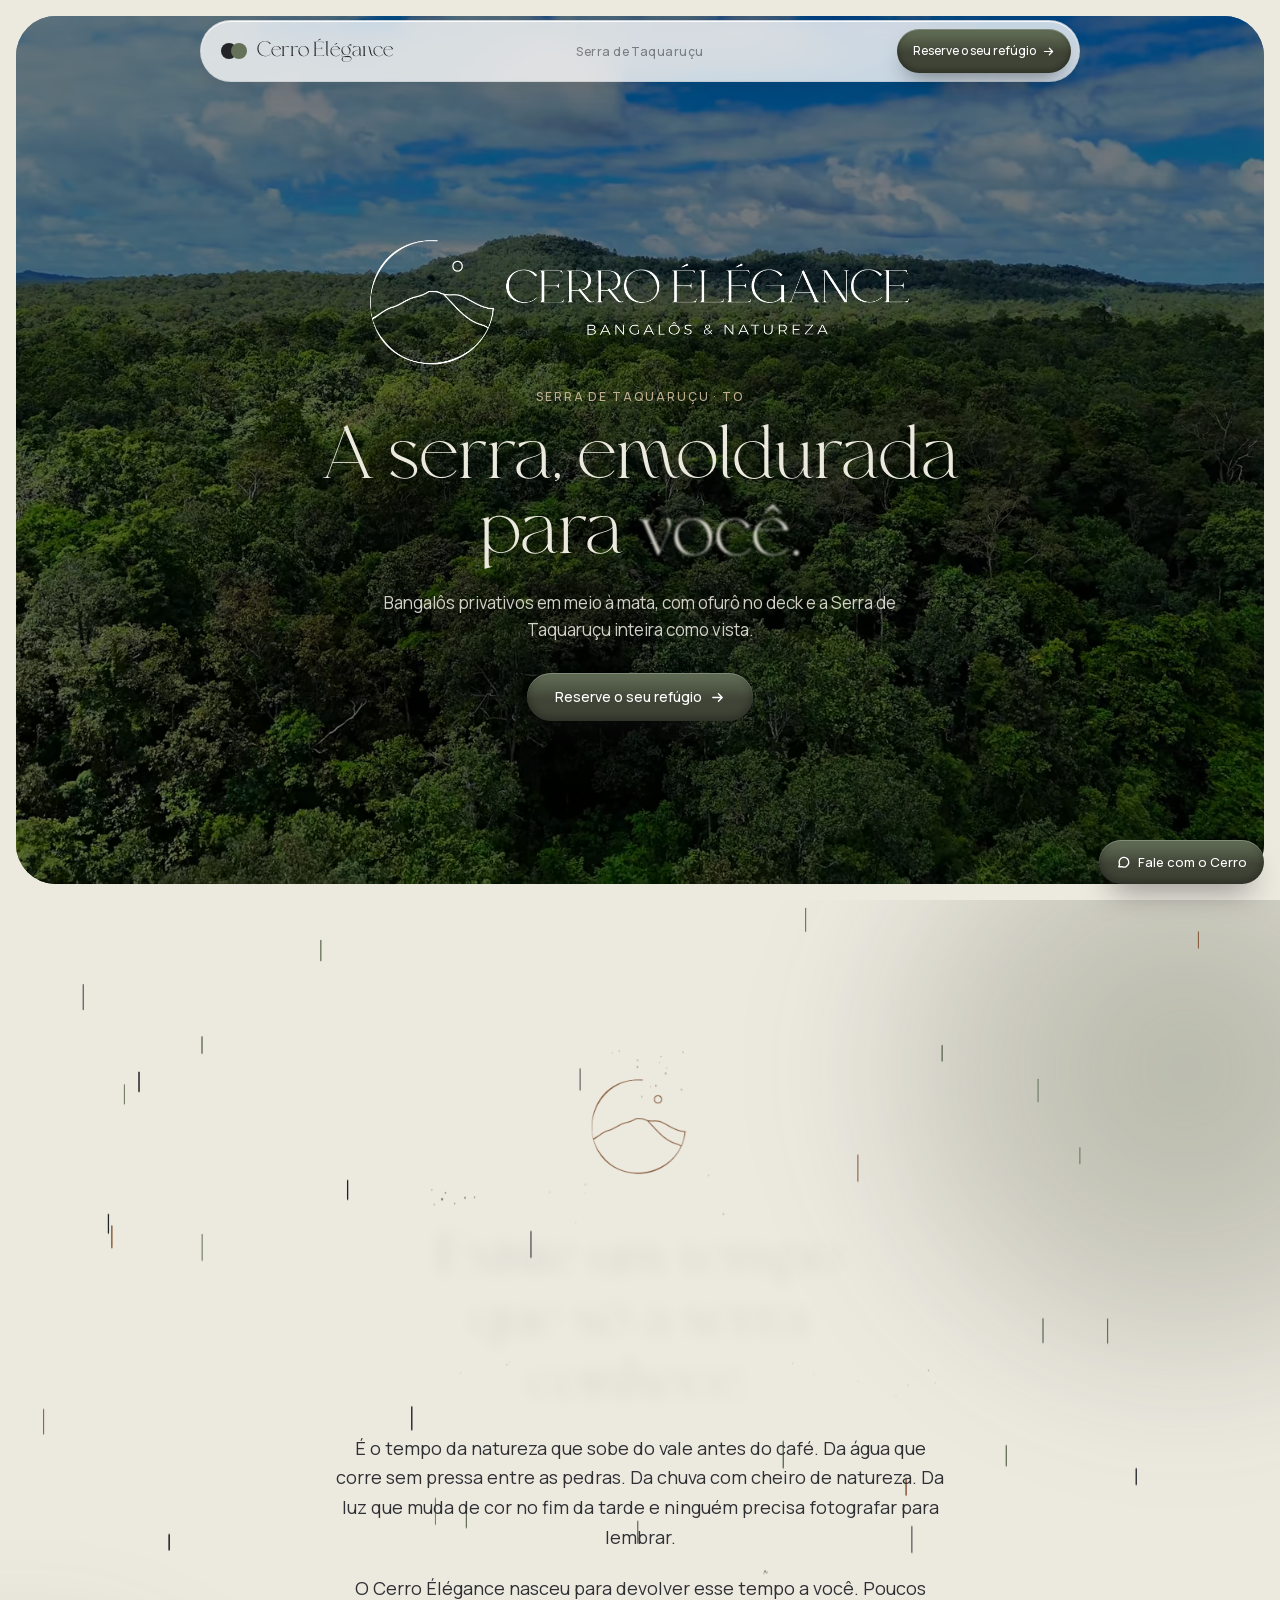
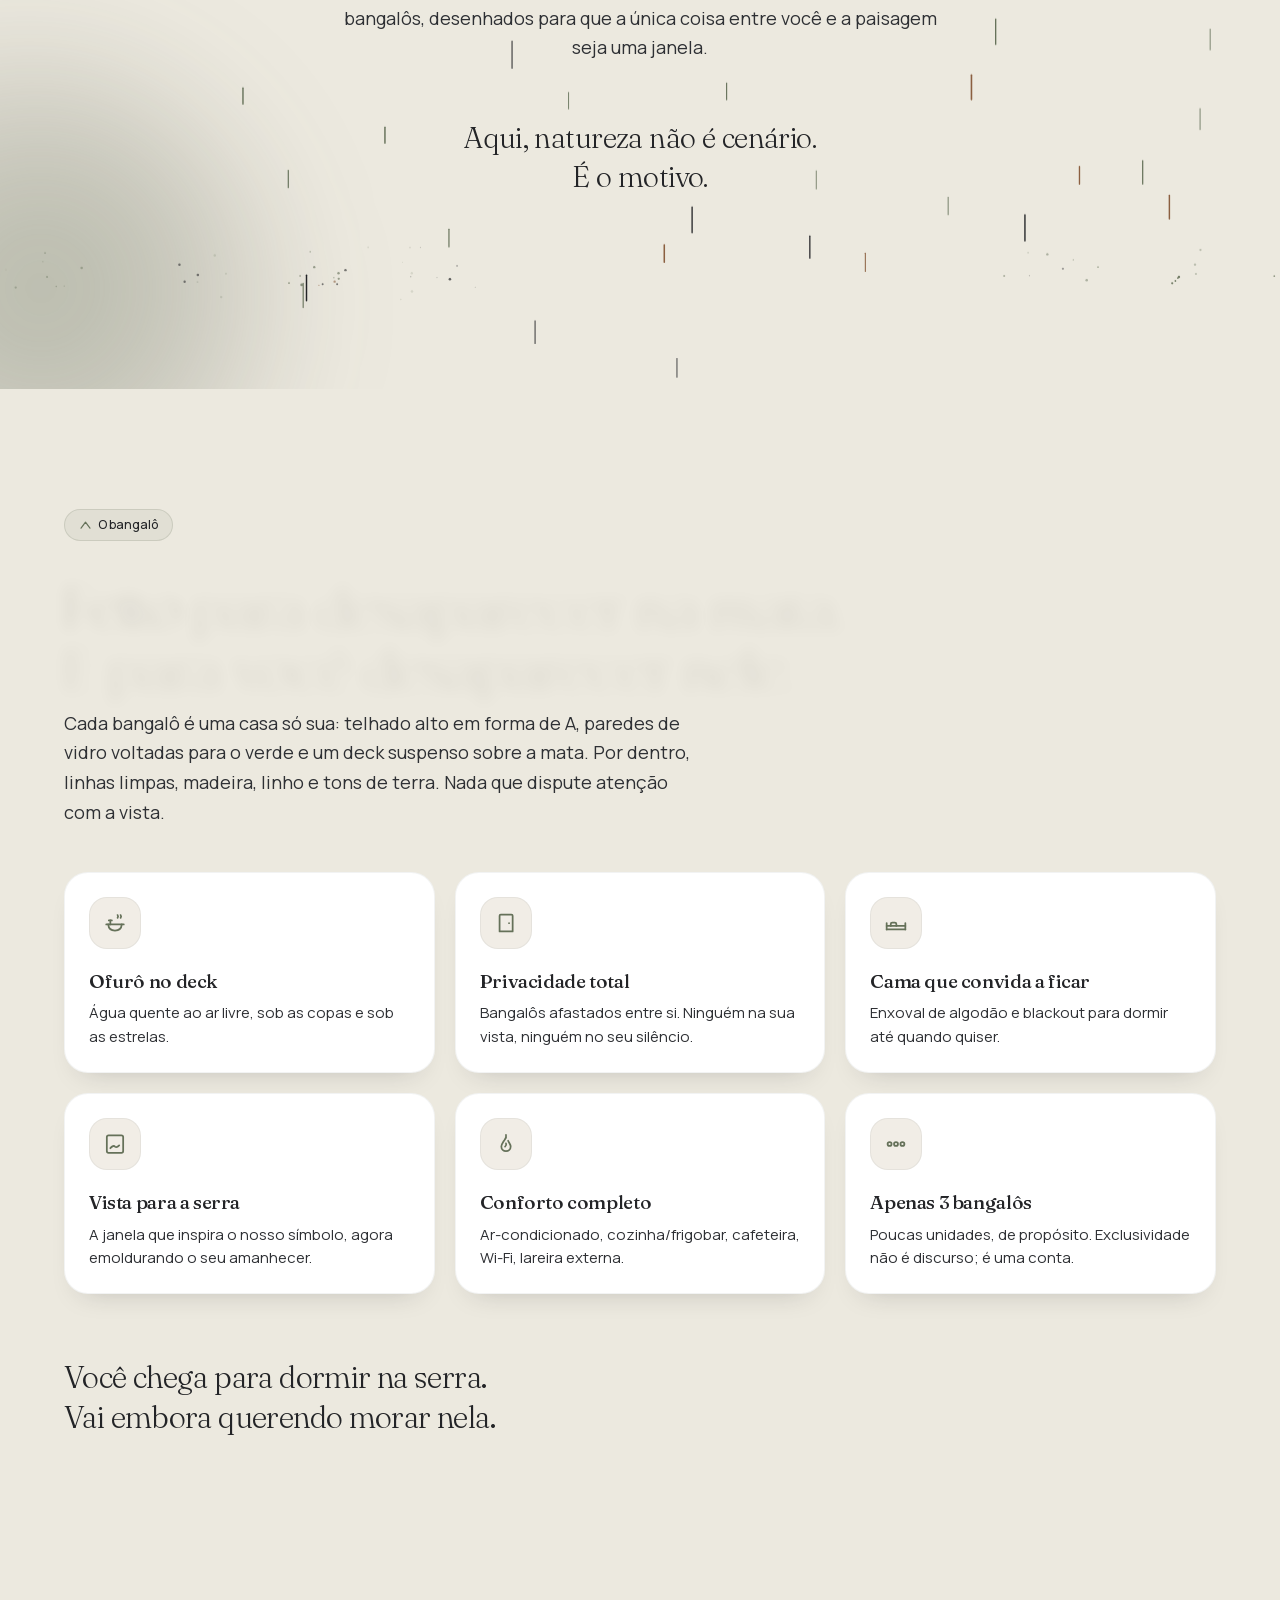
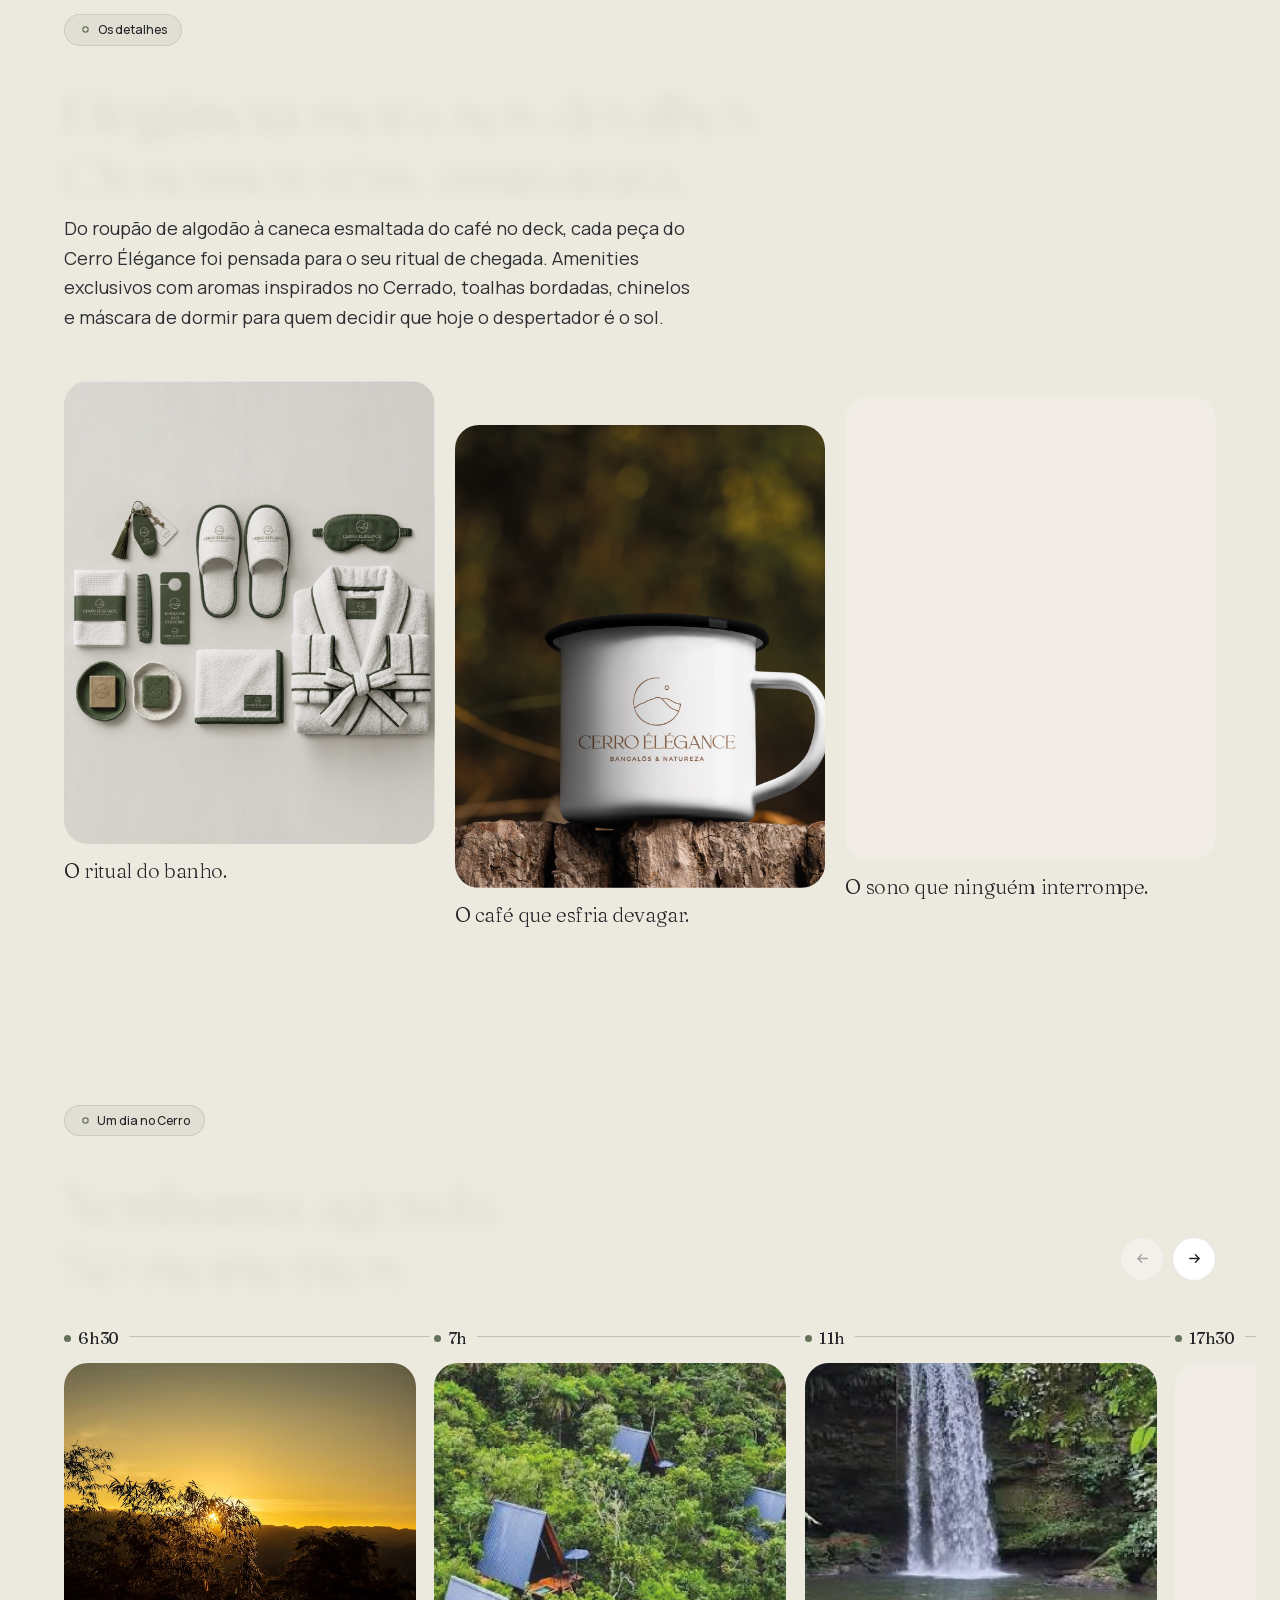
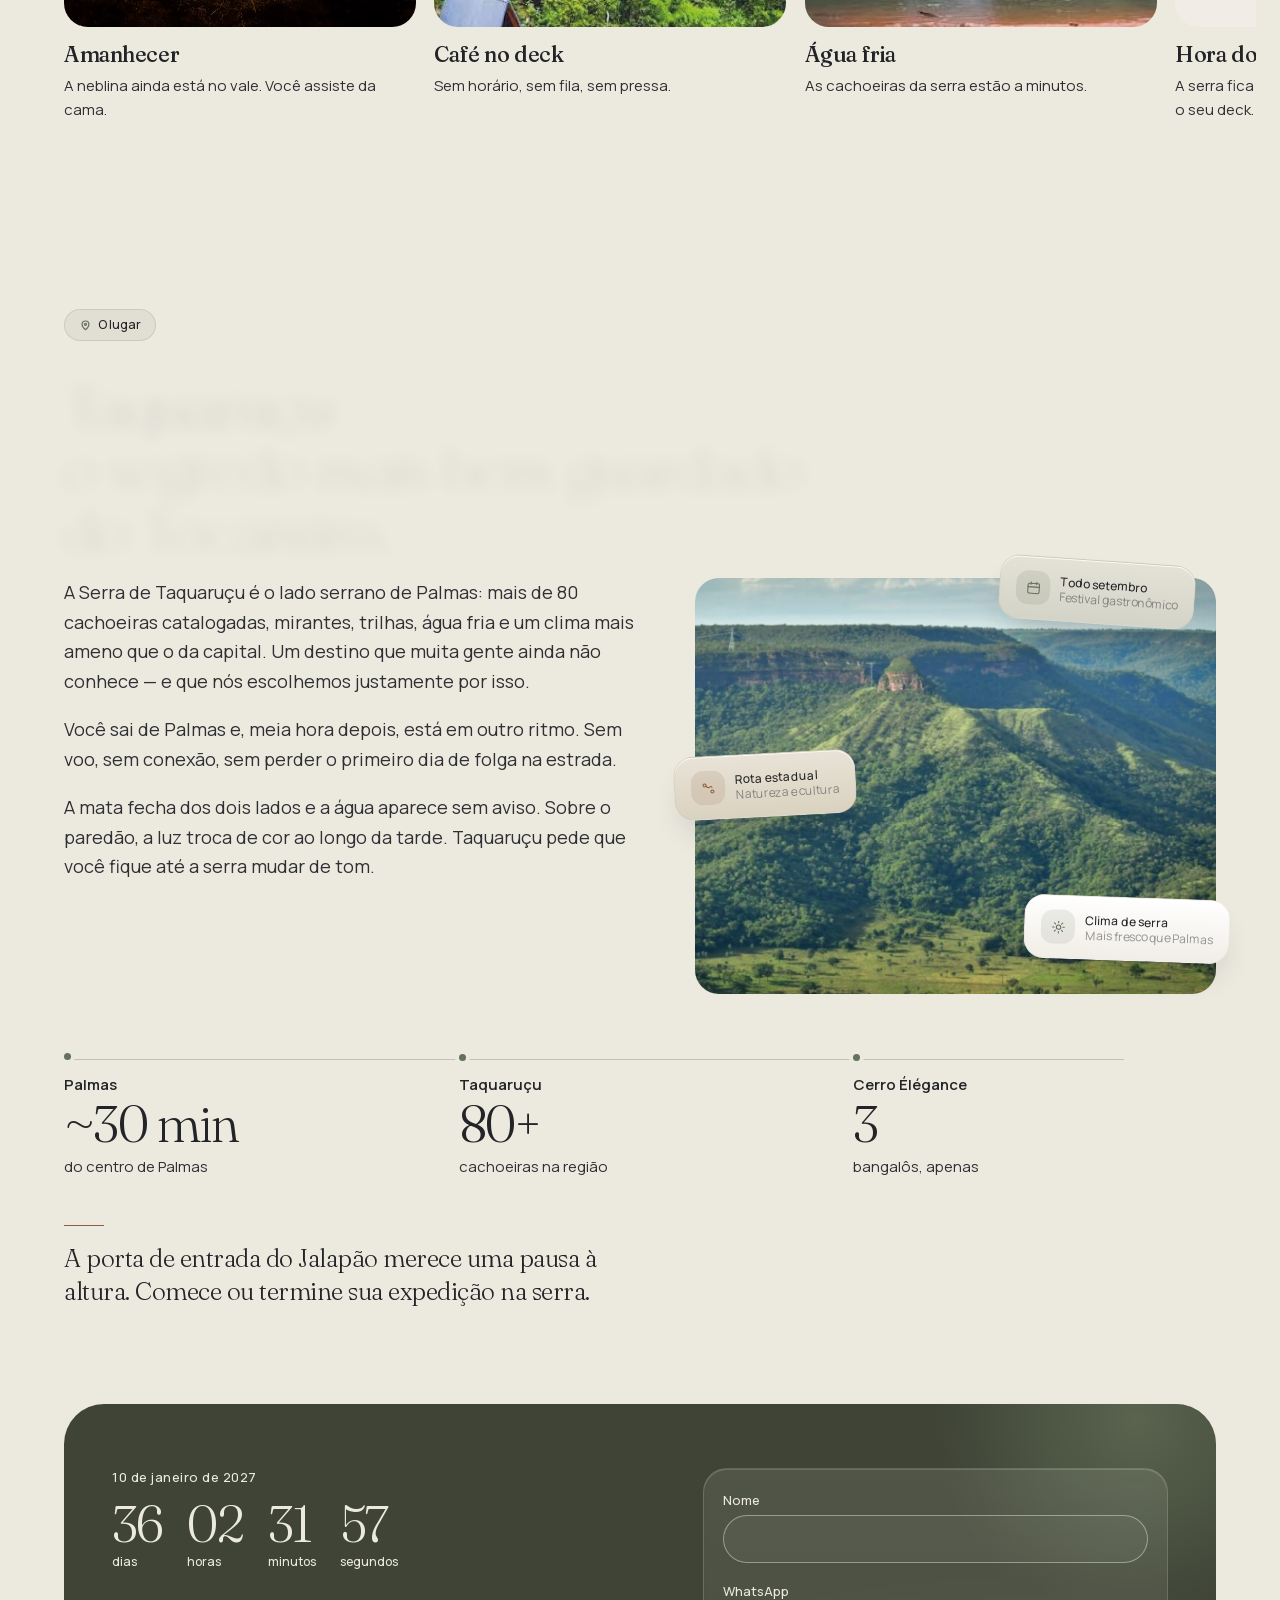
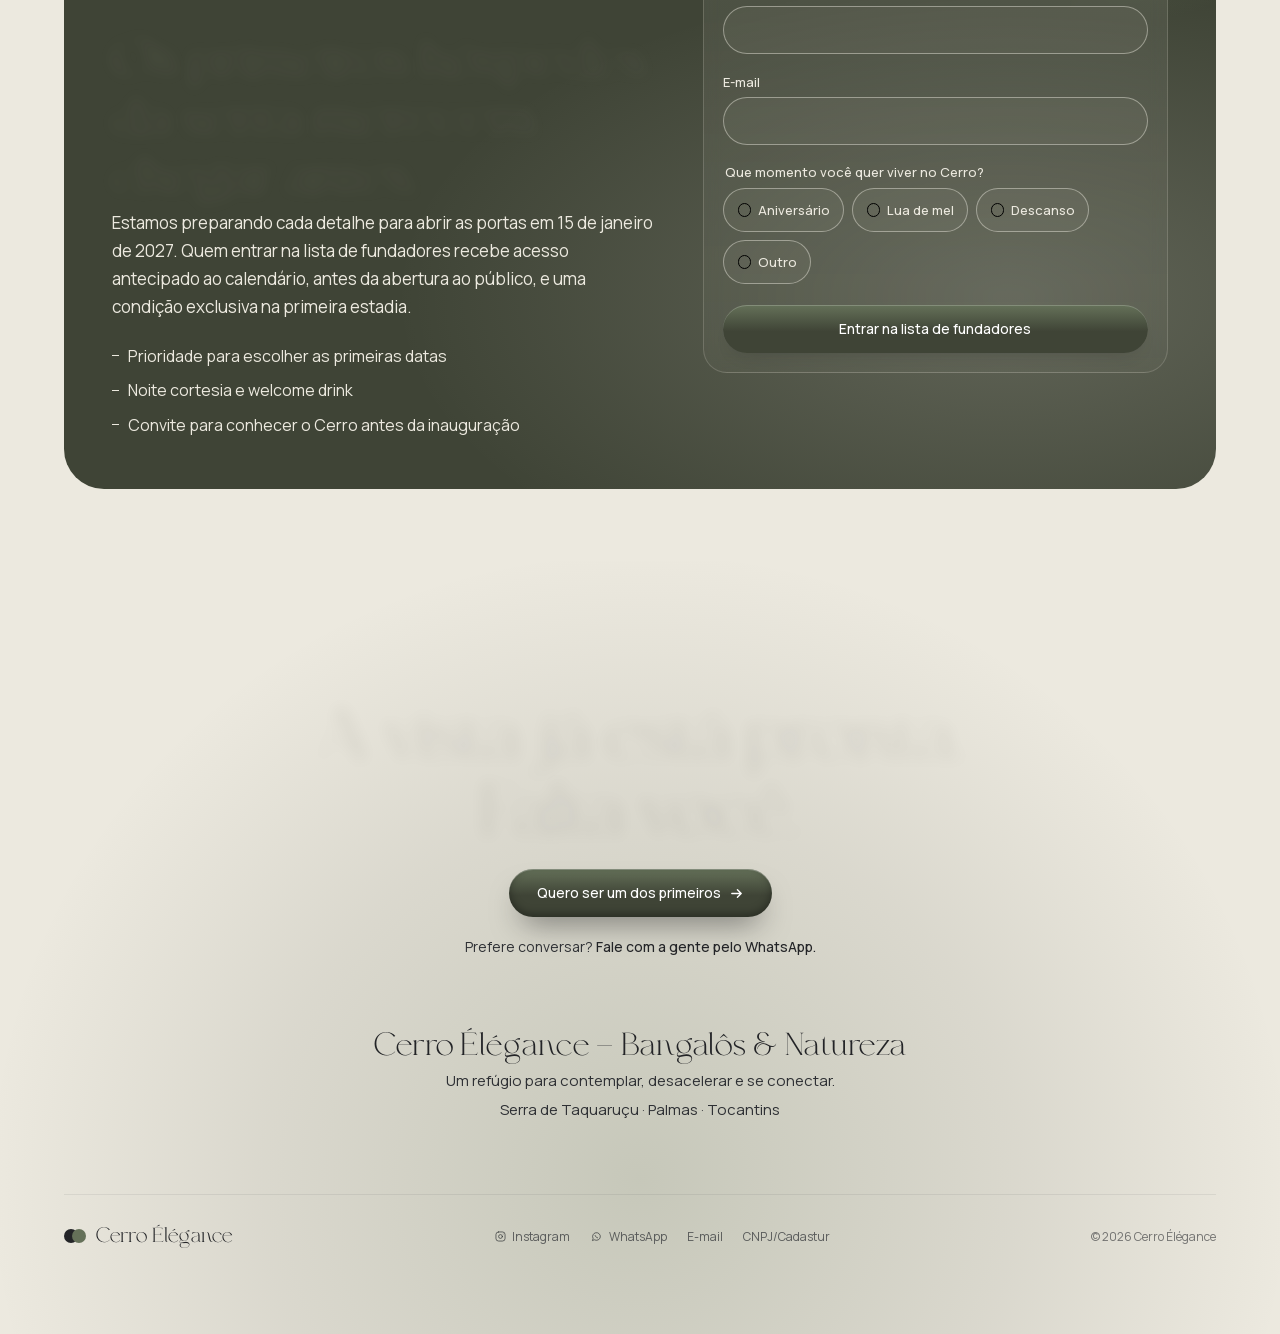
<file: index.html>
<!DOCTYPE html>
<html lang="pt-BR">
<head>
  <meta charset="utf-8">
  <meta name="viewport" content="width=device-width, initial-scale=1">
  <title>Cerro Élégance — A serra, emoldurada para você</title>
  <meta name="description" content="Bangalôs privativos em meio à mata, com ofurô no deck e a Serra de Taquaruçu inteira como vista.">
  <meta name="theme-color" content="#ECE9DF">
  <meta property="og:title" content="Cerro Élégance — A serra, emoldurada para você">
  <meta property="og:description" content="Bangalôs privativos em meio à mata, com ofurô no deck e a Serra de Taquaruçu inteira como vista.">
  <meta property="og:type" content="website">
  <meta property="og:image" content="assets/hero/og-cerro.jpg">
  <meta property="og:image:type" content="image/jpeg">
  <meta property="og:image:width" content="1280">
  <meta property="og:image:height" content="720">
  <meta property="og:image:alt" content="Cerro Élégance sobre a Serra de Taquaruçu">
  <meta name="twitter:card" content="summary_large_image">
  <meta name="twitter:image" content="assets/hero/og-cerro.jpg">
  <link rel="stylesheet" href="design-system/tokens.css">
  <link rel="stylesheet" href="design-system/assets/overview/assets/fonts.googleapis.com/css2__qf7d38554.css">
  <link rel="stylesheet" href="design-system/assets/overview/assets/fonts.googleapis.com/css2__qed4d15e6.css">
  <link rel="stylesheet" href="design-system/assets/overview/assets/fonts.googleapis.com/css2__q409fcde3.css">
  <link rel="stylesheet" href="css/styles.css">
</head>
<body>
  <a class="skip" href="#conteudo">Ir para o conteúdo</a>

  <header id="nav" class="nav">
    <div id="navCapsule" class="nav-capsule">
      <a class="brand" href="#topo">
        <span class="brand-mark" aria-hidden="true">
          <span></span>
          <span></span>
        </span>
        <span class="brand-name">Cerro Élégance</span>
      </a>
      <p class="nav-place">Serra de Taquaruçu</p>
      <a class="btn nav-cta" href="#reserva">
        Reserve o seu refúgio
        <svg viewBox="0 0 16 16" width="13" height="13" aria-hidden="true">
          <path d="M3 8h10M9 4l4 4-4 4" fill="none" stroke="currentColor" stroke-width="1.5" stroke-linecap="round" stroke-linejoin="round"/>
        </svg>
      </a>
    </div>
  </header>

  <div class="frame">
    <div class="shell">
      <section class="hero" id="topo" aria-label="Cerro Élégance">
        <div class="hero-media">
          <video class="hero-video" autoplay muted loop playsinline preload="auto"
                 poster="assets/hero/hero-floresta-poster.webp"
                 aria-hidden="true">
            <source src="assets/hero/hero-floresta.webm" type='video/webm; codecs="av01.0.08M.10"'>
            <source src="assets/hero/hero-floresta.mp4" type="video/mp4">
          </video>
          <div class="hero-veil" aria-hidden="true"></div>
        </div>

        <div class="hero-copy" id="conteudo">
          <img class="hero-logo" src="assets/brand/logo-branca.png" width="1024" height="247" alt="Cerro Élégance. Bangalôs e natureza.">
          <p class="eyebrow">Serra de Taquaruçu · TO</p>
          <h1 class="scroll-reveal">A serra, emoldurada para você.</h1>
          <p class="lead">Bangalôs privativos em meio à mata, com ofurô no deck e a Serra de Taquaruçu inteira como vista.</p>
          <a class="btn" id="reserva" href="#reserva">
            Reserve o seu refúgio
            <svg viewBox="0 0 16 16" width="15" height="15" aria-hidden="true">
              <path d="M3 8h10M9 4l4 4-4 4" fill="none" stroke="currentColor" stroke-width="1.5" stroke-linecap="round" stroke-linejoin="round"/>
            </svg>
          </a>
        </div>
      </section>
    </div>
  </div>

  <section class="tempo" id="tempo" aria-labelledby="tempo-title">
    <div class="tempo-bloom tempo-bloom-a" data-bloom aria-hidden="true"></div>
    <div class="tempo-bloom tempo-bloom-b" data-bloom aria-hidden="true"></div>
    <canvas class="tempo-rain" id="tempoRain" aria-hidden="true"></canvas>
    <div class="tempo-copy">
      <img class="tempo-mark" src="assets/brand/simbolo.png" width="248" height="246" alt="" data-rise>
      <h2 id="tempo-title" class="scroll-reveal" data-rise>Existe um tempo que só a serra conhece.</h2>
      <p data-rise>É o tempo da natureza que sobe do vale antes do café. Da água que corre sem pressa entre as pedras. Da chuva com cheiro de natureza. Da luz que muda de cor no fim da tarde e ninguém precisa fotografar para lembrar.</p>
      <p data-rise>O Cerro Élégance nasceu para devolver esse tempo a você. Poucos bangalôs, desenhados para que a única coisa entre você e a paisagem seja uma janela.</p>
      <p class="tempo-close" data-rise>Aqui, natureza não é cenário.<br>É o motivo.</p>
    </div>
  </section>

  <section class="bangalo" id="bangalo" aria-labelledby="bangalo-title" data-reveal>
    <div class="bangalo-inner">
      <p class="bangalo-kicker">
        <svg viewBox="0 0 16 16" width="13" height="13" aria-hidden="true">
          <path d="M2.5 12.5 8 5.2l5.5 7.3" fill="none" stroke="currentColor" stroke-width="1.5" stroke-linecap="round" stroke-linejoin="round"/>
        </svg>
        O bangalô
      </p>
      <h2 id="bangalo-title" class="scroll-reveal">Feito para desaparecer na mata.<br class="bangalo-break"> E para você desaparecer nele.</h2>
      <p class="bangalo-lead">Cada bangalô é uma casa só sua: telhado alto em forma de A, paredes de vidro voltadas para o verde e um deck suspenso sobre a mata. Por dentro, linhas limpas, madeira, linho e tons de terra. Nada que dispute atenção com a vista.</p>
      <ul class="bangalo-grid">
        <li>
          <span class="bangalo-icon" aria-hidden="true">
            <svg viewBox="0 0 24 24" width="28" height="28">
              <path d="M4.5 13.2h15"/>
              <path d="M6.2 13.2c.3 3.5 2.6 5.3 5.8 5.3s5.5-1.8 5.8-5.3"/>
              <path d="M8 13.2V9.8"/>
              <path d="M6.7 9.8h2.6"/>
              <path d="M14.2 7.6c.6-.8.6-1.6 0-2.4"/>
              <path d="M16.8 7.6c.6-.8.6-1.6 0-2.4"/>
            </svg>
          </span>
          <h3>Ofurô no deck</h3>
          <p>Água quente ao ar livre, sob as copas e sob as estrelas.</p>
        </li>
        <li>
          <span class="bangalo-icon" aria-hidden="true">
            <svg viewBox="0 0 24 24" width="28" height="28">
              <path d="M7.5 4.8h9.2c.6 0 1 .4 1 1V19.2H6.5V5.8c0-.6.4-1 1-1z"/>
              <path d="M14.6 12.2h.01"/>
            </svg>
          </span>
          <h3>Privacidade total</h3>
          <p>Bangalôs afastados entre si. Ninguém na sua vista, ninguém no seu silêncio.</p>
        </li>
        <li>
          <span class="bangalo-icon" aria-hidden="true">
            <svg viewBox="0 0 24 24" width="28" height="28">
              <path d="M4 17.5V12"/>
              <path d="M20 17.5V12"/>
              <path d="M4 14.5h16"/>
              <path d="M4 17.5h16"/>
              <path d="M7.5 14.5v-1.6c0-.7.6-1.3 1.3-1.3h2.2c.7 0 1.3.6 1.3 1.3v1.6"/>
            </svg>
          </span>
          <h3>Cama que convida a ficar</h3>
          <p>Enxoval de algodão e blackout para dormir até quando quiser.</p>
        </li>
        <li>
          <span class="bangalo-icon" aria-hidden="true">
            <svg viewBox="0 0 24 24" width="28" height="28">
              <rect x="5" y="4.5" width="14" height="15" rx="1.5"/>
              <path d="M8 15.6c1.6-1.8 3-2.4 4-1.4.9.8 2.2.5 3.6-1"/>
            </svg>
          </span>
          <h3>Vista para a serra</h3>
          <p>A janela que inspira o nosso símbolo, agora emoldurando o seu amanhecer.</p>
        </li>
        <li>
          <span class="bangalo-icon" aria-hidden="true">
            <svg viewBox="0 0 24 24" width="28" height="28">
              <path d="M12 4.2c.8 2.6-1 3.8-2 5.4-1.1 1.7-2 2.8-2 4.6a4 4 0 0 0 8 0c0-2-1.4-3.2-2.2-5"/>
              <path d="M12 11.4c.5 1.1 0 2.1-.8 2.8"/>
            </svg>
          </span>
          <h3>Conforto completo</h3>
          <p>Ar-condicionado, cozinha/frigobar, cafeteira, Wi-Fi, lareira externa.</p>
        </li>
        <li>
          <span class="bangalo-icon" aria-hidden="true">
            <svg viewBox="0 0 24 24" width="28" height="28">
              <circle cx="6.5" cy="12" r="1.7"/>
              <circle cx="12" cy="12" r="1.7"/>
              <circle cx="17.5" cy="12" r="1.7"/>
            </svg>
          </span>
          <h3>Apenas 3 bangalôs</h3>
          <p>Poucas unidades, de propósito. Exclusividade não é discurso; é uma conta.</p>
        </li>
      </ul>
      <p class="bangalo-bridge">Você chega para dormir na serra.<br>Vai embora querendo morar nela.</p>
    </div>
  </section>

  <section class="detalhes" id="detalhes" aria-labelledby="detalhes-title" data-reveal>
    <div class="detalhes-inner">
      <p class="detalhes-kicker">
        <svg viewBox="0 0 16 16" width="13" height="13" aria-hidden="true">
          <circle cx="8" cy="8" r="3.25"/>
        </svg>
        Os detalhes
      </p>
      <h2 id="detalhes-title" class="scroll-reveal">Elegância mora nos detalhes.<br class="detalhes-break"> Os nossos têm assinatura.</h2>
      <p class="detalhes-lead">Do roupão de algodão à caneca esmaltada do café no deck, cada peça do Cerro Élégance foi pensada para o seu ritual de chegada. Amenities exclusivos com aromas inspirados no Cerrado, toalhas bordadas, chinelos e máscara de dormir para quem decidir que hoje o despertador é o sol.</p>
      <div class="detalhes-gallery">
        <figure>
          <img src="assets/detalhes/ritual-do-banho.jpg" width="1200" height="1500" alt="Roupão de algodão, chinelos, máscara de dormir, toalhas e amenities com a marca Cerro Élégance." loading="lazy" decoding="async">
          <figcaption>O ritual do banho.</figcaption>
        </figure>
        <figure>
          <img src="assets/detalhes/cafe-na-mata.jpg" width="1200" height="1500" alt="Caneca esmaltada branca com a marca Cerro Élégance, sobre um tronco, com a mata ao fundo." loading="lazy" decoding="async">
          <figcaption>O café que esfria devagar.</figcaption>
        </figure>
        <figure>
          <img src="assets/detalhes/sono.jpg" width="1200" height="1500" alt="Aviso de porta do Cerro Élégance pendurado na maçaneta, para ninguém interromper o sono." loading="lazy" decoding="async">
          <figcaption>O sono que ninguém interrompe.</figcaption>
        </figure>
      </div>
    </div>
  </section>

  <section class="dia" id="dia" aria-labelledby="dia-title" data-reveal>
    <div class="dia-inner">
      <div class="dia-head">
        <div>
          <p class="dia-kicker">
            <svg viewBox="0 0 16 16" width="13" height="13" aria-hidden="true">
              <circle cx="8" cy="8" r="3.25"/>
            </svg>
            Um dia no Cerro
          </p>
          <h2 id="dia-title" class="scroll-reveal">Nenhuma agenda.<br>Só momentos.</h2>
        </div>
        <div class="dia-nav">
          <button type="button" class="dia-prev" aria-label="Momento anterior">
            <svg viewBox="0 0 16 16" width="15" height="15" aria-hidden="true">
              <path d="M13 8H3M7 4 3 8l4 4" fill="none" stroke="currentColor" stroke-width="1.5" stroke-linecap="round" stroke-linejoin="round"/>
            </svg>
          </button>
          <button type="button" class="dia-next" aria-label="Próximo momento">
            <svg viewBox="0 0 16 16" width="15" height="15" aria-hidden="true">
              <path d="M3 8h10M9 4l4 4-4 4" fill="none" stroke="currentColor" stroke-width="1.5" stroke-linecap="round" stroke-linejoin="round"/>
            </svg>
          </button>
        </div>
      </div>
      <div class="dia-scroll" tabindex="0" aria-label="Momentos do dia. Role para o lado.">
        <ol class="dia-track">
          <li>
            <p class="dia-time">6h30</p>
            <img src="assets/dia/amanhecer.jpg" width="1600" height="613" alt="Vale verde e enevoado da serra, com a mata descendo até o campo." loading="lazy" decoding="async">
            <h3>Amanhecer</h3>
            <p>A neblina ainda está no vale. Você assiste da cama.</p>
          </li>
          <li>
            <p class="dia-time">7h</p>
            <img src="assets/dia/cafe-deck.jpg" width="1265" height="1400" alt="Bangalôs de telhado em A espalhados na mata, cada um no seu canto." loading="lazy" decoding="async">
            <h3>Café no deck</h3>
            <p>Sem horário, sem fila, sem pressa.</p>
          </li>
          <li>
            <p class="dia-time">11h</p>
            <img src="assets/dia/agua-fria.jpg" width="1309" height="1400" alt="Cachoeira caindo num poço cercado de mata." loading="lazy" decoding="async">
            <h3>Água fria</h3>
            <p>As cachoeiras da serra estão a minutos.</p>
          </li>
          <li>
            <p class="dia-time">17h30</p>
            <img class="dia-serra" src="assets/dia/hora-dourada.jpg" width="1400" height="875" alt="Vista da serra, com o paredão e o vale coberto de mata." loading="lazy" decoding="async">
            <h3>Hora dourada</h3>
            <p>A serra fica cor de cobre. O melhor lugar para ver é o seu deck.</p>
          </li>
          <li>
            <p class="dia-time">21h</p>
            <img src="assets/dia/ofuro.jpg" width="1324" height="1400" alt="Bangalô com ofurô no deck de madeira, suspenso sobre a mata." loading="lazy" decoding="async">
            <h3>Ofurô e estrelas</h3>
            <p>Longe da cidade, o céu volta a ser céu.</p>
          </li>
        </ol>
      </div>
    </div>
  </section>

  <section class="lugar" id="lugar" aria-labelledby="lugar-title" data-reveal>
    <div class="lugar-inner">
      <p class="lugar-kicker">
        <svg viewBox="0 0 16 16" width="13" height="13" aria-hidden="true">
          <path d="M8 14.4s4.2-3.6 4.2-6.5a4.2 4.2 0 1 0-8.4 0c0 2.9 4.2 6.5 4.2 6.5z"/>
          <circle cx="8" cy="7.7" r="1.25"/>
        </svg>
        O lugar
      </p>
      <h2 id="lugar-title" class="scroll-reveal">Taquaruçu:<br>o segredo mais bem guardado do Tocantins.</h2>
      <div class="lugar-corpo">
        <div class="lugar-copy">
          <p>A Serra de Taquaruçu é o lado serrano de Palmas: mais de 80 cachoeiras catalogadas, mirantes, trilhas, água fria e um clima mais ameno que o da capital. Um destino que muita gente ainda não conhece — e que nós escolhemos justamente por isso.</p>
          <p>Você sai de Palmas e, meia hora depois, está em outro ritmo. Sem voo, sem conexão, sem perder o primeiro dia de folga na estrada.</p>
          <p>A mata fecha dos dois lados e a água aparece sem aviso. Sobre o paredão, a luz troca de cor ao longo da tarde. Taquaruçu pede que você fique até a serra mudar de tom.</p>
        </div>
        <figure class="lugar-foto">
          <img src="assets/dia/hora-dourada.jpg" width="1400" height="875" alt="Vista aérea do chapadão da Serra de Taquaruçu, com o paredão e o vale coberto de mata." loading="lazy" decoding="async">
          <ul class="lugar-selos">
            <li class="lugar-selo lugar-selo-festa">
              <span class="lugar-selo-ico" aria-hidden="true">
                <svg viewBox="0 0 24 24" width="17" height="17">
                  <rect x="4" y="5.5" width="16" height="14" rx="2"/>
                  <path d="M4 10.5h16M8 3.5v3.5M16 3.5v3.5"/>
                </svg>
              </span>
              <span class="lugar-selo-texto">
                <strong>Todo setembro</strong>
                <span>Festival gastronômico</span>
              </span>
            </li>
            <li class="lugar-selo lugar-selo-rota">
              <span class="lugar-selo-ico" aria-hidden="true">
                <svg viewBox="0 0 24 24" width="17" height="17">
                  <circle cx="6.5" cy="7.5" r="2.1"/>
                  <circle cx="17.2" cy="16.5" r="2.1"/>
                  <path d="M8.4 8.6c1.8 2.4 3.2 2.8 5.2 1.6 1.5-.9 2.4-1 3.2.4"/>
                </svg>
              </span>
              <span class="lugar-selo-texto">
                <strong>Rota estadual</strong>
                <span>Natureza e cultura</span>
              </span>
            </li>
            <li class="lugar-selo lugar-selo-clima">
              <span class="lugar-selo-ico" aria-hidden="true">
                <svg viewBox="0 0 24 24" width="17" height="17">
                  <circle cx="12" cy="12" r="3.1"/>
                  <path d="M12 3.8v2.1M12 18.1v2.1M3.8 12h2.1M18.1 12h2.1M6.2 6.2l1.5 1.5M16.3 16.3l1.5 1.5M17.8 6.2l-1.5 1.5M7.7 16.3l-1.5 1.5"/>
                </svg>
              </span>
              <span class="lugar-selo-texto">
                <strong>Clima de serra</strong>
                <span>Mais fresco que Palmas</span>
              </span>
            </li>
          </ul>
        </figure>
      </div>
      <ol class="lugar-rota" aria-label="De Palmas ao Cerro Élégance">
        <li>
          <span class="lugar-ponto" aria-hidden="true"></span>
          <p class="lugar-nome">Palmas</p>
          <p class="lugar-num">~30 min</p>
          <p class="lugar-nota">do centro de Palmas</p>
        </li>
        <li>
          <span class="lugar-ponto" aria-hidden="true"></span>
          <p class="lugar-nome">Taquaruçu</p>
          <p class="lugar-num">80+</p>
          <p class="lugar-nota">cachoeiras na região</p>
        </li>
        <li>
          <span class="lugar-ponto" aria-hidden="true"></span>
          <p class="lugar-nome">Cerro Élégance</p>
          <p class="lugar-num">3</p>
          <p class="lugar-nota">bangalôs, apenas</p>
        </li>
      </ol>
      <p class="lugar-fora">A porta de entrada do Jalapão merece uma pausa à altura. Comece ou termine sua expedição na serra.</p>
    </div>
  </section>

  <section class="fundadores" id="fundadores" aria-labelledby="fundadores-title" data-reveal>
    <div class="fundadores-shell">
      <div class="fundadores-grid">
        <div class="fundadores-lado">
        <div class="fundadores-contagem">
          <p class="fundadores-quando">10 de janeiro de 2027</p>
          <p class="fundadores-leitura" id="fundadores-leitura" aria-live="polite"></p>
          <div class="fundadores-relogio" aria-hidden="true">
            <p><span data-unit="days">00</span><span data-label="days">dias</span></p>
            <p><span data-unit="hours">00</span><span data-label="hours">horas</span></p>
            <p><span data-unit="minutes">00</span><span data-label="minutes">minutos</span></p>
            <p><span data-unit="seconds">00</span><span data-label="seconds">segundos</span></p>
          </div>
        </div>
        <div class="fundadores-copy">
          <h2 id="fundadores-title" class="scroll-reveal">Os primeiros hóspedes da serra merecem chegar antes.</h2>
          <p>Estamos preparando cada detalhe para abrir as portas em 15 de janeiro de 2027. Quem entrar na lista de fundadores recebe acesso antecipado ao calendário, antes da abertura ao público, e uma condição exclusiva na primeira estadia.</p>
          <ul>
            <li>Prioridade para escolher as primeiras datas</li>
            <li>Noite cortesia e welcome drink</li>
            <li>Convite para conhecer o Cerro antes da inauguração</li>
          </ul>
        </div>
        </div>
        <form class="fundadores-form" id="lista-fundadores" novalidate>
          <div class="fundadores-field">
            <label for="fundador-nome">Nome</label>
            <input id="fundador-nome" name="nome" type="text" autocomplete="name" required aria-describedby="fundador-nome-erro">
            <p class="fundadores-erro" id="fundador-nome-erro" hidden></p>
          </div>
          <div class="fundadores-field">
            <label for="fundador-whatsapp">WhatsApp</label>
            <input id="fundador-whatsapp" name="whatsapp" type="tel" inputmode="tel" autocomplete="tel" required aria-describedby="fundador-whatsapp-erro">
            <p class="fundadores-erro" id="fundador-whatsapp-erro" hidden></p>
          </div>
          <div class="fundadores-field">
            <label for="fundador-email">E-mail</label>
            <input id="fundador-email" name="email" type="email" autocomplete="email" required aria-describedby="fundador-email-erro">
            <p class="fundadores-erro" id="fundador-email-erro" hidden></p>
          </div>
          <fieldset class="fundadores-momento">
            <legend>Que momento você quer viver no Cerro?</legend>
            <div class="fundadores-opcoes">
              <label><input type="radio" name="momento" value="Aniversário" required> Aniversário</label>
              <label><input type="radio" name="momento" value="Lua de mel"> Lua de mel</label>
              <label><input type="radio" name="momento" value="Descanso"> Descanso</label>
              <label><input type="radio" name="momento" value="Outro"> Outro</label>
            </div>
            <p class="fundadores-erro" id="fundador-momento-erro" hidden></p>
          </fieldset>
          <div class="fundadores-field" id="fundador-outro-campo" hidden>
            <label for="fundador-outro">Qual momento?</label>
            <input id="fundador-outro" name="outro" type="text" maxlength="80" aria-describedby="fundador-outro-erro">
            <p class="fundadores-erro" id="fundador-outro-erro" hidden></p>
          </div>
          <button class="btn fundadores-enviar" type="submit">Entrar na lista de fundadores</button>
          <p class="fundadores-status" id="fundadores-status" role="status"></p>
        </form>
      </div>
    </div>
  </section>

  <footer class="fecho" id="fecho" data-reveal>
    <canvas class="fecho-petalas" id="fechoPetalas" aria-hidden="true"></canvas>
    <div class="fecho-bloom" aria-hidden="true"></div>
    <div class="fecho-cta">
      <h2 id="fecho-title" class="scroll-reveal">A vista já está pronta.<br>Falta você.</h2>
      <a class="btn fecho-pre" href="#fundadores">
        Quero ser um dos primeiros
        <svg viewBox="0 0 16 16" width="15" height="15" aria-hidden="true">
          <path d="M3 8h10M9 4l4 4-4 4" fill="none" stroke="currentColor" stroke-width="1.5" stroke-linecap="round" stroke-linejoin="round"/>
        </svg>
      </a>
      <a class="btn fecho-pos" href="#reserva" hidden>
        Reserve o seu refúgio
        <svg viewBox="0 0 16 16" width="15" height="15" aria-hidden="true">
          <path d="M3 8h10M9 4l4 4-4 4" fill="none" stroke="currentColor" stroke-width="1.5" stroke-linecap="round" stroke-linejoin="round"/>
        </svg>
      </a>
      <p class="fecho-linha">Prefere conversar? <a class="fecho-zap" data-contato="whatsapp">Fale com a gente pelo WhatsApp.</a></p>
    </div>
    <div class="fecho-identidade">
      <p class="fecho-nome">Cerro Élégance — Bangalôs &amp; Natureza</p>
      <p>Um refúgio para contemplar, desacelerar e se conectar.</p>
      <p>Serra de Taquaruçu · Palmas · Tocantins</p>
    </div>
    <div class="fecho-bar">
      <a class="fecho-brand" href="#topo">
        <span class="brand-mark fecho-mark" aria-hidden="true"><span></span><span></span></span>
        Cerro Élégance
      </a>
      <nav class="fecho-nav" aria-label="Contato">
        <a data-contato="instagram">
          <svg viewBox="0 0 16 16" width="13" height="13" aria-hidden="true">
            <rect x="2.4" y="2.4" width="11.2" height="11.2" rx="3.2"/>
            <circle cx="8" cy="8" r="2.35"/>
            <circle class="dot" cx="11.25" cy="4.8" r="0.6"/>
          </svg>
          Instagram
        </a>
        <a data-contato="whatsapp">
          <svg viewBox="0 0 16 16" width="13" height="13" aria-hidden="true">
            <path d="M3.15 12.55 3.8 10.35a4.75 4.75 0 1 1 1.95 1.9z"/>
            <path d="M6.3 6.75c.15.65.65 1.35 1.2 1.9.5.5 1.2.9 1.85 1"/>
          </svg>
          WhatsApp
        </a>
        <a data-contato="email">E-mail</a>
        <span>CNPJ/Cadastur</span>
      </nav>
      <p class="fecho-copy">© 2026 Cerro Élégance</p>
    </div>
  </footer>

  <a class="zap" data-contato="whatsapp">
    <svg viewBox="0 0 16 16" width="15" height="15" aria-hidden="true">
      <path d="M3 12.5 3.8 10A5.2 5.2 0 1 1 6.2 12.4L3 12.5z" fill="none" stroke="currentColor" stroke-width="1.5" stroke-linejoin="round"/>
    </svg>
    Fale com o Cerro
  </a>

  <script src="design-system/assets/overview/assets/cdnjs.cloudflare.com/ajax/libs/gsap/3.12.2/gsap.min.js"></script>
  <script src="design-system/assets/overview/assets/cdnjs.cloudflare.com/ajax/libs/gsap/3.12.2/ScrollTrigger.min.js"></script>
  <script src="js/reveal.js"></script>
  <script src="js/hero.js"></script>
  <script src="js/tempo.js"></script>
  <script src="js/dia.js"></script>
  <script src="js/fundadores.js"></script>
  <script src="js/fecho.js"></script>
</body>
</html>
</file>
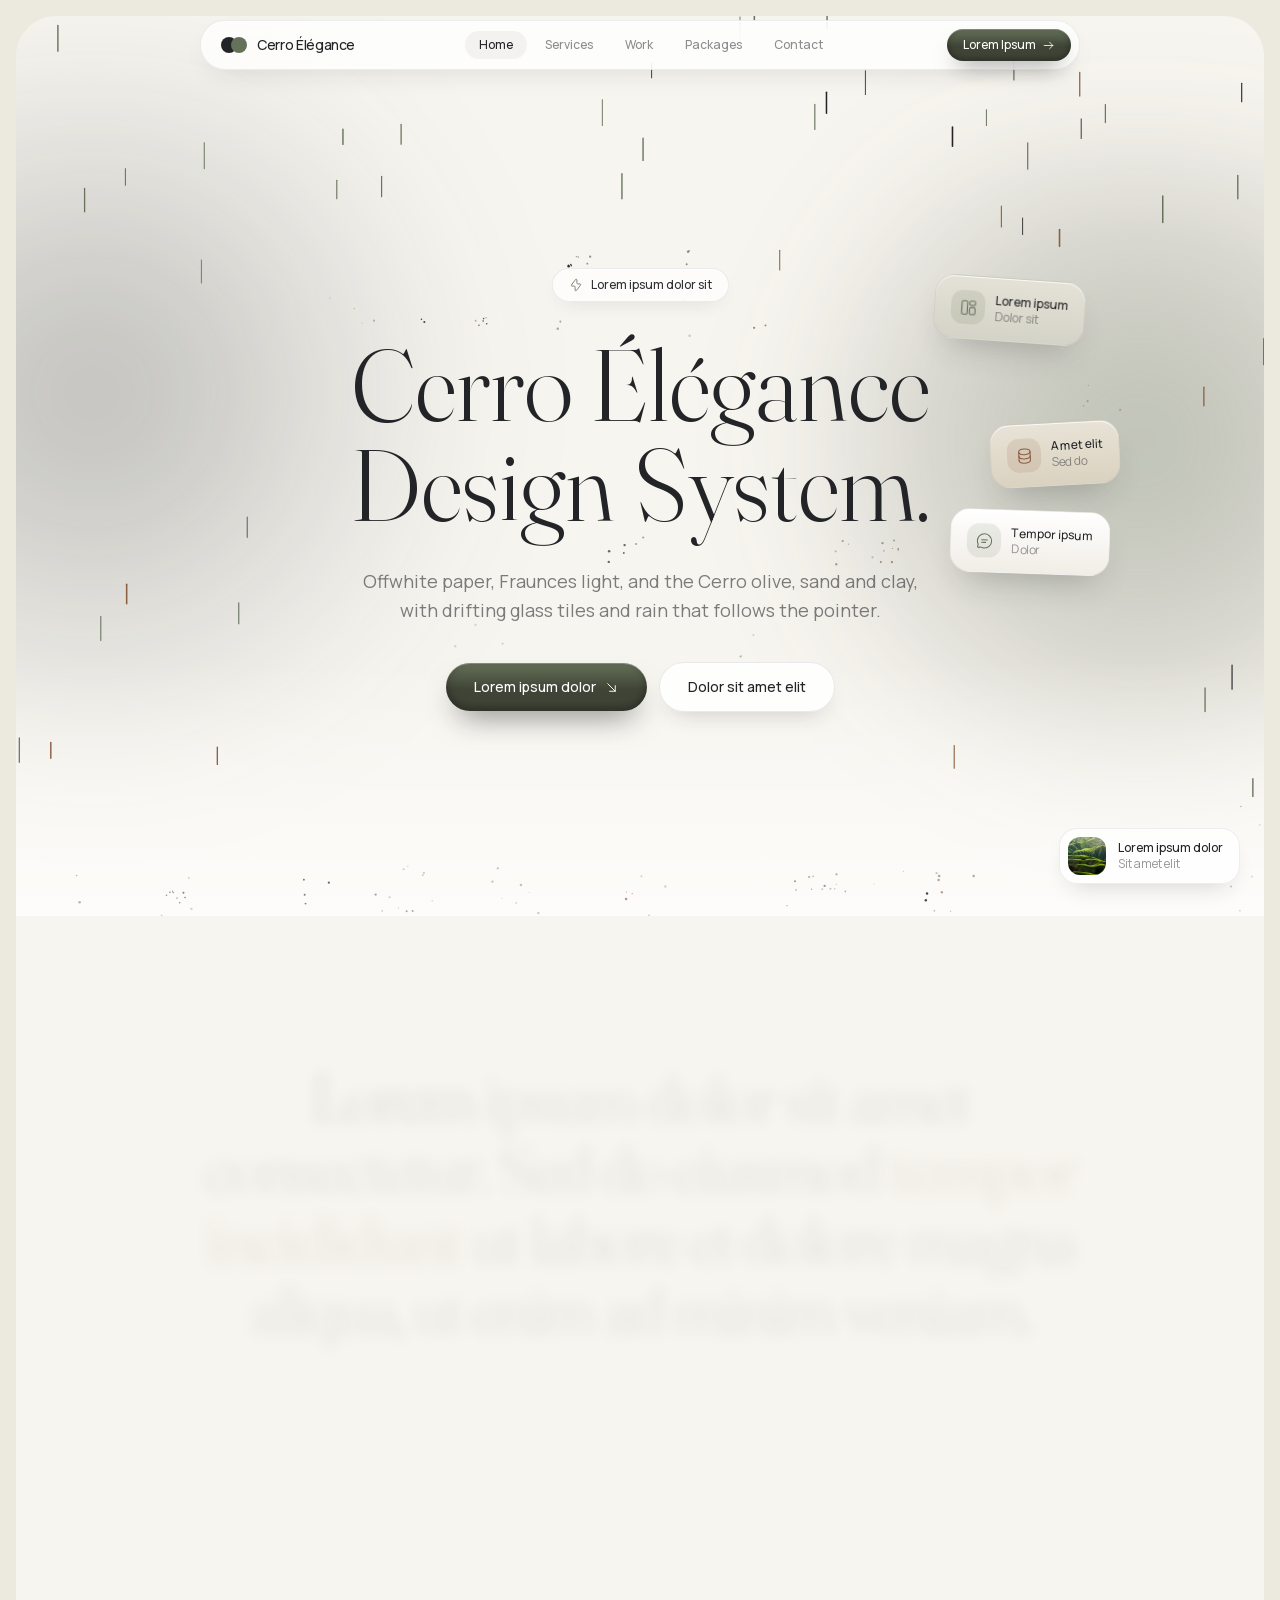
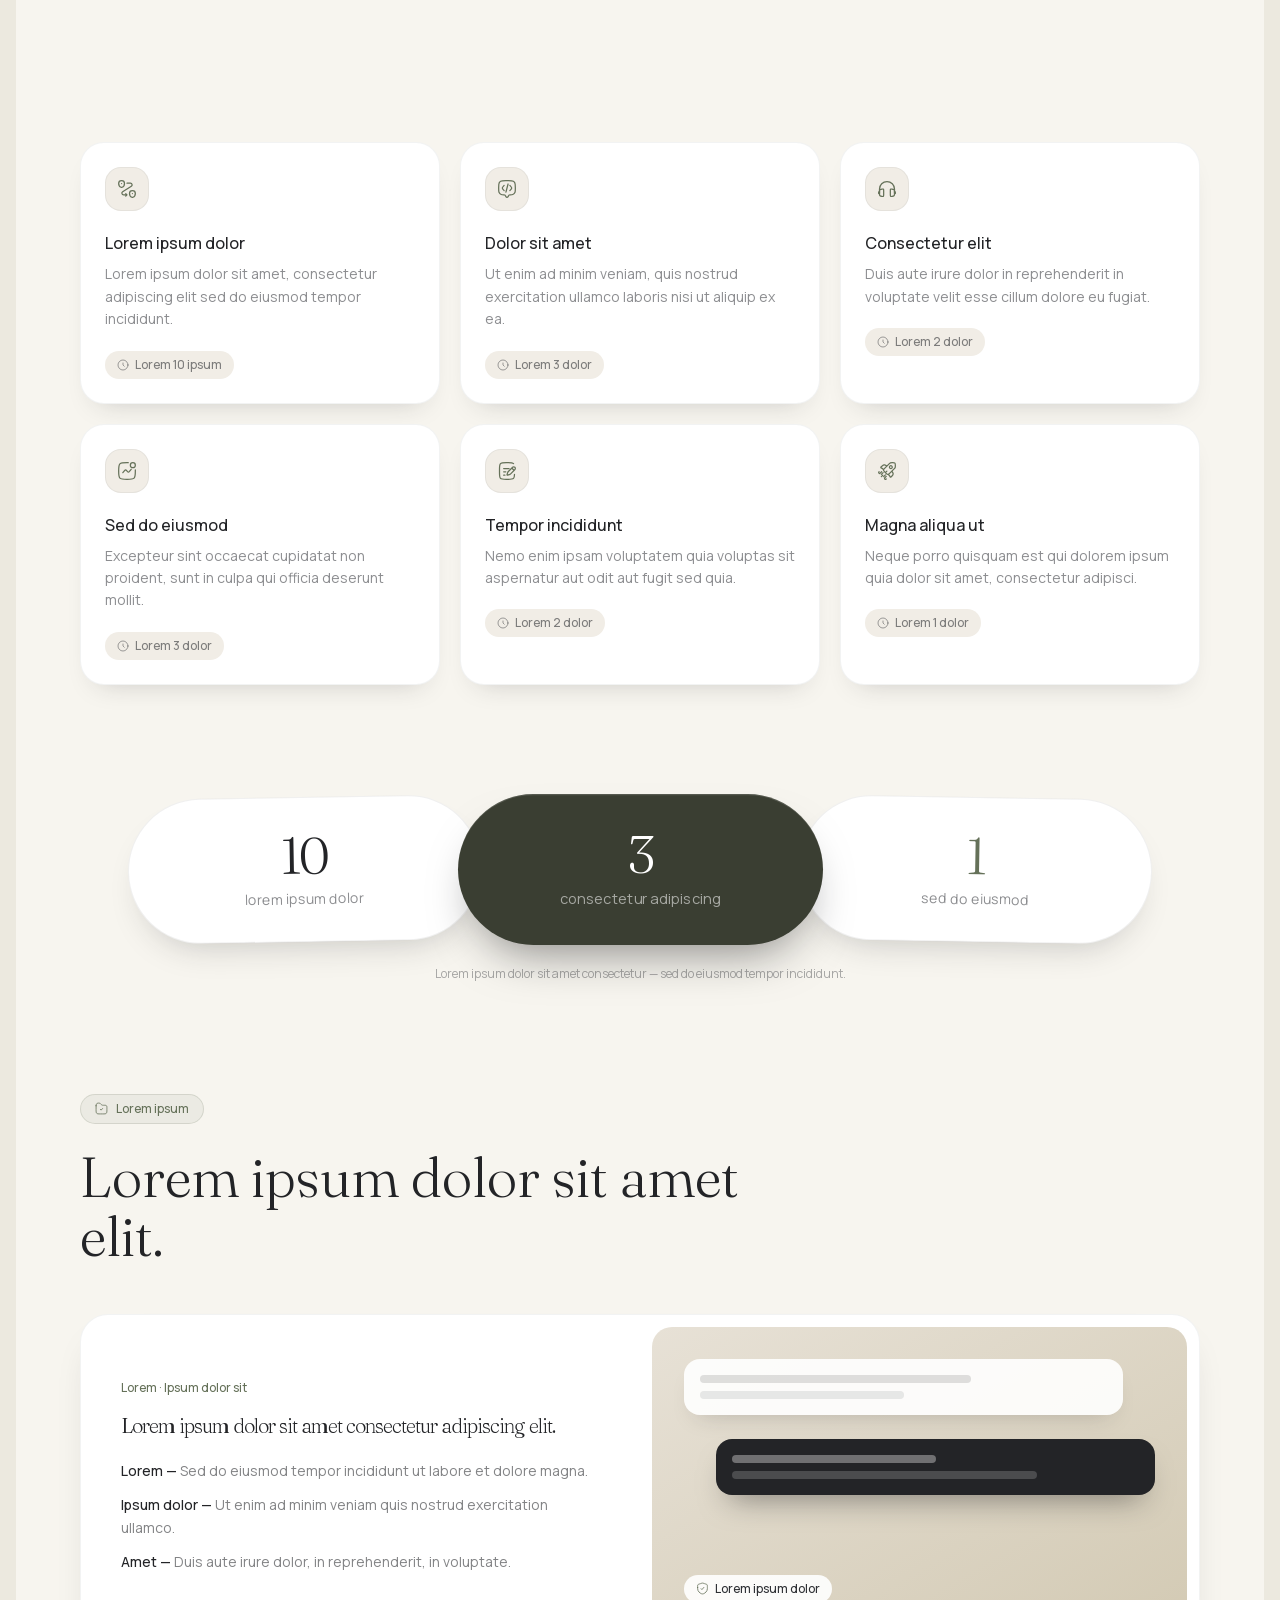
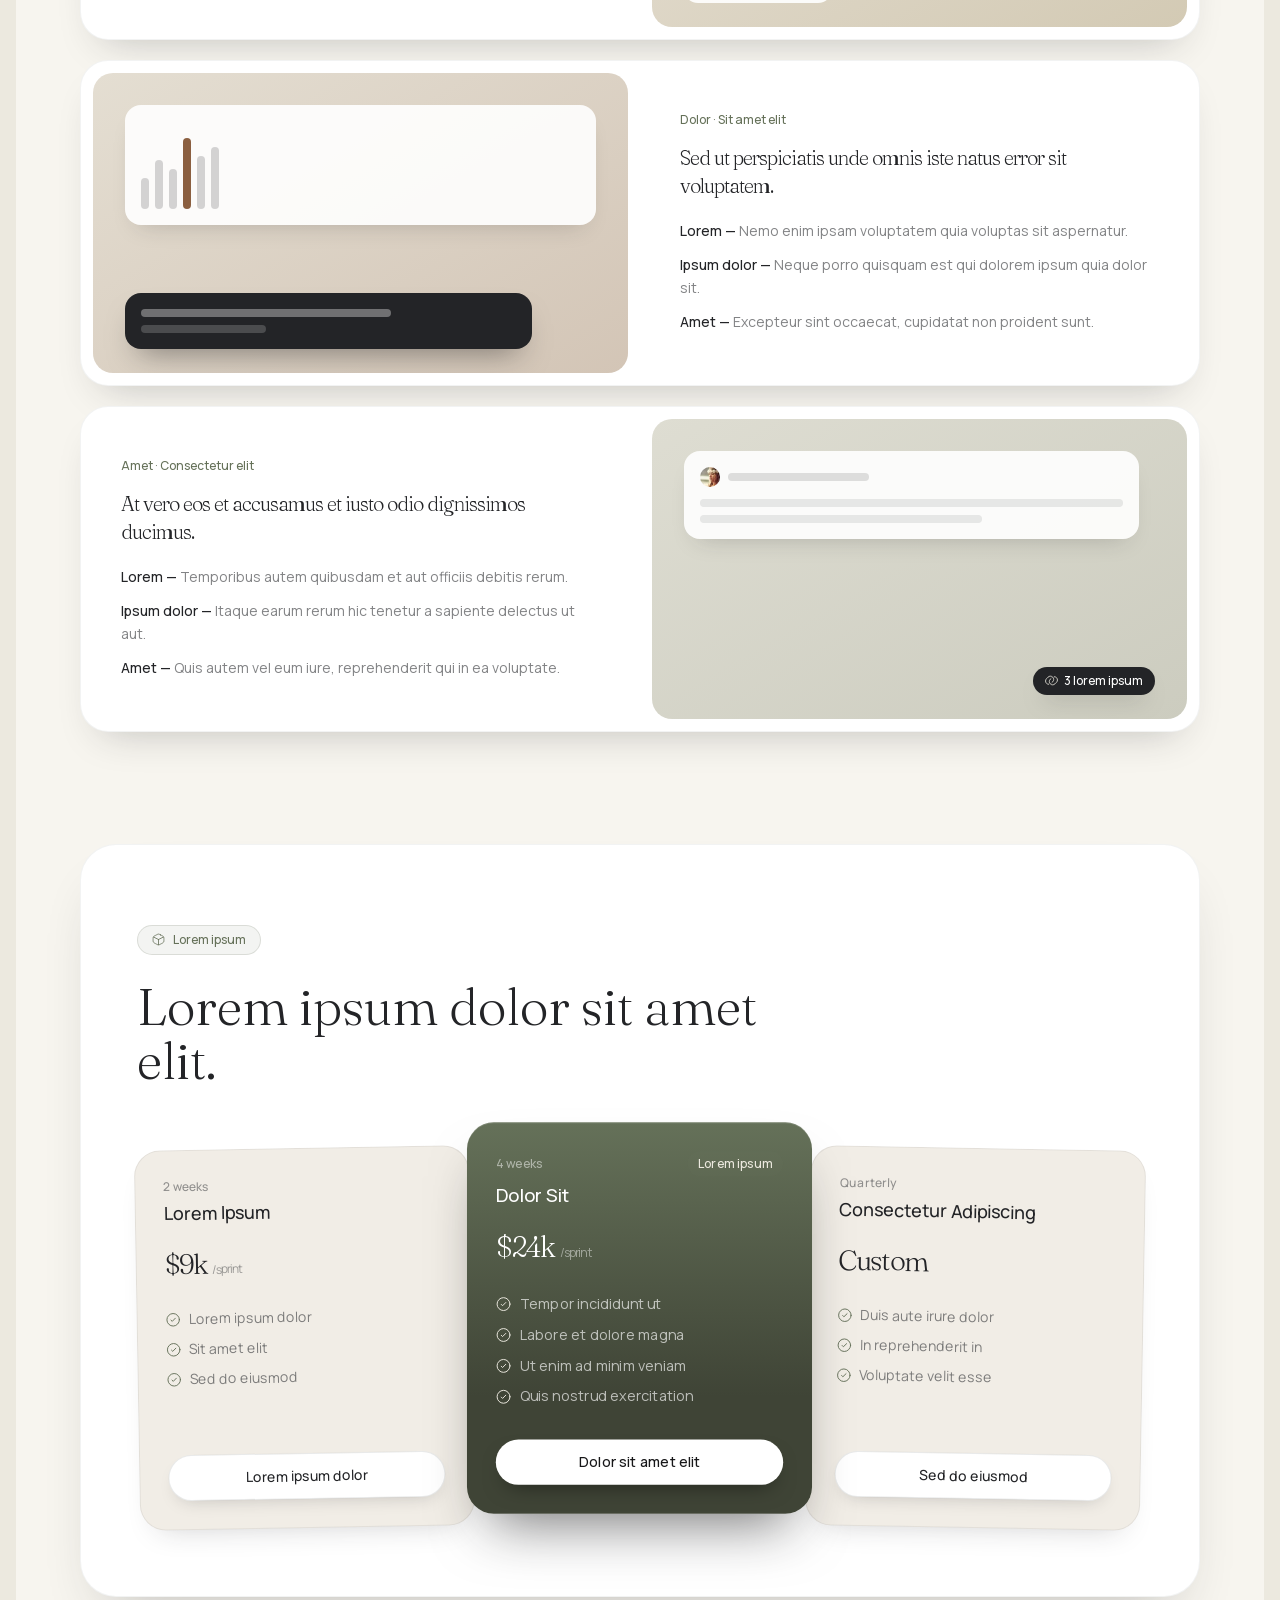
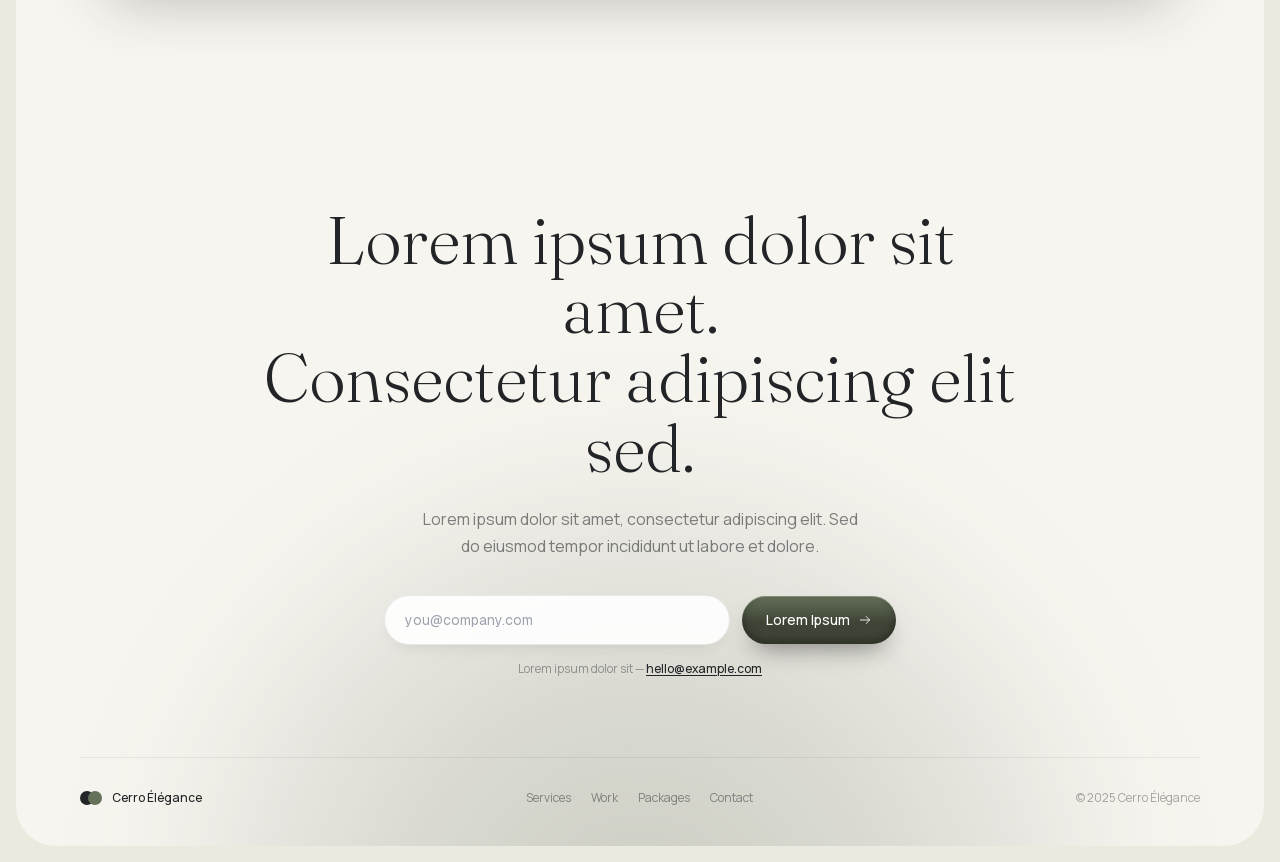
<file: design-system/assets/overview/index.html>
<!DOCTYPE html>
<html lang="en"><head><meta charset="UTF-8">
<meta name="viewport" content="width=device-width, initial-scale=1.0">
<style>
/* design-system catalog bridge. Inside the catalog iframe the floating nav capsule is drawn by the
   catalog over this page at the same spot (hidden here; it is fixed, so nothing moves). */
html.ds-embed #nav { visibility: hidden !important; }
/* hero tiles (lg+): the source anchors them inside the headline box (-right-6 -top-14 / right-24 top-24 /
   -right-16 top-40), where they sat on the last letters of the title. Same tiles, same tilt and drift,
   moved just past the headline's right edge so every letter of the title stays readable. */
#top [data-drift] { width: max-content; }
#top [data-drift="1"] { right: auto !important; left: calc(100% + 4px) !important; top: -3.5rem !important; }
#top [data-drift="2"] { right: auto !important; left: calc(100% + 60px) !important; top: 5.5rem !important; }
#top [data-drift="3"] { right: auto !important; left: calc(100% + 20px) !important; top: 11rem !important; }
</style>
<script>
(function () {
  if (window.parent === window) return;
  var root = document.documentElement;
  root.classList.add('ds-embed');
  function post(m) { try { window.parent.postMessage(m, '*'); } catch (e) {} }
  /* the catalog capsule mirrors the page's scroll state (#navCapsule: scrollY > 40) */
  var last = null;
  function report() { var s = window.scrollY > 40; if (s !== last) { last = s; post({ ds: 'scroll', s: s }); } }
  addEventListener('scroll', report, { passive: true });
  /* ready = fonts in and the hero risers finished (5 risers, 90 ms stagger, 0.8 s transition) */
  addEventListener('load', function () {
    report();
    var go = function () { setTimeout(function () { post({ ds: 'ready' }); }, 1500); };
    if (document.fonts && document.fonts.ready) document.fonts.ready.then(go, go); else go();
  });
  addEventListener('message', function (e) {
    if (e.source !== window.parent || !e.data) return;
    if (e.data.ds === 'top') window.scrollTo({ top: 0, behavior: 'smooth' });
  });
})();
</script>
<title>Cerro Élégance Design System</title>
<link rel="stylesheet" href="../../tokens.css">
<link rel="icon" href="assets/terrasprint-ai.aura.build/favicon.ico">
<script src="assets/cdn.tailwindcss.com/3.4.17.js"></script>
<script src="assets/terrasprint-ai.aura.build/iconify-solar.js"></script>
<script src="assets/code.iconify.design/iconify-icon/1.0.7/iconify-icon.min.js"></script>
<link href="assets/fonts.googleapis.com/css2__q409fcde3.css" rel="stylesheet">
<meta name="aura-font-heading-class" content="font-fraunces">
<meta name="aura-font-body-class" content="font-manrope">
<meta name="aura-font-heading-label" content="Fraunces">
<meta name="aura-font-body-label" content="Manrope">
<meta name="disabled-font-classes" content="font-jetbrains-mono,font-geist,font-rajdhani,font-google-sans">
<link id="all-fonts-link-font-fraunces" rel="stylesheet" href="assets/fonts.googleapis.com/css2__qf7d38554.css">
<style id="all-fonts-style-font-fraunces">
.font-fraunces { font-family: 'Fraunces', serif !important; }
</style>
<link id="all-fonts-link-font-manrope" rel="stylesheet" href="assets/fonts.googleapis.com/css2__qed4d15e6.css">
<style id="all-fonts-style-font-manrope">
.font-manrope { font-family: 'Manrope', sans-serif !important; }
</style>
<script src="assets/cdnjs.cloudflare.com/ajax/libs/gsap/3.12.2/gsap.min.js"></script>
<script src="assets/cdnjs.cloudflare.com/ajax/libs/gsap/3.12.2/ScrollTrigger.min.js"></script>
</head>
  <body class="min-h-screen antialiased" style="font-family: Geist, Inter, sans-serif; background-color: rgb(236, 233, 223); color: rgb(46, 48, 52); letter-spacing: 0px;">
    <div class="p-2 sm:p-3 lg:p-4">
      <div class="relative overflow-hidden rounded-[28px] sm:rounded-[40px]" style="background-color: rgb(247, 245, 239);">
        <header id="nav" class="fixed left-1/2 -translate-x-1/2 z-50 w-[calc(100%-2rem)] max-w-[880px] transition-all duration-500" style="top:1.25rem;">
          <div id="navCapsule" class="flex items-center justify-between gap-3 rounded-[36px] pl-5 pr-2 py-2 transition-shadow duration-500" style="background: rgba(255, 255, 255, 0.78); backdrop-filter: blur(18px); border: 1px solid rgba(46, 48, 52, 0.08); box-shadow: rgba(255, 255, 255, 0.9) 0px 1px 0px inset, rgba(35, 36, 39, 0.18) 0px 10px 30px -14px;">
            <a href="#top" class="flex items-center gap-2.5" aria-label="Cerro Élégance home">
              <span class="relative inline-flex items-center" aria-hidden="true">
                <span class="inline-block rounded-full" style="width:16px;height:16px;background:#232427;"></span>
                <span class="inline-block rounded-full -ml-1.5" style="width: 16px; height: 16px; background: rgb(101, 113, 89);"></span>
              </span>
              <span class="text-sm font-medium tracking-tight font-manrope" style="color:#232427;">
                Cerro Élégance
              </span>
            </a>
            <nav class="hidden md:flex items-center gap-1" aria-label="Primary">
              <a href="#top" class="rounded-full px-3.5 py-1.5 text-xs font-medium transition-colors font-manrope" style="color:#232427;background:rgba(46,48,52,0.05);">
                Home
              </a>
              <a href="#services" class="rounded-full px-3.5 py-1.5 text-xs font-medium transition-colors hover:text-[#232427] font-manrope" style="color:rgba(46,48,52,0.55);">
                Services
              </a>
              <a href="#work" class="rounded-full px-3.5 py-1.5 text-xs font-medium transition-colors hover:text-[#232427] font-manrope" style="color:rgba(46,48,52,0.55);">
                Work
              </a>
              <a href="#packages" class="rounded-full px-3.5 py-1.5 text-xs font-medium transition-colors hover:text-[#232427] font-manrope" style="color:rgba(46,48,52,0.55);">
                Packages
              </a>
              <a href="#contact" class="rounded-full px-3.5 py-1.5 text-xs font-medium transition-colors hover:text-[#232427] font-manrope" style="color:rgba(46,48,52,0.55);">
                Contact
              </a>
            </nav>
            <div class="flex items-center gap-2">
              <a href="#contact" class="group hidden sm:inline-flex items-center gap-1.5 rounded-full px-4 py-2 text-xs font-medium text-white transition-transform duration-300 hover:-translate-y-0.5 font-manrope" style="background: linear-gradient(rgb(101, 113, 89) 0%, rgb(63, 68, 54) 55%); box-shadow: rgba(255, 255, 255, 0.22) 0px 1px 0px inset, rgba(0, 0, 0, 0.35) 0px -2px 6px inset, rgba(23, 23, 25, 0.55) 0px 12px 22px -10px;">
                Lorem Ipsum
                <iconify-icon icon="solar:arrow-right-linear" width="13" class="transition-transform duration-300 group-hover:translate-x-0.5" style="stroke-width:1.5;"></iconify-icon>
              </a>
              <button id="menuBtn" class="md:hidden inline-flex items-center justify-center rounded-full w-9 h-9 transition-colors" style="border:1px solid rgba(46,48,52,0.1);color:#232427;" aria-label="Open menu" aria-expanded="false">
                <iconify-icon icon="solar:hamburger-menu-linear" width="18" style="stroke-width:1.5;"></iconify-icon>
              </button>
            </div>
          </div>
          <div id="mobileMenu" class="hidden md:hidden mt-2 rounded-[28px] p-4 flex flex-col gap-1" style="background:rgba(255,255,255,0.94);backdrop-filter:blur(18px);border:1px solid rgba(46,48,52,0.08);box-shadow:0 20px 40px -16px rgba(35,36,39,0.25);">
            <a href="#top" class="rounded-full px-4 py-2.5 text-sm font-medium font-manrope" style="color:#232427;">
              Home
            </a>
            <a href="#services" class="rounded-full px-4 py-2.5 text-sm font-manrope" style="color:rgba(46,48,52,0.6);">
              Services
            </a>
            <a href="#work" class="rounded-full px-4 py-2.5 text-sm font-manrope" style="color:rgba(46,48,52,0.6);">
              Work
            </a>
            <a href="#packages" class="rounded-full px-4 py-2.5 text-sm font-manrope" style="color:rgba(46,48,52,0.6);">
              Packages
            </a>
            <a href="#contact" class="rounded-full px-4 py-2.5 text-sm font-manrope" style="color:rgba(46,48,52,0.6);">
              Contact
            </a>
            <a href="#contact" class="mt-2 inline-flex items-center justify-center gap-1.5 rounded-full px-4 py-3 text-sm font-medium text-white font-manrope" style="background: linear-gradient(rgb(101, 113, 89) 0%, rgb(63, 68, 54) 55%); box-shadow: rgba(255, 255, 255, 0.22) 0px 1px 0px inset, rgba(23, 23, 25, 0.5) 0px 10px 20px -8px;">
              Lorem Ipsum
              <iconify-icon icon="solar:arrow-right-linear" width="14" style="stroke-width:1.5;"></iconify-icon>
            </a>
          </div>
        </header>

        <section id="top" class="relative overflow-hidden flex flex-col items-center justify-center text-center px-5 sm:px-8" style="min-height:100svh;padding-top:8rem;padding-bottom:5rem;">
          <div class="absolute pointer-events-none" aria-hidden="true" style="left:-18%;top:6%;width:56vw;height:56vw;max-width:820px;max-height:820px;background:radial-gradient(circle at 42% 45%, rgba(46,48,52,0.30) 0%, rgba(46,48,52,0.12) 38%, transparent 68%);filter:blur(70px);"></div>
          <div id="bloom" class="absolute pointer-events-none transition-transform duration-700 ease-out" aria-hidden="true" style="right: -14%; top: 14%; width: 52vw; height: 52vw; max-width: 760px; max-height: 760px; background: radial-gradient(circle at 55% 45%, rgba(101, 113, 89, 0.42) 0%, rgba(63, 68, 54, 0.18) 40%, transparent 70%); filter: blur(60px);"></div>
          <div class="absolute pointer-events-none inset-x-0 bottom-0 h-64" aria-hidden="true" style="background:linear-gradient(180deg, transparent, rgba(255,255,255,0.7));"></div>

          <canvas id="heroParticles" class="absolute inset-0 w-full h-full pointer-events-none" aria-hidden="true" style="z-index:2;"></canvas>

          <div data-rise="" class="relative z-10 inline-flex items-center gap-2 rounded-full px-4 py-2 mb-8 text-xs font-medium font-manrope" style="background:rgba(255,255,255,0.7);backdrop-filter:blur(10px);border:1px solid rgba(46,48,52,0.08);box-shadow:0 1px 0 rgba(255,255,255,0.9) inset, 0 8px 20px -10px rgba(35,36,39,0.15);color:#2E3034;">
            <iconify-icon icon="solar:bolt-linear" width="14" style="stroke-width: 1.5; color: rgb(101, 113, 89);"></iconify-icon>
            Lorem ipsum dolor sit
          </div>

          <div class="relative z-10 max-w-6xl mx-auto">
            <div data-drift="1" class="hidden lg:flex absolute -right-6 -top-14 items-center gap-2.5 rounded-[20px] px-4 py-3.5 text-left" style="transform:rotate(4deg);background:linear-gradient(180deg,#E4E2D7,#D4D3C7);border:1px solid rgba(46,48,52,0.06);box-shadow:0 1px 0 rgba(255,255,255,0.8) inset, 0 18px 34px -16px rgba(35,36,39,0.3);">
              <span class="inline-flex items-center justify-center rounded-xl" style="width:34px;height:34px;background:rgba(101, 113, 89, 0.14);">
                <iconify-icon icon="solar:widget-4-linear" width="17" style="stroke-width:1.5;color:#657159;"></iconify-icon>
              </span>
              <div>
                <p class="text-xs font-medium font-manrope" style="color:#232427;">
                  Lorem ipsum
                </p>
                <p class="text-xs font-manrope" style="color:rgba(46,48,52,0.5);">
                  Dolor sit
                </p>
              </div>
            </div>
            <div data-drift="2" class="hidden lg:flex absolute right-24 top-24 items-center gap-2.5 rounded-[20px] px-4 py-3.5 text-left" style="transform:rotate(-3deg);background:linear-gradient(180deg,#E8E3D7,#DAD2C0);border:1px solid rgba(46,48,52,0.06);box-shadow:0 1px 0 rgba(255,255,255,0.8) inset, 0 18px 34px -16px rgba(35,36,39,0.3);">
              <span class="inline-flex items-center justify-center rounded-xl" style="width: 34px; height: 34px; background: rgba(139, 95, 64, 0.14);">
                <iconify-icon icon="solar:database-linear" width="17" style="stroke-width: 1.5; color: rgb(139, 95, 64);"></iconify-icon>
              </span>
              <div>
                <p class="text-xs font-medium font-manrope" style="color:#232427;">
                  Amet elit
                </p>
                <p class="text-xs font-manrope" style="color:rgba(46,48,52,0.5);">
                  Sed do
                </p>
              </div>
            </div>
            <div data-drift="3" class="hidden lg:flex absolute -right-16 top-40 items-center gap-2.5 rounded-[20px] px-4 py-3.5 text-left" style="transform:rotate(2deg);background:linear-gradient(180deg,#FFFFFF,#F1EDE6);border:1px solid rgba(46,48,52,0.07);box-shadow:0 1px 0 rgba(255,255,255,0.9) inset, 0 18px 34px -16px rgba(35,36,39,0.3);">
              <span class="inline-flex items-center justify-center rounded-xl" style="width: 34px; height: 34px; background: rgba(101, 113, 89, 0.12);">
                <iconify-icon icon="solar:chat-round-line-linear" width="17" style="stroke-width: 1.5; color: rgb(101, 113, 89);"></iconify-icon>
              </span>
              <div>
                <p class="text-xs font-medium font-manrope" style="color:#232427;">
                  Tempor ipsum
                </p>
                <p class="text-xs font-manrope" style="color:rgba(46,48,52,0.5);">
                  Dolor
                </p>
              </div>
            </div>

            <h1 data-rise="" class="font-fraunces font-light tracking-tighter" style="color: rgb(35, 36, 39); font-size: clamp(3rem, 8vw, 6.75rem); line-height: 0.98; letter-spacing: 0px; font-family: &quot;Source Serif 4&quot;, Georgia, serif;">
              Cerro Élégance
              <br>
              Design System.
            </h1>
          </div>

          <p data-rise="" class="relative z-10 mt-8 max-w-xl mx-auto text-base sm:text-lg font-manrope" style="color:rgba(46,48,52,0.62);line-height:1.65;">
            Offwhite paper, Fraunces light, and the Cerro olive, sand and clay, with drifting glass tiles and rain that follows the pointer.
          </p>

          <div data-rise="" class="relative z-10 mt-9 flex flex-col sm:flex-row items-center justify-center gap-3" style=" transition: opacity 0.8s cubic-bezier(0.22, 0.61, 0.36, 1), transform 0.8s cubic-bezier(0.22, 0.61, 0.36, 1);">
            <a href="#services" class="group inline-flex items-center gap-2 rounded-full px-7 py-3.5 text-sm font-medium text-white transition-transform duration-300 hover:-translate-y-0.5 font-manrope" style="background: linear-gradient(rgb(101, 113, 89) 0%, rgb(63, 68, 54) 55%); box-shadow: rgba(255, 255, 255, 0.24) 0px 1px 0px inset, rgba(0, 0, 0, 0.35) 0px -3px 8px inset, rgba(23, 23, 25, 0.55) 0px 16px 30px -12px;">
              Lorem ipsum dolor
              <iconify-icon icon="solar:arrow-right-down-linear" width="15" class="transition-transform duration-300 group-hover:translate-y-0.5" style="stroke-width:1.5;"></iconify-icon>
            </a>
            <a href="#packages" class="inline-flex items-center gap-2 rounded-full px-7 py-3.5 text-sm font-medium transition-all duration-300 hover:-translate-y-0.5 font-manrope" style="color:#232427;background:rgba(255,255,255,0.85);border:1px solid rgba(46,48,52,0.1);box-shadow:0 1px 0 rgba(255,255,255,0.9) inset, 0 12px 24px -12px rgba(35,36,39,0.22);">
              Dolor sit amet elit
            </a>
          </div>

          <div data-rise="" class="absolute right-6 bottom-8 z-10 hidden md:flex items-center gap-3 rounded-[18px] pl-2 pr-4 py-2" style="background:rgba(255,255,255,0.8);backdrop-filter:blur(10px);border:1px solid rgba(46,48,52,0.08);box-shadow:0 12px 24px -12px rgba(35,36,39,0.2);">
            <img src="assets/images.unsplash.com/photo-1501854140801-50d01698950b__q93fd3f2f.jpg" alt="Sprint preview" style="width:38px;height:38px;border-radius:12px;object-fit:cover;">
            <div class="text-left">
              <p class="text-xs font-medium font-manrope" style="color:#232427;">
                Lorem ipsum dolor
              </p>
              <p class="text-xs font-manrope" style="color:rgba(46,48,52,0.5);">
                Sit amet elit
              </p>
            </div>
          </div>
        </section>
        <section class="relative px-5 sm:px-8 lg:px-16 py-24 lg:py-32 flex items-center justify-center">
          <div class="max-w-4xl mx-auto text-center">
            <h2 class="scroll-reveal font-fraunces font-light tracking-tighter" data-reveal-opacity="0.1" data-reveal-blur="8px" data-reveal-y="20px" data-reveal-stagger="0.08" data-reveal-start="top 90%" data-reveal-end="bottom 60%" style="color: rgb(35, 36, 39); font-size: clamp(2.25rem, 5vw, 4.25rem); line-height: 1.1; font-family: 'Source Serif 4', Georgia, serif;">
              Lorem ipsum dolor sit amet consectetur. Sed do eiusmod
              <em class="not-italic font-normal" style="color:rgb(101,113,89);">
                tempor incididunt
              </em>
              ut labore et dolore magna aliqua, ut enim ad minim veniam.
            </h2>
          </div>
        </section>

        <section id="services" class="relative px-5 sm:px-8 lg:px-16 py-20 lg:py-28">
          <div class="max-w-6xl mx-auto relative z-10">
            <div data-rise="" class="max-w-2xl mb-12 lg:mb-16" style=" transition: opacity 0.8s cubic-bezier(0.22, 0.61, 0.36, 1), transform 0.8s cubic-bezier(0.22, 0.61, 0.36, 1);">
              <span class="inline-flex items-center gap-2 rounded-full px-3.5 py-1.5 text-xs font-medium mb-6 font-manrope" style="background:rgba(101,113,89,0.08);border:1px solid rgba(101,113,89,0.18);color:#657159;">
                <iconify-icon icon="solar:layers-minimalistic-linear" width="13" style="stroke-width:1.5;"></iconify-icon>
                Lorem ipsum
              </span>
              <h2 class="font-fraunces font-light tracking-tighter" style="color: rgb(35, 36, 39); font-size: clamp(2rem, 4.5vw, 3.5rem); line-height: 1.05; letter-spacing: 0px; font-family: &quot;Source Serif 4&quot;, Georgia, serif;">
                Lorem ipsum dolor sit amet.
              </h2>
            </div>

            <div class="grid sm:grid-cols-2 lg:grid-cols-3 gap-4 lg:gap-5">
              <div data-rise="" class="group rounded-[24px] p-6 transition-all duration-300 hover:-translate-y-1" style="background:#FFFFFF;border:1px solid rgba(46,48,52,0.06);box-shadow:0 1px 0 rgba(255,255,255,0.9) inset, 0 14px 28px -18px rgba(35,36,39,0.25);">
                <span class="inline-flex items-center justify-center rounded-2xl mb-5" style="width:44px;height:44px;background:#F1EDE6;border:1px solid rgba(46,48,52,0.06);">
                  <iconify-icon icon="solar:routing-2-linear" width="20" style="stroke-width: 1.5; color: rgb(101, 113, 89);"></iconify-icon>
                </span>
                <h3 class="text-base font-medium mb-2 font-manrope" style="color: rgb(35, 36, 39); font-family: &quot;Source Serif 4&quot;, Georgia, serif;">
                  Lorem ipsum dolor
                </h3>
                <p class="text-sm font-manrope" style="color:rgba(46,48,52,0.55);line-height:1.6;">
                  Lorem ipsum dolor sit amet, consectetur adipiscing elit sed do eiusmod tempor incididunt.
                </p>
                <p class="mt-5 inline-flex items-center gap-1.5 text-xs font-medium rounded-full px-3 py-1.5 font-manrope" style="background:#F1EDE6;color:rgba(46,48,52,0.6);">
                  <iconify-icon icon="solar:clock-circle-linear" width="12" style="stroke-width:1.5;"></iconify-icon>
                  Lorem 10 ipsum
                </p>
              </div>
              <div data-rise="" class="group rounded-[24px] p-6 transition-all duration-300 hover:-translate-y-1" style="background:#FFFFFF;border:1px solid rgba(46,48,52,0.06);box-shadow:0 1px 0 rgba(255,255,255,0.9) inset, 0 14px 28px -18px rgba(35,36,39,0.25);">
                <span class="inline-flex items-center justify-center rounded-2xl mb-5" style="width:44px;height:44px;background:#F1EDE6;border:1px solid rgba(46,48,52,0.06);">
                  <iconify-icon icon="solar:chat-square-code-linear" width="20" style="stroke-width: 1.5; color: rgb(101, 113, 89);"></iconify-icon>
                </span>
                <h3 class="text-base font-medium mb-2 font-manrope" style="color: rgb(35, 36, 39); font-family: &quot;Source Serif 4&quot;, Georgia, serif;">
                  Dolor sit amet
                </h3>
                <p class="text-sm font-manrope" style="color:rgba(46,48,52,0.55);line-height:1.6;">
                  Ut enim ad minim veniam, quis nostrud exercitation ullamco laboris nisi ut aliquip ex ea.
                </p>
                <p class="mt-5 inline-flex items-center gap-1.5 text-xs font-medium rounded-full px-3 py-1.5 font-manrope" style="background:#F1EDE6;color:rgba(46,48,52,0.6);">
                  <iconify-icon icon="solar:clock-circle-linear" width="12" style="stroke-width:1.5;"></iconify-icon>
                  Lorem 3 dolor
                </p>
              </div>
              <div data-rise="" class="group rounded-[24px] p-6 transition-all duration-300 hover:-translate-y-1" style="background:#FFFFFF;border:1px solid rgba(46,48,52,0.06);box-shadow:0 1px 0 rgba(255,255,255,0.9) inset, 0 14px 28px -18px rgba(35,36,39,0.25);">
                <span class="inline-flex items-center justify-center rounded-2xl mb-5" style="width:44px;height:44px;background:#F1EDE6;border:1px solid rgba(46,48,52,0.06);">
                  <iconify-icon icon="solar:headphones-round-linear" width="20" style="stroke-width: 1.5; color: rgb(101, 113, 89);"></iconify-icon>
                </span>
                <h3 class="text-base font-medium mb-2 font-manrope" style="color: rgb(35, 36, 39); font-family: &quot;Source Serif 4&quot;, Georgia, serif;">
                  Consectetur elit
                </h3>
                <p class="text-sm font-manrope" style="color:rgba(46,48,52,0.55);line-height:1.6;">
                  Duis aute irure dolor in reprehenderit in voluptate velit esse cillum dolore eu fugiat.
                </p>
                <p class="mt-5 inline-flex items-center gap-1.5 text-xs font-medium rounded-full px-3 py-1.5 font-manrope" style="background:#F1EDE6;color:rgba(46,48,52,0.6);">
                  <iconify-icon icon="solar:clock-circle-linear" width="12" style="stroke-width:1.5;"></iconify-icon>
                  Lorem 2 dolor
                </p>
              </div>
              <div data-rise="" class="group rounded-[24px] p-6 transition-all duration-300 hover:-translate-y-1" style="background:#FFFFFF;border:1px solid rgba(46,48,52,0.06);box-shadow:0 1px 0 rgba(255,255,255,0.9) inset, 0 14px 28px -18px rgba(35,36,39,0.25);">
                <span class="inline-flex items-center justify-center rounded-2xl mb-5" style="width:44px;height:44px;background:#F1EDE6;border:1px solid rgba(46,48,52,0.06);">
                  <iconify-icon icon="solar:graph-new-linear" width="20" style="stroke-width: 1.5; color: rgb(101, 113, 89);"></iconify-icon>
                </span>
                <h3 class="text-base font-medium mb-2 font-manrope" style="color: rgb(35, 36, 39); font-family: &quot;Source Serif 4&quot;, Georgia, serif;">
                  Sed do eiusmod
                </h3>
                <p class="text-sm font-manrope" style="color:rgba(46,48,52,0.55);line-height:1.6;">
                  Excepteur sint occaecat cupidatat non proident, sunt in culpa qui officia deserunt mollit.
                </p>
                <p class="mt-5 inline-flex items-center gap-1.5 text-xs font-medium rounded-full px-3 py-1.5 font-manrope" style="background:#F1EDE6;color:rgba(46,48,52,0.6);">
                  <iconify-icon icon="solar:clock-circle-linear" width="12" style="stroke-width:1.5;"></iconify-icon>
                  Lorem 3 dolor
                </p>
              </div>
              <div data-rise="" class="group rounded-[24px] p-6 transition-all duration-300 hover:-translate-y-1" style="background:#FFFFFF;border:1px solid rgba(46,48,52,0.06);box-shadow:0 1px 0 rgba(255,255,255,0.9) inset, 0 14px 28px -18px rgba(35,36,39,0.25);">
                <span class="inline-flex items-center justify-center rounded-2xl mb-5" style="width:44px;height:44px;background:#F1EDE6;border:1px solid rgba(46,48,52,0.06);">
                  <iconify-icon icon="solar:document-add-linear" width="20" style="stroke-width: 1.5; color: rgb(101, 113, 89);"></iconify-icon>
                </span>
                <h3 class="text-base font-medium mb-2 font-manrope" style="color: rgb(35, 36, 39); font-family: &quot;Source Serif 4&quot;, Georgia, serif;">
                  Tempor incididunt
                </h3>
                <p class="text-sm font-manrope" style="color:rgba(46,48,52,0.55);line-height:1.6;">
                  Nemo enim ipsam voluptatem quia voluptas sit aspernatur aut odit aut fugit sed quia.
                </p>
                <p class="mt-5 inline-flex items-center gap-1.5 text-xs font-medium rounded-full px-3 py-1.5 font-manrope" style="background:#F1EDE6;color:rgba(46,48,52,0.6);">
                  <iconify-icon icon="solar:clock-circle-linear" width="12" style="stroke-width:1.5;"></iconify-icon>
                  Lorem 2 dolor
                </p>
              </div>
              <div data-rise="" class="group rounded-[24px] p-6 transition-all duration-300 hover:-translate-y-1" style="background:#FFFFFF;border:1px solid rgba(46,48,52,0.06);box-shadow:0 1px 0 rgba(255,255,255,0.9) inset, 0 14px 28px -18px rgba(35,36,39,0.25);">
                <span class="inline-flex items-center justify-center rounded-2xl mb-5" style="width:44px;height:44px;background:#F1EDE6;border:1px solid rgba(46,48,52,0.06);">
                  <iconify-icon icon="solar:rocket-2-linear" width="20" style="stroke-width: 1.5; color: rgb(101, 113, 89);"></iconify-icon>
                </span>
                <h3 class="text-base font-medium mb-2 font-manrope" style="color: rgb(35, 36, 39); font-family: &quot;Source Serif 4&quot;, Georgia, serif;">
                  Magna aliqua ut
                </h3>
                <p class="text-sm font-manrope" style="color:rgba(46,48,52,0.55);line-height:1.6;">
                  Neque porro quisquam est qui dolorem ipsum quia dolor sit amet, consectetur adipisci.
                </p>
                <p class="mt-5 inline-flex items-center gap-1.5 text-xs font-medium rounded-full px-3 py-1.5 font-manrope" style="background:#F1EDE6;color:rgba(46,48,52,0.6);">
                  <iconify-icon icon="solar:clock-circle-linear" width="12" style="stroke-width:1.5;"></iconify-icon>
                  Lorem 1 dolor
                </p>
              </div>
            </div>
          </div>
        </section>

        <section class="relative px-5 sm:px-8 lg:px-16 pb-20 lg:pb-28">
          <div class="max-w-5xl mx-auto">
            <div class="flex flex-col lg:flex-row items-stretch justify-center gap-4 lg:gap-0">
              <div data-rise="" class="flex-1 rounded-[999px] px-10 py-8 text-center lg:-mr-4 lg:rotate-[-1deg]" style="background:#FFFFFF;border:1px solid rgba(46,48,52,0.07);box-shadow:0 1px 0 rgba(255,255,255,0.9) inset, 0 18px 34px -18px rgba(35,36,39,0.25);">
                <p class="font-fraunces font-light tracking-tighter" style="color: rgb(35, 36, 39); font-size: clamp(2.25rem, 4vw, 3.25rem); line-height: 1;">
                  10
                </p>
                <p class="mt-2 text-sm font-manrope" style="color:rgba(46,48,52,0.55);">
                  lorem ipsum dolor
                </p>
              </div>
              <div data-rise="" class="flex-1 rounded-[999px] px-10 py-8 text-center relative z-10 lg:scale-[1.04]" style="background: rgb(58, 62, 50); box-shadow: rgba(255, 255, 255, 0.14) 0px 1px 0px inset, rgba(23, 23, 25, 0.5) 0px 24px 44px -18px;">
                <p class="text-white font-fraunces font-light tracking-tighter" style="font-size: clamp(2.25rem, 4vw, 3.25rem); line-height: 1;">
                  3
                </p>
                <p class="mt-2 text-sm font-manrope" style="color:rgba(255,255,255,0.55);">
                  consectetur adipiscing
                </p>
              </div>
              <div data-rise="" class="flex-1 rounded-[999px] px-10 py-8 text-center lg:-ml-4 lg:rotate-[1deg]" style="background:#FFFFFF;border:1px solid rgba(46,48,52,0.07);box-shadow:0 1px 0 rgba(255,255,255,0.9) inset, 0 18px 34px -18px rgba(35,36,39,0.25);">
                <p class="font-fraunces font-light tracking-tighter" style="color: rgb(101, 113, 89); font-size: clamp(2.25rem, 4vw, 3.25rem); line-height: 1;">
                  1
                </p>
                <p class="mt-2 text-sm font-manrope" style="color:rgba(46,48,52,0.55);">
                  sed do eiusmod
                </p>
              </div>
            </div>
            <p data-rise="" class="mt-6 text-center text-xs font-manrope" style="color:rgba(46,48,52,0.4);">
              Lorem ipsum dolor sit amet consectetur — sed do eiusmod tempor incididunt.
            </p>
          </div>
        </section>

        <section id="work" class="relative px-5 sm:px-8 lg:px-16 pb-20 lg:pb-28">
          <div class="max-w-6xl mx-auto">
            <div data-rise="" class="max-w-2xl mb-12" style=" transition: opacity 0.8s cubic-bezier(0.22, 0.61, 0.36, 1), transform 0.8s cubic-bezier(0.22, 0.61, 0.36, 1);">
              <span class="inline-flex items-center gap-2 rounded-full px-3.5 py-1.5 text-xs font-medium mb-6 font-manrope" style="background:rgba(101,113,89,0.08);border:1px solid rgba(101,113,89,0.18);color:#657159;">
                <iconify-icon icon="solar:folder-check-linear" width="13" style="stroke-width:1.5;"></iconify-icon>
                Lorem ipsum
              </span>
              <h2 class="font-fraunces font-light tracking-tighter" style="color: rgb(35, 36, 39); font-size: clamp(2rem, 4.5vw, 3.5rem); line-height: 1.05; letter-spacing: 0px; font-family: &quot;Source Serif 4&quot;, Georgia, serif;">
                Lorem ipsum dolor sit amet elit.
              </h2>
            </div>

            <div class="flex flex-col gap-5">
              <div data-rise="" class="grid md:grid-cols-2 rounded-[28px] overflow-hidden" style="background:#FFFFFF;border:1px solid rgba(46,48,52,0.06);box-shadow:0 20px 40px -22px rgba(35,36,39,0.28);">
                <div class="p-8 lg:p-10 flex flex-col justify-center order-2 md:order-1">
                  <p class="text-xs font-medium mb-4 font-manrope" style="color: rgb(101, 113, 89);">
                    Lorem · Ipsum dolor sit
                  </p>
                  <h3 class="text-xl mb-5 font-fraunces font-light tracking-tighter" style="color: rgb(35, 36, 39); font-family: &quot;Source Serif 4&quot;, Georgia, serif;">
                    Lorem ipsum dolor sit amet consectetur adipiscing elit.
                  </h3>
                  <div class="flex flex-col gap-3 text-sm" style="color:rgba(46,48,52,0.6);line-height:1.6;">
                    <p class="font-manrope">
                      <span class="font-medium font-manrope" style="color:#232427;">
                        Lorem —
                      </span>
                      Sed do eiusmod tempor incididunt ut labore et dolore magna.
                    </p>
                    <p class="font-manrope">
                      <span class="font-medium font-manrope" style="color:#232427;">
                        Ipsum dolor —
                      </span>
                      Ut enim ad minim veniam quis nostrud exercitation ullamco.
                    </p>
                    <p class="font-manrope">
                      <span class="font-medium font-manrope" style="color:#232427;">
                        Amet —
                      </span>
                      Duis aute irure dolor, in reprehenderit, in voluptate.
                    </p>
                  </div>
                </div>
                <div class="relative min-h-[220px] md:min-h-[300px] order-1 md:order-2 m-3 rounded-[20px] overflow-hidden" style="background:linear-gradient(150deg,#E7E1D6,#D3CAB4);">
                  <div class="absolute left-8 top-8 right-16 rounded-2xl p-4" style="background:rgba(255,255,255,0.9);box-shadow:0 12px 24px -14px rgba(35,36,39,0.25);">
                    <div class="h-2 w-2/3 rounded-full mb-2" style="background:rgba(46,48,52,0.15);"></div>
                    <div class="h-2 w-1/2 rounded-full" style="background:rgba(46,48,52,0.1);"></div>
                  </div>
                  <div class="absolute left-16 top-28 right-8 rounded-2xl p-4" style="background:#232427;box-shadow:0 16px 30px -14px rgba(23,23,25,0.5);">
                    <div class="h-2 w-1/2 rounded-full mb-2" style="background:rgba(255,255,255,0.35);"></div>
                    <div class="h-2 w-3/4 rounded-full" style="background:rgba(255,255,255,0.18);"></div>
                  </div>
                  <div class="absolute left-8 bottom-6 inline-flex items-center gap-1.5 rounded-full px-3 py-1.5 text-xs font-medium font-manrope" style="background:rgba(255,255,255,0.9);color:#2E3034;">
                    <iconify-icon icon="solar:shield-check-linear" width="13" style="stroke-width: 1.5; color: rgb(101, 113, 89);"></iconify-icon>
                    Lorem ipsum dolor
                  </div>
                </div>
              </div>

              <div data-rise="" class="grid md:grid-cols-2 rounded-[28px] overflow-hidden" style="background:#FFFFFF;border:1px solid rgba(46,48,52,0.06);box-shadow:0 20px 40px -22px rgba(35,36,39,0.28);">
                <div class="relative min-h-[220px] md:min-h-[300px] m-3 rounded-[20px] overflow-hidden" style="background:linear-gradient(150deg,#E4DED2,#D3C5B6);">
                  <div class="absolute left-8 top-8 right-8 rounded-2xl p-4 flex items-end gap-1.5" style="background:rgba(255,255,255,0.9);height:120px;box-shadow:0 12px 24px -14px rgba(35,36,39,0.25);">
                    <div class="rounded-full" style="width:8px;height:35%;background:rgba(46,48,52,0.2);"></div>
                    <div class="rounded-full" style="width:8px;height:55%;background:rgba(46,48,52,0.2);"></div>
                    <div class="rounded-full" style="width:8px;height:45%;background:rgba(46,48,52,0.2);"></div>
                    <div class="rounded-full" style="width:8px;height:80%;background:#8B5F40;"></div>
                    <div class="rounded-full" style="width:8px;height:60%;background:rgba(46,48,52,0.2);"></div>
                    <div class="rounded-full" style="width:8px;height:70%;background:rgba(46,48,52,0.2);"></div>
                  </div>
                  <div class="absolute left-8 bottom-6 right-24 rounded-2xl p-4" style="background:#232427;box-shadow:0 16px 30px -14px rgba(23,23,25,0.5);">
                    <div class="h-2 w-2/3 rounded-full mb-2" style="background:rgba(255,255,255,0.35);"></div>
                    <div class="h-2 w-1/3 rounded-full" style="background:rgba(255,255,255,0.18);"></div>
                  </div>
                </div>
                <div class="p-8 lg:p-10 flex flex-col justify-center">
                  <p class="text-xs font-medium mb-4 font-manrope" style="color: rgb(101, 113, 89);">
                    Dolor · Sit amet elit
                  </p>
                  <h3 class="text-xl mb-5 font-fraunces font-light tracking-tighter" style="color: rgb(35, 36, 39); font-family: &quot;Source Serif 4&quot;, Georgia, serif;">
                    Sed ut perspiciatis unde omnis iste natus error sit voluptatem.
                  </h3>
                  <div class="flex flex-col gap-3 text-sm" style="color:rgba(46,48,52,0.6);line-height:1.6;">
                    <p class="font-manrope">
                      <span class="font-medium font-manrope" style="color:#232427;">
                        Lorem —
                      </span>
                      Nemo enim ipsam voluptatem quia voluptas sit aspernatur.
                    </p>
                    <p class="font-manrope">
                      <span class="font-medium font-manrope" style="color:#232427;">
                        Ipsum dolor —
                      </span>
                      Neque porro quisquam est qui dolorem ipsum quia dolor sit.
                    </p>
                    <p class="font-manrope">
                      <span class="font-medium font-manrope" style="color:#232427;">
                        Amet —
                      </span>
                      Excepteur sint occaecat, cupidatat non proident sunt.
                    </p>
                  </div>
                </div>
              </div>

              <div data-rise="" class="grid md:grid-cols-2 rounded-[28px] overflow-hidden" style="background:#FFFFFF;border:1px solid rgba(46,48,52,0.06);box-shadow:0 20px 40px -22px rgba(35,36,39,0.28);">
                <div class="p-8 lg:p-10 flex flex-col justify-center order-2 md:order-1">
                  <p class="text-xs font-medium mb-4 font-manrope" style="color: rgb(101, 113, 89);">
                    Amet · Consectetur elit
                  </p>
                  <h3 class="text-xl mb-5 font-fraunces font-light tracking-tighter" style="color: rgb(35, 36, 39); font-family: &quot;Source Serif 4&quot;, Georgia, serif;">
                    At vero eos et accusamus et iusto odio dignissimos ducimus.
                  </h3>
                  <div class="flex flex-col gap-3 text-sm" style="color:rgba(46,48,52,0.6);line-height:1.6;">
                    <p class="font-manrope">
                      <span class="font-medium font-manrope" style="color:#232427;">
                        Lorem —
                      </span>
                      Temporibus autem quibusdam et aut officiis debitis rerum.
                    </p>
                    <p class="font-manrope">
                      <span class="font-medium font-manrope" style="color:#232427;">
                        Ipsum dolor —
                      </span>
                      Itaque earum rerum hic tenetur a sapiente delectus ut aut.
                    </p>
                    <p class="font-manrope">
                      <span class="font-medium font-manrope" style="color:#232427;">
                        Amet —
                      </span>
                      Quis autem vel eum iure, reprehenderit qui in ea voluptate.
                    </p>
                  </div>
                </div>
                <div class="relative min-h-[220px] md:min-h-[300px] order-1 md:order-2 m-3 rounded-[20px] overflow-hidden" style="background:linear-gradient(150deg,#DEDDD2,#CCCCBF);">
                  <div class="absolute left-8 top-8 right-12 rounded-2xl p-4" style="background:rgba(255,255,255,0.9);box-shadow:0 12px 24px -14px rgba(35,36,39,0.25);">
                    <div class="flex items-center gap-2 mb-3">
                      <img src="assets/i.pravatar.cc/40.jpg" alt="Source avatar" class="rounded-full" style="width:20px;height:20px;object-fit:cover;">
                      <div class="h-2 w-1/3 rounded-full" style="background:rgba(46,48,52,0.15);"></div>
                    </div>
                    <div class="h-2 w-full rounded-full mb-2" style="background:rgba(46,48,52,0.1);"></div>
                    <div class="h-2 w-2/3 rounded-full" style="background:rgba(46,48,52,0.1);"></div>
                  </div>
                  <div class="absolute right-8 bottom-6 inline-flex items-center gap-1.5 rounded-full px-3 py-1.5 text-xs font-medium font-manrope" style="background:#232427;color:#fff;box-shadow:0 12px 22px -12px rgba(23,23,25,0.5);">
                    <iconify-icon icon="solar:link-round-angle-linear" width="13" style="stroke-width: 1.5; color: rgb(236, 233, 223);"></iconify-icon>
                    3 lorem ipsum
                  </div>
                </div>
              </div>
            </div>
          </div>
        </section>

        <section id="packages" class="relative px-5 sm:px-8 lg:px-16 pb-24 lg:pb-32">
          <div class="max-w-6xl mx-auto rounded-[36px] px-5 sm:px-10 lg:px-14 py-14 lg:py-20" style="background:#FFFFFF;border:1px solid rgba(46,48,52,0.06);box-shadow:0 1px 0 rgba(255,255,255,0.9) inset, 0 30px 60px -30px rgba(35,36,39,0.3);">
            <div data-rise="" class="max-w-2xl mb-12" style=" transition: opacity 0.8s cubic-bezier(0.22, 0.61, 0.36, 1), transform 0.8s cubic-bezier(0.22, 0.61, 0.36, 1);">
              <span class="inline-flex items-center gap-2 rounded-full px-3.5 py-1.5 text-xs font-medium mb-6 font-manrope" style="background:rgba(101,113,89,0.08);border:1px solid rgba(101,113,89,0.18);color:#657159;">
                <iconify-icon icon="solar:box-minimalistic-linear" width="13" style="stroke-width:1.5;"></iconify-icon>
                Lorem ipsum
              </span>
              <h2 class="font-fraunces font-light tracking-tighter" style="color: rgb(35, 36, 39); font-size: clamp(2rem, 4.5vw, 3.25rem); line-height: 1.05; letter-spacing: 0px; font-family: &quot;Source Serif 4&quot;, Georgia, serif;">
                Lorem ipsum dolor sit amet elit.
              </h2>
            </div>

            <div class="grid md:grid-cols-3 gap-4 lg:gap-0 items-stretch">
              <div data-rise="" class="rounded-[26px] p-7 flex flex-col lg:-rotate-1 lg:translate-y-3" style="background:#F1EDE6;border:1px solid rgba(46,48,52,0.07);box-shadow:0 16px 30px -20px rgba(35,36,39,0.25);">
                <p class="text-xs font-medium mb-1 font-manrope" style="color:rgba(46,48,52,0.5);">
                  2 weeks
                </p>
                <h3 class="text-lg font-medium mb-4 font-manrope" style="color: rgb(35, 36, 39); font-family: &quot;Source Serif 4&quot;, Georgia, serif;">
                  Lorem Ipsum
                </h3>
                <p class="mb-6 font-fraunces font-light tracking-tighter" style="color: rgb(35, 36, 39); font-size: 1.75rem;">
                  $9k
                  <span class="text-xs font-normal font-manrope" style="color:rgba(46,48,52,0.45);">
                    / sprint
                  </span>
                </p>
                <ul class="flex flex-col gap-2.5 text-sm mb-8" style="color:rgba(46,48,52,0.6);">
                  <li class="flex items-center gap-2 font-manrope">
                    <iconify-icon icon="solar:check-circle-linear" width="15" style="stroke-width: 1.5; color: rgb(101, 113, 89);"></iconify-icon>
                    Lorem ipsum dolor
                  </li>
                  <li class="flex items-center gap-2 font-manrope">
                    <iconify-icon icon="solar:check-circle-linear" width="15" style="stroke-width: 1.5; color: rgb(101, 113, 89);"></iconify-icon>
                    Sit amet elit
                  </li>
                  <li class="flex items-center gap-2 font-manrope">
                    <iconify-icon icon="solar:check-circle-linear" width="15" style="stroke-width: 1.5; color: rgb(101, 113, 89);"></iconify-icon>
                    Sed do eiusmod
                  </li>
                </ul>
                <a href="#contact" class="mt-auto inline-flex items-center justify-center gap-1.5 rounded-full px-5 py-3 text-sm font-medium transition-all duration-300 hover:-translate-y-0.5 font-manrope" style="color:#232427;background:#FFFFFF;border:1px solid rgba(46,48,52,0.1);box-shadow:0 8px 18px -10px rgba(35,36,39,0.25);">
                  Lorem ipsum dolor
                </a>
              </div>
              <div data-rise="" class="rounded-[26px] p-7 flex flex-col relative z-10 lg:-translate-y-2 lg:scale-[1.03]" style="background: linear-gradient(rgb(101, 113, 89) 0%, rgb(63, 68, 54) 70%); box-shadow: rgba(255, 255, 255, 0.16) 0px 1px 0px inset, rgba(23, 23, 25, 0.6) 0px 30px 55px -22px;">
                <div class="flex items-center justify-between mb-1">
                  <p class="text-xs font-medium font-manrope" style="color:rgba(255,255,255,0.5);">
                    4 weeks
                  </p>
                  <span class="text-xs font-medium rounded-full px-2.5 py-1 font-manrope" style="background:rgba(101,113,89,0.18);color:#ECE9DF;">
                    Lorem ipsum
                  </span>
                </div>
                <h3 class="text-lg font-medium mb-4 text-white font-manrope" style="font-family: &quot;Source Serif 4&quot;, Georgia, serif;">
                  Dolor Sit
                </h3>
                <p class="mb-6 text-white font-fraunces font-light tracking-tighter" style="font-size: 1.75rem;">
                  $24k
                  <span class="text-xs font-normal font-manrope" style="color:rgba(255,255,255,0.45);">
                    / sprint
                  </span>
                </p>
                <ul class="flex flex-col gap-2.5 text-sm mb-8" style="color:rgba(255,255,255,0.65);">
                  <li class="flex items-center gap-2 font-manrope">
                    <iconify-icon icon="solar:check-circle-linear" width="15" style="stroke-width: 1.5; color: rgb(236, 233, 223);"></iconify-icon>
                    Tempor incididunt ut
                  </li>
                  <li class="flex items-center gap-2 font-manrope">
                    <iconify-icon icon="solar:check-circle-linear" width="15" style="stroke-width: 1.5; color: rgb(236, 233, 223);"></iconify-icon>
                    Labore et dolore magna
                  </li>
                  <li class="flex items-center gap-2 font-manrope">
                    <iconify-icon icon="solar:check-circle-linear" width="15" style="stroke-width: 1.5; color: rgb(236, 233, 223);"></iconify-icon>
                    Ut enim ad minim veniam
                  </li>
                  <li class="flex items-center gap-2 font-manrope">
                    <iconify-icon icon="solar:check-circle-linear" width="15" style="stroke-width: 1.5; color: rgb(236, 233, 223);"></iconify-icon>
                    Quis nostrud exercitation
                  </li>
                </ul>
                <a href="#contact" class="mt-auto inline-flex items-center justify-center gap-1.5 rounded-full px-5 py-3 text-sm font-medium transition-all duration-300 hover:-translate-y-0.5 font-manrope" style="color:#171719;background:#FFFFFF;box-shadow:0 10px 22px -10px rgba(0,0,0,0.5);">
                  Dolor sit amet elit
                </a>
              </div>
              <div data-rise="" class="rounded-[26px] p-7 flex flex-col lg:rotate-1 lg:translate-y-3" style="background:#F1EDE6;border:1px solid rgba(46,48,52,0.07);box-shadow:0 16px 30px -20px rgba(35,36,39,0.25);">
                <p class="text-xs font-medium mb-1 font-manrope" style="color:rgba(46,48,52,0.5);">
                  Quarterly
                </p>
                <h3 class="text-lg font-medium mb-4 font-manrope" style="color: rgb(35, 36, 39); font-family: &quot;Source Serif 4&quot;, Georgia, serif;">
                  Consectetur Adipiscing
                </h3>
                <p class="mb-6 font-fraunces font-light tracking-tighter" style="color: rgb(35, 36, 39); font-size: 1.75rem;">
                  Custom
                </p>
                <ul class="flex flex-col gap-2.5 text-sm mb-8" style="color:rgba(46,48,52,0.6);">
                  <li class="flex items-center gap-2 font-manrope">
                    <iconify-icon icon="solar:check-circle-linear" width="15" style="stroke-width: 1.5; color: rgb(101, 113, 89);"></iconify-icon>
                    Duis aute irure dolor
                  </li>
                  <li class="flex items-center gap-2 font-manrope">
                    <iconify-icon icon="solar:check-circle-linear" width="15" style="stroke-width: 1.5; color: rgb(101, 113, 89);"></iconify-icon>
                    In reprehenderit in
                  </li>
                  <li class="flex items-center gap-2 font-manrope">
                    <iconify-icon icon="solar:check-circle-linear" width="15" style="stroke-width: 1.5; color: rgb(101, 113, 89);"></iconify-icon>
                    Voluptate velit esse
                  </li>
                </ul>
                <a href="#contact" class="mt-auto inline-flex items-center justify-center gap-1.5 rounded-full px-5 py-3 text-sm font-medium transition-all duration-300 hover:-translate-y-0.5 font-manrope" style="color:#232427;background:#FFFFFF;border:1px solid rgba(46,48,52,0.1);box-shadow:0 8px 18px -10px rgba(35,36,39,0.25);">
                  Sed do eiusmod
                </a>
              </div>
            </div>
          </div>
        </section>

        <footer id="contact" class="relative overflow-hidden px-5 sm:px-8 lg:px-16 pt-20 pb-10">
          <canvas id="footerParticles" class="absolute inset-0 w-full h-full pointer-events-none z-0" aria-hidden="true"></canvas>
          <div class="absolute pointer-events-none" aria-hidden="true" style="left: 50%; bottom: -30%; transform: translateX(-50%); width: 80vw; height: 50vw; max-width: 1100px; max-height: 640px; background: radial-gradient(at 50% 80%, rgba(101, 113, 89, 0.32) 0%, rgba(63, 68, 54, 0.12) 45%, transparent 72%); filter: blur(60px);"></div>

          <div class="relative z-10 max-w-3xl mx-auto text-center">
            <h2 data-rise="" class="font-fraunces font-light tracking-tighter" style="color: rgb(35, 36, 39); font-size: clamp(2.25rem, 5.5vw, 4.25rem); line-height: 1.02; letter-spacing: 0px; font-family: &quot;Source Serif 4&quot;, Georgia, serif;">
              Lorem ipsum dolor sit amet.
              <br>
              Consectetur adipiscing elit sed.
            </h2>
            <p data-rise="" class="mt-6 text-base max-w-md mx-auto font-manrope" style="color:rgba(46,48,52,0.6);line-height:1.65;">
              Lorem ipsum dolor sit amet, consectetur adipiscing elit. Sed do eiusmod tempor incididunt ut labore et dolore.
            </p>

            <form data-rise="" class="mt-9 flex flex-col sm:flex-row items-center justify-center gap-3 max-w-lg mx-auto" onsubmit="event.preventDefault();this.querySelector('button span').textContent='Request sent';" style=" transition: opacity 0.8s cubic-bezier(0.22, 0.61, 0.36, 1), transform 0.8s cubic-bezier(0.22, 0.61, 0.36, 1);">
              <input type="email" required="" placeholder="you@company.com" class="w-full sm:flex-1 rounded-full px-5 py-3.5 text-sm outline-none transition-shadow focus:shadow-lg" style="background:rgba(255,255,255,0.9);border:1px solid rgba(46,48,52,0.1);color:#232427;box-shadow:0 8px 20px -14px rgba(35,36,39,0.25);">
              <button type="submit" class="group w-full sm:w-auto inline-flex items-center justify-center gap-2 rounded-full px-6 py-3.5 text-sm font-medium text-white transition-transform duration-300 hover:-translate-y-0.5" style="background: linear-gradient(rgb(101, 113, 89) 0%, rgb(63, 68, 54) 55%); box-shadow: rgba(255, 255, 255, 0.24) 0px 1px 0px inset, rgba(0, 0, 0, 0.35) 0px -3px 8px inset, rgba(23, 23, 25, 0.55) 0px 14px 26px -12px;">
                <span class="font-manrope">Lorem Ipsum</span>
                <iconify-icon icon="solar:arrow-right-linear" width="14" class="transition-transform duration-300 group-hover:translate-x-0.5" style="stroke-width:1.5;"></iconify-icon>
              </button>
            </form>
            <p data-rise="" class="mt-4 text-xs font-manrope" style="color:rgba(46,48,52,0.45);">
              Lorem ipsum dolor sit —
              <a href="mailto:hello@example.com" class="font-medium underline underline-offset-2 font-manrope" style="color:#232427;">
                hello@example.com
              </a>
            </p>
          </div>

          <div class="relative z-10 mt-20 max-w-6xl mx-auto flex flex-col sm:flex-row items-center justify-between gap-4 pt-8" style="border-top:1px solid rgba(46,48,52,0.08);">
            <div class="flex items-center gap-2.5">
              <span class="relative inline-flex items-center" aria-hidden="true">
                <span class="inline-block rounded-full" style="width:14px;height:14px;background:#232427;"></span>
                <span class="inline-block rounded-full -ml-1.5" style="width: 14px; height: 14px; background: rgb(101, 113, 89);"></span>
              </span>
              <span class="text-xs font-medium font-manrope" style="color:#232427;">
                Cerro Élégance
              </span>
            </div>
            <nav class="flex items-center gap-5 text-xs" style="color:rgba(46,48,52,0.5);" aria-label="Footer">
              <a href="#services" class="hover:text-[#232427] transition-colors font-manrope">
                Services
              </a>
              <a href="#work" class="hover:text-[#232427] transition-colors font-manrope">
                Work
              </a>
              <a href="#packages" class="hover:text-[#232427] transition-colors font-manrope">
                Packages
              </a>
              <a href="#contact" class="hover:text-[#232427] transition-colors font-manrope">
                Contact
              </a>
            </nav>
            <p class="text-xs font-manrope" style="color:rgba(46,48,52,0.4);">
              © 2025 Cerro Élégance
            </p>
          </div>
        </footer>
      </div>
    </div>

    <script>
      (function(){
        var reduced = window.matchMedia('(prefers-reduced-motion: reduce)').matches;

        // ---- Rise / fade reveal ----
        var risers = document.querySelectorAll('[data-rise]');
        risers.forEach(function(el){
          el.style.opacity = '0';
          if(!reduced) el.style.transform = (el.style.transform ? el.style.transform + ' ' : '') + 'translateY(14px)';
          el.style.transition = 'opacity 0.8s cubic-bezier(0.22,0.61,0.36,1), transform 0.8s cubic-bezier(0.22,0.61,0.36,1)';
        });
        var seen = new WeakMap();
        var io = new IntersectionObserver(function(entries){
          var visible = entries.filter(function(e){return e.isIntersecting;});
          visible.forEach(function(e, i){
            if(seen.get(e.target)) return;
            seen.set(e.target, true);
            setTimeout(function(){
              e.target.style.opacity = '1';
              if(!reduced) e.target.style.transform = e.target.style.transform.replace(/\s*translateY\(14px\)/,'');
            }, i * 90);
            io.unobserve(e.target);
          });
        }, {threshold: 0.12});
        risers.forEach(function(el){ io.observe(el); });

        // ---- Floating tile drift ----
        if(!reduced && 'animate' in Element.prototype){
          document.querySelectorAll('[data-drift]').forEach(function(el){
            var i = parseInt(el.getAttribute('data-drift'),10);
            var base = el.style.transform || '';
            el.animate(
              [{transform: base + ' translateY(0px) rotate(0deg)'},
               {transform: base + ' translateY(-9px) rotate(' + (i%2===0 ? -1.5 : 1.5) + 'deg)'},
               {transform: base + ' translateY(0px) rotate(0deg)'}],
              {duration: 5200 + i*900, iterations: Infinity, easing: 'ease-in-out', delay: i*500}
            );
          });
        }

        // ---- Nav shadow on scroll ----
        var capsule = document.getElementById('navCapsule');
        window.addEventListener('scroll', function(){
          if(window.scrollY > 40){
            capsule.style.boxShadow = '0 1px 0 rgba(255,255,255,0.9) inset, 0 20px 44px -16px rgba(35,36,39,0.3)';
            capsule.style.background = 'rgba(255,255,255,0.9)';
          } else {
            capsule.style.boxShadow = '0 1px 0 rgba(255,255,255,0.9) inset, 0 10px 30px -14px rgba(35,36,39,0.18)';
            capsule.style.background = 'rgba(255,255,255,0.78)';
          }
        }, {passive:true});

        // ---- Bloom pointer drift ----
        var bloom = document.getElementById('bloom');
        if(!reduced && bloom){
          window.addEventListener('pointermove', function(e){
            var x = (e.clientX / window.innerWidth - 0.5) * 26;
            var y = (e.clientY / window.innerHeight - 0.5) * 20;
            bloom.style.transform = 'translate(' + x + 'px,' + y + 'px)';
          }, {passive:true});
        }

        // ---- Mobile menu ----
        var btn = document.getElementById('menuBtn');
        var menu = document.getElementById('mobileMenu');
        btn.addEventListener('click', function(){
          var open = menu.classList.toggle('hidden') === false;
          btn.setAttribute('aria-expanded', String(open));
          btn.querySelector('iconify-icon').setAttribute('icon', open ? 'solar:close-circle-linear' : 'solar:hamburger-menu-linear');
        });
        menu.querySelectorAll('a').forEach(function(a){
          a.addEventListener('click', function(){
            menu.classList.add('hidden');
            btn.setAttribute('aria-expanded','false');
            btn.querySelector('iconify-icon').setAttribute('icon','solar:hamburger-menu-linear');
          });
        });
      })();
    </script>

    <script>
      (function(){
        var reduced = window.matchMedia('(prefers-reduced-motion: reduce)').matches;
        var canvas = document.getElementById('heroParticles');
        if(!canvas) return;
        var hero = canvas.closest('section') || canvas.parentElement;
        var ctx = canvas.getContext('2d');
        var DPR = Math.min(window.devicePixelRatio || 1, 2);
        var W = 0, H = 0;
        var drops = [];
        var splashes = [];
        var count = window.innerWidth < 768 ? 40 : 70;
        var mouse = { x: -9999, y: -9999, inside: false };
        var wind = 0;
        var umbrella = { open:false, x:0, y:0, vx:0, vy:0, angle:0, aVel:0, openT:0, R:78 };
        var rects = [];
        var frame = 0;

        function resize(){
          var rect = hero.getBoundingClientRect();
          W = rect.width; H = rect.height;
          canvas.width = Math.max(1, W * DPR);
          canvas.height = Math.max(1, H * DPR);
          canvas.style.width = W + 'px';
          canvas.style.height = H + 'px';
          ctx.setTransform(DPR, 0, 0, DPR, 0, 0);
          collectRects();
        }

        function collectRects(){
          rects = [];
          var hr = hero.getBoundingClientRect();
          hero.querySelectorAll('[data-drift], h1, a, [data-rise]').forEach(function(el){
            var r = el.getBoundingClientRect();
            if(r.width < 24 || r.height < 12) return;
            rects.push({ left: r.left - hr.left, right: r.right - hr.left, top: r.top - hr.top });
          });
        }

        function makeDrop(resetY){
          var nearMouse = mouse.inside && Math.random() < 0.35;
          var x = nearMouse ? mouse.x + (Math.random() - 0.5) * 180 : Math.random() * (W + 400) - 200;
          return {
            x: x,
            y: resetY ? -30 : Math.random() * H,
            py: resetY ? -30 : 0,
            vy: Math.random() * 8 + 12,
            l: Math.random() * 12 + 15,
            w: Math.random() * 0.8 + 0.8,
            color: Math.random() < 0.6 ? '#657159' : (Math.random() < 0.5 ? '#232427' : '#8B5F40')
          };
        }

        function makeSplash(x, y, color){
          var splashCount = Math.floor(Math.random() * 3) + 2;
          for(var i=0; i<splashCount; i++){
            splashes.push({
              x: x, y: y,
              vx: (Math.random() - 0.5) * 4 + wind * 0.3,
              vy: -Math.random() * 3 - 1,
              r: Math.random() * 0.8 + 0.5,
              color: color, life: 1
            });
          }
        }

        function drawStatic(){ resize(); ctx.clearRect(0, 0, W, H); }

        if(reduced){
          drawStatic();
          window.addEventListener('resize', drawStatic, { passive: true });
          return;
        }

        window.addEventListener('pointermove', function(e){
          var r = hero.getBoundingClientRect();
          mouse.x = e.clientX - r.left;
          mouse.y = e.clientY - r.top;
          mouse.inside = mouse.x >= 0 && mouse.x <= r.width && mouse.y >= 0 && mouse.y <= r.height;
        }, { passive: true });

        hero.addEventListener('click', function(e){
          if(e.target.closest('a, button, input')) return;
          var r = hero.getBoundingClientRect();
          mouse.x = e.clientX - r.left;
          mouse.y = e.clientY - r.top;
          umbrella.open = !umbrella.open;
          if(umbrella.open && umbrella.openT < 0.05){
            umbrella.x = mouse.x; umbrella.y = mouse.y;
            umbrella.vx = 0; umbrella.vy = 0; umbrella.angle = 0; umbrella.aVel = 0;
          }
        });

        function init(){
          resize();
          drops = [];
          for(var i = 0; i < count; i++) drops.push(makeDrop());
        }

        window.addEventListener('resize', resize, { passive: true });
        if('ResizeObserver' in window){
          var ro = new ResizeObserver(resize);
          ro.observe(hero);
        }

        init();

        function domeSurfaceY(x){
          var dx = x - umbrella.x;
          var R = umbrella.R * umbrella.openT;
          if(Math.abs(dx) >= R) return null;
          return umbrella.y - Math.sqrt(R * R - dx * dx);
        }

        function drawUmbrella(){
          if(umbrella.openT < 0.02) return;
          var R = umbrella.R;
          ctx.save();
          ctx.translate(umbrella.x, umbrella.y);
          ctx.rotate(umbrella.angle);
          ctx.scale(umbrella.openT, umbrella.openT);
          ctx.strokeStyle = '#232427';
          ctx.lineWidth = 3;
          ctx.lineCap = 'round';
          ctx.beginPath();
          ctx.moveTo(0, -R - 12);
          ctx.lineTo(0, 48);
          ctx.stroke();
          ctx.beginPath();
          ctx.arc(8, 48, 8, Math.PI, 0, true);
          ctx.stroke();
          ctx.fillStyle = '#232427';
          ctx.beginPath();
          ctx.arc(0, 0, R, Math.PI, Math.PI * 2, false);
          var seg = 4, sw = (2 * R) / seg;
          for(var i = 0; i < seg; i++){
            ctx.quadraticCurveTo(R - sw * (i + 0.5), 13, R - sw * (i + 1), 0);
          }
          ctx.closePath();
          ctx.fill();
          ctx.strokeStyle = 'rgba(255,255,255,0.16)';
          ctx.lineWidth = 1;
          for(var j = 1; j < seg; j++){
            ctx.beginPath();
            ctx.moveTo(0, -R);
            ctx.lineTo(-R + sw * j, 0);
            ctx.stroke();
          }
          ctx.beginPath();
          ctx.arc(0, -R - 12, 2.5, 0, Math.PI * 2);
          ctx.fillStyle = '#232427';
          ctx.fill();
          ctx.restore();
        }

        function tick(){
          ctx.clearRect(0, 0, W, H);
          frame++;
          if(frame % 40 === 0) collectRects();

          var targetWind = mouse.inside ? (mouse.x / W - 0.5) * 14 : 0;
          wind += (targetWind - wind) * 0.04;

          umbrella.vx += (mouse.x - umbrella.x) * 0.09;
          umbrella.vy += (mouse.y - umbrella.y) * 0.09;
          umbrella.vx *= 0.82; umbrella.vy *= 0.82;
          umbrella.x += umbrella.vx; umbrella.y += umbrella.vy;
          var targetA = Math.max(-0.5, Math.min(0.5, umbrella.vx * 0.015 + wind * 0.02));
          umbrella.aVel += (targetA - umbrella.angle) * 0.12;
          umbrella.aVel *= 0.86;
          umbrella.angle += umbrella.aVel;
          umbrella.openT += ((umbrella.open ? 1 : 0) - umbrella.openT) * 0.14;

          for(var i = 0; i < drops.length; i++){
            var p = drops[i];
            p.py = p.y;
            var vx = wind * (p.vy / 16);
            p.x += vx;
            p.y += p.vy;

            var hit = false;

            if(umbrella.openT > 0.5){
              var sy = domeSurfaceY(p.x);
              if(sy !== null && p.y >= sy && p.py < sy){
                makeSplash(p.x, sy, p.color);
                Object.assign(p, makeDrop(true));
                hit = true;
              }
            }

            if(!hit){
              for(var r = 0; r < rects.length; r++){
                var rc = rects[r];
                if(p.y >= rc.top && p.py < rc.top && p.x >= rc.left && p.x <= rc.right){
                  makeSplash(p.x, rc.top, p.color);
                  Object.assign(p, makeDrop(true));
                  hit = true;
                  break;
                }
              }
            }

            if(!hit && p.y > H - 10){
              makeSplash(p.x, H - 10, p.color);
              Object.assign(p, makeDrop(true));
              hit = true;
            }

            if(!hit){
              ctx.beginPath();
              ctx.strokeStyle = p.color;
              ctx.lineWidth = p.w;
              ctx.lineCap = 'round';
              ctx.moveTo(p.x, p.y);
              ctx.lineTo(p.x - wind * (p.l / 16), p.y - p.l);
              ctx.stroke();
            }
          }

          for(var j = splashes.length - 1; j >= 0; j--){
            var s = splashes[j];
            s.x += s.vx;
            s.y += s.vy;
            s.vy += 0.2;
            s.life -= 0.04;

            if(s.life <= 0){
              splashes.splice(j, 1);
            } else {
              ctx.save();
              ctx.globalAlpha = Math.max(0, s.life);
              ctx.beginPath();
              ctx.fillStyle = s.color;
              ctx.arc(s.x, s.y, s.r, 0, Math.PI * 2);
              ctx.fill();
              ctx.restore();
            }
          }

          drawUmbrella();

          requestAnimationFrame(tick);
        }

        requestAnimationFrame(tick);
      })();
    </script>

    <script>
      document.addEventListener('DOMContentLoaded', function() {
        if(typeof gsap === 'undefined' || typeof ScrollTrigger === 'undefined') return;
        gsap.registerPlugin(ScrollTrigger);

        document.querySelectorAll('.scroll-reveal').forEach(function(el) {
          var hiddenOpacity = el.getAttribute('data-reveal-opacity') || '0.15';
          var hiddenBlur = el.getAttribute('data-reveal-blur') || '6px';
          var hiddenY = el.getAttribute('data-reveal-y') || '12px';
          var stagger = parseFloat(el.getAttribute('data-reveal-stagger')) || 0.05;
          var start = el.getAttribute('data-reveal-start') || 'top 85%';
          var end = el.getAttribute('data-reveal-end') || 'bottom 50%';

          var walker = document.createTreeWalker(el, NodeFilter.SHOW_TEXT, null, false);
          var textNodes = [];
          var node;
          while (node = walker.nextNode()) {
            if (node.parentElement && node.parentElement.tagName.toLowerCase() === 'script') continue;
            textNodes.push(node);
          }
          textNodes.forEach(function(textNode) {
            var words = textNode.nodeValue.split(/(\s+)/);
            var fragment = document.createDocumentFragment();
            words.forEach(function(word) {
              if (word.trim().length > 0) {
                var span = document.createElement('span');
                span.textContent = word;
                span.className = 'reveal-word inline-block';
                span.style.opacity = hiddenOpacity;
                span.style.filter = 'blur(' + hiddenBlur + ')';
                span.style.transform = 'translateY(' + hiddenY + ')';
                span.style.willChange = 'opacity, filter, transform';
                fragment.appendChild(span);
              } else {
                fragment.appendChild(document.createTextNode(word));
              }
            });
            textNode.parentNode.replaceChild(fragment, textNode);
          });

          var words = el.querySelectorAll('.reveal-word');
          gsap.to(words, {
            opacity: 1,
            filter: 'blur(0px)',
            y: 0,
            stagger: stagger,
            ease: 'none',
            scrollTrigger: {
              trigger: el,
              start: start,
              end: end,
              scrub: 1
            }
          });
        });
      });
    </script>

    <script>
      (function(){
        const canvas = document.getElementById('footerParticles');
        if (!canvas) return;
        const section = canvas.parentElement;
        const ctx = canvas.getContext('2d');
        const reduced = window.matchMedia('(prefers-reduced-motion: reduce)').matches;
        if (reduced) return;

        let w, h;
        let particles = [];
        let isVisible = false;

        const config = {
          count: 35,
          gravity: 0.8,
          wind: 1.2,
          colors: ['#BFB091', '#D5CCB8', '#ECE9DF', '#B79D88']
        };

        function resize() {
          w = section.offsetWidth;
          h = section.offsetHeight;
          canvas.width = w * window.devicePixelRatio;
          canvas.height = h * window.devicePixelRatio;
          ctx.scale(window.devicePixelRatio, window.devicePixelRatio);
        }

        function createPetal(respawn = false) {
          return {
            x: Math.random() * w,
            y: respawn ? -20 : Math.random() * h,
            size: Math.random() * 8 + 6,
            vx: Math.random() * 0.5 + config.wind,
            vy: Math.random() * 0.5 + config.gravity,
            angle: Math.random() * Math.PI * 2,
            rotSpeed: (Math.random() - 0.5) * 0.04,
            sway: Math.random() * Math.PI * 2,
            swaySpeed: Math.random() * 0.02 + 0.01,
            color: config.colors[Math.floor(Math.random() * config.colors.length)]
          };
        }

        function init() {
          resize();
          particles = Array.from({ length: config.count }, () => createPetal(false));
        }

        window.addEventListener('resize', resize);

        const io = new IntersectionObserver(entries => {
          isVisible = entries[0].isIntersecting;
          if (isVisible) requestAnimationFrame(tick);
        }, { threshold: 0 });
        io.observe(section);

        init();

        function tick() {
          if (!isVisible) return;
          ctx.clearRect(0, 0, w, h);

          particles.forEach(p => {
            p.x += p.vx + Math.sin(p.sway) * 1.5;
            p.y += p.vy;
            p.angle += p.rotSpeed;
            p.sway += p.swaySpeed;

            if (p.y > h + 30 || p.x > w + 30) {
              Object.assign(p, createPetal(true));
              p.x = Math.random() * w;
            }

            ctx.save();
            ctx.translate(p.x, p.y);
            ctx.rotate(p.angle);
            ctx.fillStyle = p.color;
            ctx.beginPath();
            ctx.moveTo(0, 0);
            ctx.quadraticCurveTo(p.size, -p.size, p.size, 0);
            ctx.quadraticCurveTo(p.size, p.size, 0, 0);
            ctx.fill();
            ctx.restore();
          });

          requestAnimationFrame(tick);
        }
      })();
    </script>
  
</body></html>
</file>
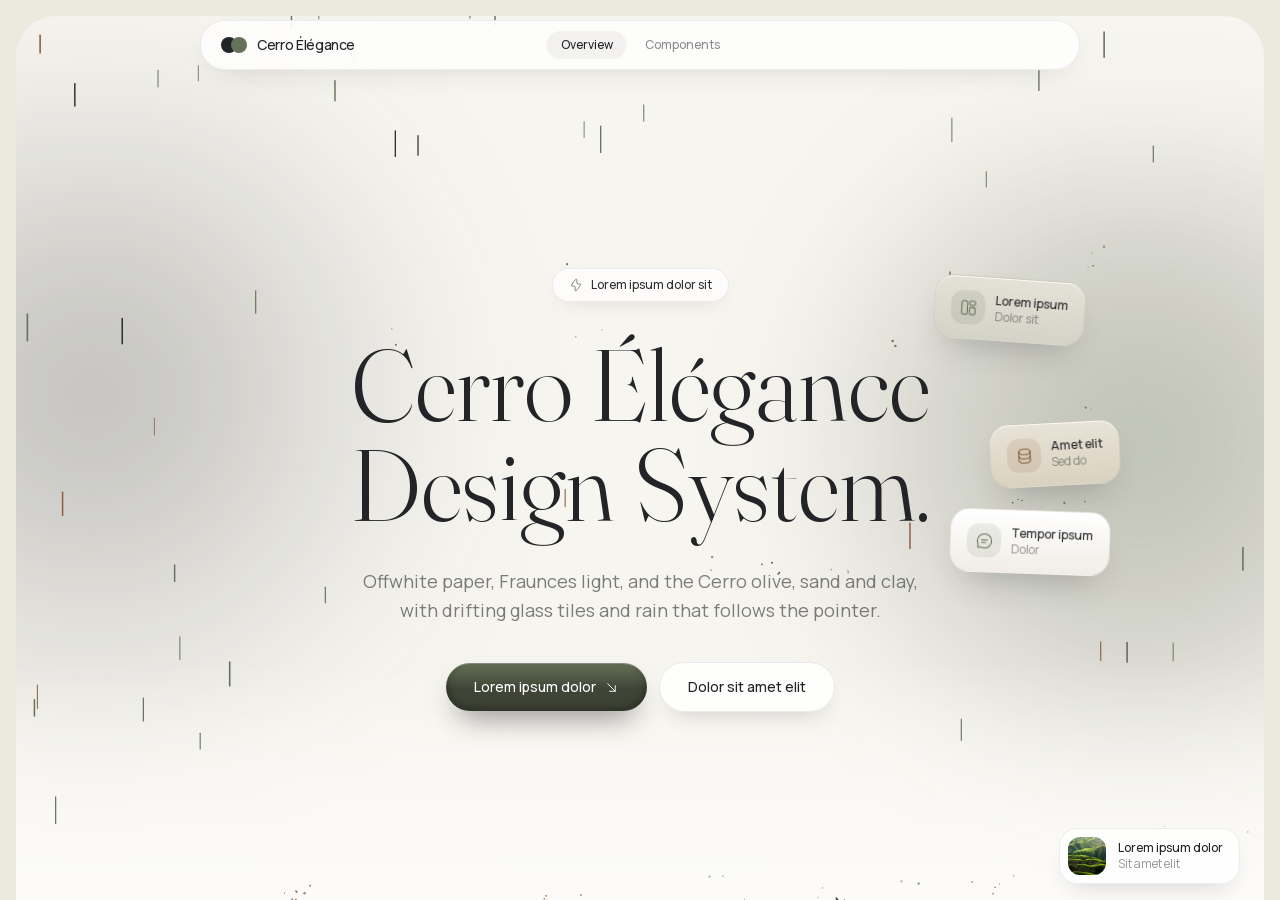
<file: design-system/design-system.html>
<!DOCTYPE html>
<html lang="en">
<head>
<meta charset="utf-8">
<meta name="viewport" content="width=device-width,initial-scale=1">
<meta name="theme-color" content="#ECE9DF">
<title>Cerro Élégance Design System</title>
<!-- preview capture: the Overview frame reports once its fonts are in and the hero risers
     (badge, title, lead, CTAs, preview chip: 90 ms stagger, 0.8 s) have settled -->
<meta name="preview-ready-selector" content="body.ds-overview-ready">
<meta name="preview-ready-after-ms" content="600">
<link rel="icon" href="assets/overview/assets/terrasprint-ai.aura.build/favicon.ico">
<link rel="stylesheet" href="assets/overview/assets/fonts.googleapis.com/css2__q409fcde3.css">
<link rel="stylesheet" href="assets/overview/assets/fonts.googleapis.com/css2__qf7d38554.css">
<link rel="stylesheet" href="assets/overview/assets/fonts.googleapis.com/css2__qed4d15e6.css">
<script src="assets/overview/assets/cdn.tailwindcss.com/3.4.17.js"></script>
<script src="assets/overview/assets/terrasprint-ai.aura.build/iconify-solar.js"></script>
<script src="assets/overview/assets/code.iconify.design/iconify-icon/1.0.7/iconify-icon.min.js"></script>
<script src="assets/overview/assets/cdnjs.cloudflare.com/ajax/libs/gsap/3.12.2/gsap.min.js"></script>
<script src="assets/overview/assets/cdnjs.cloudflare.com/ajax/libs/gsap/3.12.2/ScrollTrigger.min.js"></script>
<link rel="stylesheet" href="assets/catalog/catalog.css">
</head>
<body class="antialiased">

<!-- the Overview's own floating nav (#nav / #navCapsule, same classes and inline styles); its link list becomes the two catalog views -->
<header id="nav" class="fixed left-1/2 -translate-x-1/2 z-50 w-[calc(100%-2rem)] max-w-[880px] transition-all duration-500" style="top:1.25rem;">
  <div id="navCapsule" class="relative flex items-center justify-between gap-3 rounded-[36px] pl-5 pr-2 py-2 transition-shadow duration-500" style="background: rgba(255, 255, 255, 0.78); backdrop-filter: blur(18px); -webkit-backdrop-filter: blur(18px); border: 1px solid rgba(46, 48, 52, 0.08); box-shadow: rgba(255, 255, 255, 0.9) 0px 1px 0px inset, rgba(35, 36, 39, 0.18) 0px 10px 30px -14px;">
    <a href="#overview" id="ds-home" class="flex items-center gap-2.5 shrink-0" aria-label="Cerro Élégance Design System, Overview">
      <span class="relative inline-flex items-center" aria-hidden="true">
        <span class="inline-block rounded-full" style="width:16px;height:16px;background:#232427;"></span>
        <span class="inline-block rounded-full -ml-1.5" style="width: 16px; height: 16px; background: rgb(101, 113, 89);"></span>
      </span>
      <span class="text-sm font-medium tracking-tight font-manrope" style="color:#232427;">Cerro Élégance</span>
    </a>
    <nav id="ds-links" class="flex items-center gap-1" aria-label="Design system views">
      <a href="#overview" id="nav-overview" class="rounded-full px-3.5 py-1.5 text-xs font-medium transition-colors font-manrope">Overview</a>
      <a href="#components" id="nav-components" class="rounded-full px-3.5 py-1.5 text-xs font-medium transition-colors font-manrope">Components</a>
    </nav>
    <!-- keeps the capsule's height and three-part balance (the page's CTA slot) -->
    <span id="ds-tag" class="hidden sm:inline-flex items-center gap-1.5 rounded-full px-4 py-2 text-xs font-medium font-manrope" aria-hidden="true">Lorem Ipsum</span>
  </div>
</header>

<iframe id="overview-frame" title="Overview" src="assets/overview/index.html"></iframe>

<div id="view-components">
<div id="ds-shell">

  <!-- live ground: the hero's layers (source #top): smoky charcoal blur, warm bloom (pointer drift), floor haze, rain canvas -->
  <div id="ds-bg" aria-hidden="true">
    <div class="absolute pointer-events-none" style="left:-18%;top:6%;width:56vw;height:56vw;max-width:820px;max-height:820px;background:radial-gradient(circle at 42% 45%, rgba(46,48,52,0.30) 0%, rgba(46,48,52,0.12) 38%, transparent 68%);filter:blur(70px);"></div>
    <div data-ds-bloom class="absolute pointer-events-none transition-transform duration-700 ease-out" style="right: -14%; top: 14%; width: 52vw; height: 52vw; max-width: 760px; max-height: 760px; background: radial-gradient(circle at 55% 45%, rgba(101, 113, 89, 0.42) 0%, rgba(63, 68, 54, 0.18) 40%, transparent 70%); filter: blur(60px);"></div>
    <div class="absolute pointer-events-none inset-x-0 bottom-0 h-64" style="background:linear-gradient(180deg, transparent, rgba(255,255,255,0.7));"></div>
    <canvas data-ds-rain class="absolute inset-0 w-full h-full pointer-events-none" style="z-index:2;"></canvas>
  </div>

  <aside id="ds-side" aria-label="Component groups">
    <p class="ds-lbl">Cerro Élégance · Components</p>
    <p class="ds-sep">Foundations</p>
    <a href="#components-typography"><b>01</b>Typography</a>
    <a href="#components-colors"><b>02</b>Colors</a>
    <a href="#components-backgrounds"><b>03</b>Backgrounds</a>
    <a href="#components-surfaces"><b>04</b>Surfaces</a>
    <a href="#components-icons"><b>05</b>Icons</a>
    <a href="#components-motion"><b>06</b>Motion</a>
    <p class="ds-sep">Components</p>
    <a href="#components-actions"><b>07</b>Actions</a>
    <a href="#components-navigation"><b>08</b>Navigation</a>
    <a href="#components-status"><b>09</b>Badges and status</a>
    <a href="#components-cards"><b>10</b>Cards and containers</a>
    <a href="#components-data"><b>11</b>Data display</a>
    <a href="#components-forms"><b>12</b>Inputs and forms</a>
    <a href="#components-content"><b>13</b>Content groups</a>
    <a href="#components-media"><b>14</b>Media</a>
  </aside>

  <main id="ds-main">

<section class="ds-group" id="components-typography">
<header class="ds-head">
  <span class="ds-eyebrow"><iconify-icon icon="solar:layers-minimalistic-linear" width="13"></iconify-icon>Foundations · 01</span>
  <h2>Typography</h2>
  <p>Fraunces light for every display and heading line, Manrope for interface and body copy, Geist as the body default (it only surfaces in the email field). Classes <code class="ds-code">.font-fraunces</code> and <code class="ds-code">.font-manrope</code> carry <code class="ds-code">!important</code>, so they override the inline <code class="ds-code">"Source Serif 4"</code> family left on many headings.</p>
</header>
<div class="ds-sheet">
<div class="ds-type">
  <div><div class="role">Display · hero title</div><div class="face">Fraunces 300 · line-height 0.98 · letter-spacing 0<code>#top h1.font-fraunces.font-light.tracking-tighter</code></div></div>
  <div class="sample"><h1 class="font-fraunces font-light tracking-tighter" style="margin:0;color: rgb(35, 36, 39); font-size: clamp(3rem, 8vw, 6.75rem); line-height: 0.98; letter-spacing: 0px; font-family: &quot;Source Serif 4&quot;, Georgia, serif;">Cerro Élégance<br>Design System.</h1></div>
  <div class="sizes">clamp(3rem, 8vw, 6.75rem)</div>
</div>
<div class="ds-type">
  <div><div class="role">Display · statement</div><div class="face">Fraunces 300 · accent 400 in green · line-height 1.1<code>h2.scroll-reveal · em.not-italic.font-normal</code></div></div>
  <div class="sample"><h2 class="font-fraunces font-light tracking-tighter" style="margin:0;color: rgb(35, 36, 39); font-size: clamp(2.25rem, 5vw, 4.25rem); line-height: 1.1; font-family: 'Source Serif 4', Georgia, serif;">Sed do eiusmod <em class="not-italic font-normal" style="color:rgb(101,113,89);">tempor incididunt</em> ut labore.</h2></div>
  <div class="sizes">clamp(2.25rem, 5vw, 4.25rem)</div>
</div>
<div class="ds-type">
  <div><div class="role">Display · closing CTA</div><div class="face">Fraunces 300 · line-height 1.02<code>footer#contact h2</code></div></div>
  <div class="sample"><h2 class="font-fraunces font-light tracking-tighter" style="margin:0;color: rgb(35, 36, 39); font-size: clamp(2.25rem, 5.5vw, 4.25rem); line-height: 1.02; letter-spacing: 0px; font-family: &quot;Source Serif 4&quot;, Georgia, serif;">Lorem ipsum dolor sit amet.</h2></div>
  <div class="sizes">clamp(2.25rem, 5.5vw, 4.25rem)</div>
</div>
<div class="ds-type">
  <div><div class="role">Heading 2 · section</div><div class="face">Fraunces 300 · line-height 1.05<code>#services h2 · #work h2 · #packages h2</code></div></div>
  <div class="sample"><h2 class="font-fraunces font-light tracking-tighter" style="margin:0;color: rgb(35, 36, 39); font-size: clamp(2rem, 4.5vw, 3.5rem); line-height: 1.05; letter-spacing: 0px; font-family: &quot;Source Serif 4&quot;, Georgia, serif;">Lorem ipsum dolor sit amet.</h2></div>
  <div class="sizes">clamp(2rem, 4.5vw, 3.5rem)<i>#packages: clamp(2rem, 4.5vw, 3.25rem)</i></div>
</div>
<div class="ds-type">
  <div><div class="role">Numeral · stat</div><div class="face">Fraunces 300 · tracking-tighter (−0.05em) · line-height 1<code>proof band p.font-fraunces</code></div></div>
  <div class="sample"><p class="font-fraunces font-light tracking-tighter" style="margin:0;color: rgb(35, 36, 39); font-size: clamp(2.25rem, 4vw, 3.25rem); line-height: 1;">10 <span style="color: rgb(101, 113, 89);">1</span></p></div>
  <div class="sizes">clamp(2.25rem, 4vw, 3.25rem)</div>
</div>
<div class="ds-type">
  <div><div class="role">Numeral · price</div><div class="face">Fraunces 300 −0.05em · unit Manrope 400<code>#packages p.font-fraunces · span.text-xs</code></div></div>
  <div class="sample"><p class="font-fraunces font-light tracking-tighter" style="margin:0;color: rgb(35, 36, 39); font-size: 1.75rem;">$9k <span class="text-xs font-normal font-manrope" style="color:rgba(46,48,52,0.45);">/ sprint</span></p></div>
  <div class="sizes">1.75rem<i>unit 0.75rem</i></div>
</div>
<div class="ds-type">
  <div><div class="role">Heading 3 · case</div><div class="face">Fraunces 300 · tracking-tighter (−0.05em)<code>#work h3.text-xl.font-fraunces</code></div></div>
  <div class="sample"><h3 class="text-xl font-fraunces font-light tracking-tighter" style="margin:0;color: rgb(35, 36, 39); font-family: &quot;Source Serif 4&quot;, Georgia, serif;">Lorem ipsum dolor sit amet consectetur adipiscing elit.</h3></div>
  <div class="sizes">1.25rem</div>
</div>
<div class="ds-type">
  <div><div class="role">Title · package</div><div class="face">Manrope 500<code>#packages h3.text-lg.font-medium.font-manrope</code></div></div>
  <div class="sample"><h3 class="text-lg font-medium font-manrope" style="margin:0;color: rgb(35, 36, 39); font-family: &quot;Source Serif 4&quot;, Georgia, serif;">Consectetur Adipiscing</h3></div>
  <div class="sizes">1.125rem</div>
</div>
<div class="ds-type">
  <div><div class="role">Title · card</div><div class="face">Manrope 500<code>#services h3.text-base.font-medium.font-manrope</code></div></div>
  <div class="sample"><h3 class="text-base font-medium font-manrope" style="margin:0;color: rgb(35, 36, 39); font-family: &quot;Source Serif 4&quot;, Georgia, serif;">Lorem ipsum dolor</h3></div>
  <div class="sizes">1rem</div>
</div>
<div class="ds-type">
  <div><div class="role">Lead</div><div class="face">Manrope 400 · line-height 1.65<code>#top p.text-base.sm:text-lg · footer p.text-base</code></div></div>
  <div class="sample"><p class="text-base sm:text-lg font-manrope" style="margin:0;color:rgba(46,48,52,0.62);line-height:1.65;">Offwhite paper, Fraunces light, and the Cerro olive, sand and clay.</p></div>
  <div class="sizes">1.125rem | 1rem</div>
</div>
<div class="ds-type">
  <div><div class="role">Body</div><div class="face">Manrope 400 · line-height 1.6<code>p.text-sm.font-manrope</code></div></div>
  <div class="sample"><p class="text-sm font-manrope" style="margin:0;color:rgba(46,48,52,0.55);line-height:1.6;">Lorem ipsum dolor sit amet, consectetur adipiscing elit sed do eiusmod tempor incididunt.</p></div>
  <div class="sizes">0.875rem</div>
</div>
<div class="ds-type">
  <div><div class="role">Button</div><div class="face">Manrope 500<code>a.text-sm.font-medium.font-manrope</code></div></div>
  <div class="sample"><span class="text-sm font-medium font-manrope" style="color:#232427;">Lorem ipsum dolor</span></div>
  <div class="sizes">0.875rem</div>
</div>
<div class="ds-type">
  <div><div class="role">Wordmark</div><div class="face">Manrope 500 · tracking-tight (−0.025em)<code>#nav span.text-sm.tracking-tight</code></div></div>
  <div class="sample"><span class="text-sm font-medium tracking-tight font-manrope" style="color:#232427;">Cerro Élégance</span></div>
  <div class="sizes">0.875rem<i>footer: 0.75rem</i></div>
</div>
<div class="ds-type">
  <div><div class="role">Label · nav, eyebrow, meta</div><div class="face">Manrope 500<code>.text-xs.font-medium.font-manrope</code></div></div>
  <div class="sample"><span class="text-xs font-medium font-manrope" style="color:#657159;">Lorem ipsum</span> &nbsp; <span class="text-xs font-medium font-manrope" style="color: rgb(101, 113, 89);">Lorem · Ipsum dolor sit</span></div>
  <div class="sizes">0.75rem</div>
</div>
<div class="ds-type">
  <div><div class="role">Caption</div><div class="face">Manrope 400<code>p.text-xs.font-manrope (rgba(46,48,52,.4))</code></div></div>
  <div class="sample"><p class="text-xs font-manrope" style="margin:0;color:rgba(46,48,52,0.4);">Lorem ipsum dolor sit amet consectetur — sed do eiusmod tempor incididunt.</p></div>
  <div class="sizes">0.75rem</div>
</div>
<div class="ds-type">
  <div><div class="role">Input</div><div class="face">Geist 400 (body default)<code>footer input[type=email].text-sm</code></div></div>
  <div class="sample"><span class="text-sm" style="font-family: Geist, Inter, sans-serif;color:#232427;">you@company.com</span></div>
  <div class="sizes">0.875rem</div>
</div>
</div>
</section>

<section class="ds-group" id="components-colors">
<header class="ds-head">
  <span class="ds-eyebrow"><iconify-icon icon="solar:layers-minimalistic-linear" width="13"></iconify-icon>Foundations · 02</span>
  <h2>Colors</h2>
  <p>Cerro Élégance mapped onto the same roles. Primary #657159, secondary #BFB091, tertiary #8B5F40, quaternary #ECE9DF. Ink, graphite and white stay: they carry type and shadow, not the brand. The darker olive is the primary deepened, so buttons and the featured card keep their depth. Small primary text sits on shell or white (4.7:1); on the bare offwhite ground it is 4.3:1, so body copy there stays ink. Source of truth: tokens.css.</p>
</header>

<p class="ds-sub">Brand and Accent</p>
<div class="ds-sheet ds-colors">
  <div class="ds-sw"><div class="ds-chip"><div class="fill" style="background:rgb(101,113,89)"></div></div><div><strong>Primary</strong><code>rgb(101, 113, 89) · #657159</code><p>Exact primary. Accent icons, statement accent, stat numeral, brand dot, 60% of rain drops.</p></div></div>
  <div class="ds-sw"><div class="ds-chip"><span class="aa" style="color:#657159">Aa</span></div><div><strong>Primary text</strong><code>#657159 · rgb(101, 113, 89)</code><p>Section eyebrows and case-study labels. Same primary; it clears 4.5:1 on shell and white.</p></div></div>
  <div class="ds-sw"><div class="ds-chip"><div class="fill" style="background:linear-gradient(rgb(101, 113, 89) 0%, rgb(63, 68, 54) 55%)"></div></div><div><strong>Primary depth</strong><code>linear-gradient(rgb(101,113,89) 0%, rgb(63,68,54) 55%)</code><p>Primary at the lit edge, deepened olive at the base. Buttons, nav CTA, featured package.</p></div></div>
  <div class="ds-sw"><div class="ds-chip on-pine"><span class="aa" style="color:#ECE9DF">Aa</span></div><div><strong>Offwhite on olive</strong><code>#ECE9DF · rgb(236, 233, 223)</code><p>Checks and tag text on the featured card. Quaternary on the deep olive.</p></div></div>
  <div class="ds-sw"><div class="ds-chip"><div class="fill" style="background:#657159"></div></div><div><strong>Primary</strong><code>#657159</code><p>Icon in the primary-wash hero tile. Same primary.</p></div></div>
  <div class="ds-sw"><div class="ds-chip"><div class="fill" style="background:rgb(101,113,89)"></div></div><div><strong>Primary</strong><code>rgb(101, 113, 89)</code><p>Icon in the porcelain hero tile. Same primary, so the tiles differ by wash, not by extra greens.</p></div></div>
  <div class="ds-sw"><div class="ds-chip"><div class="fill" style="background:#BFB091"></div></div><div><strong>Secondary</strong><code>#BFB091</code><p>Exact secondary. Sand panels, the warm hero tile and petals. A surface color: 1.8:1 on the offwhite, so it never carries text.</p></div></div>
  <div class="ds-sw"><div class="ds-chip"><div class="fill" style="background:rgb(139,95,64)"></div></div><div><strong>Tertiary</strong><code>rgb(139, 95, 64) · #8B5F40</code><p>Exact tertiary. Sand-tile icon, rain, and the chart mark. The bronze of the wordmark.</p></div></div>
  <div class="ds-sw"><div class="ds-chip on-white"><div style="width:12px;height:44px;border-radius:999px;background:#8B5F40"></div></div><div><strong>Tertiary mark</strong><code>#8B5F40</code><p>The highlighted bar in the case-study chart mock. Tertiary, so the chart stays inside the brand.</p></div></div>
</div>

<p class="ds-sub">Surfaces</p>
<div class="ds-sheet ds-colors">
  <div class="ds-sw"><div class="ds-chip"><div class="fill" style="background:rgb(236,233,223)"></div></div><div><strong>Quaternary</strong><code>rgb(236, 233, 223)</code><p>Exact quaternary. Body background framing the rounded shell.</p></div></div>
  <div class="ds-sw"><div class="ds-chip"><div class="fill" style="background:rgb(247,245,239)"></div></div><div><strong>Shell</strong><code>rgb(247, 245, 239)</code><p>Quaternary lifted toward white, so the shell still sits above the ground.</p></div></div>
  <div class="ds-sw"><div class="ds-chip"><div class="fill" style="background:#FFFFFF"></div></div><div><strong>Card white</strong><code>#FFFFFF</code><p>Service and case cards, proof pills, packages panel.</p></div></div>
  <div class="ds-sw"><div class="ds-chip on-white"><div class="fill" style="inset:12px;border-radius:12px;background:#F1EDE6"></div></div><div><strong>Muted well</strong><code>#F1EDE6</code><p>Icon wells, meta pills, standard package cards. Warm recess mixed from the shell and the secondary.</p></div></div>
  <div class="ds-sw"><div class="ds-chip"><div class="fill" style="background:rgb(58,62,50)"></div></div><div><strong>Olive stat</strong><code>rgb(58, 62, 50)</code><p>Featured proof pill. Primary deepened so the inverted stat stays darker than the accent.</p></div></div>
  <div class="ds-sw"><div class="ds-chip"><div class="fill" style="background:linear-gradient(rgb(101, 113, 89) 0%, rgb(63, 68, 54) 70%)"></div></div><div><strong>Featured olive</strong><code>linear-gradient(rgb(101,113,89) 0%, rgb(63,68,54) 70%)</code><p>The highlighted package. Primary into deep olive.</p></div></div>
  <div class="ds-sw"><div class="ds-chip"><div class="fill" style="background:#232427"></div></div><div><strong>Charcoal panel</strong><code>#232427</code><p>Dark mock panels and the dark status chip.</p></div></div>
  <div class="ds-sw"><div class="ds-chip"><div class="fill" style="background:linear-gradient(180deg,#E4E2D7,#D4D3C7)"></div></div><div><strong>Primary wash</strong><code>linear-gradient(180deg, #E4E2D7, #D4D3C7)</code><p>Hero tile. Primary mixed into the offwhite.</p></div></div>
  <div class="ds-sw"><div class="ds-chip"><div class="fill" style="background:linear-gradient(180deg,#E8E3D7,#DAD2C0)"></div></div><div><strong>Sand wash</strong><code>linear-gradient(180deg, #E8E3D7, #DAD2C0)</code><p>Hero tile. Secondary mixed into the offwhite.</p></div></div>
  <div class="ds-sw"><div class="ds-chip"><div class="fill" style="background:linear-gradient(180deg,#FFFFFF,#F1EDE6)"></div></div><div><strong>Warm porcelain</strong><code>linear-gradient(180deg, #FFFFFF, #F1EDE6)</code><p>Hero tile. White falling into the warm well.</p></div></div>
  <div class="ds-sw"><div class="ds-chip"><div class="fill" style="background:linear-gradient(150deg,#E7E1D6,#D3CAB4)"></div></div><div><strong>Sand panel</strong><code>linear-gradient(150deg, #E7E1D6, #D3CAB4)</code><p>Case 1 visual panel. Secondary sand into the offwhite.</p></div></div>
  <div class="ds-sw"><div class="ds-chip"><div class="fill" style="background:linear-gradient(150deg,#E4DED2,#D3C5B6)"></div></div><div><strong>Clay panel</strong><code>linear-gradient(150deg, #E4DED2, #D3C5B6)</code><p>Case 2 visual panel. Tertiary clay mixed into the offwhite.</p></div></div>
  <div class="ds-sw"><div class="ds-chip"><div class="fill" style="background:linear-gradient(150deg,#DEDDD2,#CCCCBF)"></div></div><div><strong>Primary panel</strong><code>linear-gradient(150deg, #DEDDD2, #CCCCBF)</code><p>Case 3 visual panel. Primary into the offwhite.</p></div></div>
  <div class="ds-sw"><div class="ds-chip" style="background:linear-gradient(150deg,#E7E1D6,#D3CAB4)"><div class="fill" style="inset:12px;border-radius:12px;background:rgba(255,255,255,0.9)"></div></div><div><strong>Frosted white</strong><code>rgba(255,255,255,.9) · .85 · .8 · .78 · .7</code><p>Mock cards and inputs (.9), secondary button (.85), preview chip (.8), nav capsule (.78), hero badge (.7).</p></div></div>
</div>

<p class="ds-sub">Text and Icons</p>
<div class="ds-sheet ds-colors">
  <div class="ds-sw"><div class="ds-chip"><span class="aa" style="color:#232427">Aa</span></div><div><strong>Ink</strong><code>#232427 · rgb(35, 36, 39)</code><p>Headings, titles, wordmark, active nav link.</p></div></div>
  <div class="ds-sw"><div class="ds-chip"><span class="aa" style="color:rgb(46,48,52)">Aa</span></div><div><strong>Graphite body</strong><code>rgb(46, 48, 52) · #2E3034</code><p>Body default color, hero badge, status chip.</p></div></div>
  <div class="ds-sw"><div class="ds-chip"><span class="aa" style="color:rgba(46,48,52,0.62)">Aa</span></div><div><strong>Lead text</strong><code>rgba(46, 48, 52, 0.62)</code><p>Hero lead (footer lead uses .6).</p></div></div>
  <div class="ds-sw"><div class="ds-chip"><span class="aa" style="color:rgba(46,48,52,0.55)">Aa</span></div><div><strong>Muted text</strong><code>rgba(46, 48, 52, 0.55)</code><p>Card body, stat labels, idle nav links.</p></div></div>
  <div class="ds-sw"><div class="ds-chip"><span class="aa" style="color:rgba(46,48,52,0.5)">Aa</span></div><div><strong>Soft text</strong><code>rgba(46, 48, 52, 0.5)</code><p>Tile subtitles, durations, footer links.</p></div></div>
  <div class="ds-sw"><div class="ds-chip"><span class="aa" style="color:rgba(46,48,52,0.4)">Aa</span></div><div><strong>Caption text</strong><code>rgba(46, 48, 52, 0.4)</code><p>Disclaimer, copyright (.45 for units and the mailto line).</p></div></div>
  <div class="ds-sw"><div class="ds-chip on-pine"><span class="aa" style="color:#FFFFFF">Aa</span></div><div><strong>Text on olive</strong><code>#FFFFFF</code><p>Button labels, featured package, stat numeral.</p></div></div>
  <div class="ds-sw"><div class="ds-chip on-pine"><span class="aa" style="color:rgba(255,255,255,0.55)">Aa</span></div><div><strong>Muted on olive</strong><code>rgba(255,255,255,.65) · .55 · .5 · .45</code><p>Feature list, stat label, duration, unit on dark.</p></div></div>
  <div class="ds-sw"><div class="ds-chip on-pine"><div class="fill" style="inset:14px;border-radius:999px;background:#FFFFFF"></div><span class="aa" style="color:#171719;font-size:20px">Aa</span></div><div><strong>Label on white CTA</strong><code>#171719</code><p>White button on the featured card.</p></div></div>
</div>

<p class="ds-sub">Borders</p>
<div class="ds-sheet ds-colors">
  <div class="ds-sw"><div class="ds-chip on-white"><div class="bar" style="border-color:rgba(46,48,52,0.06)"></div></div><div><strong>Hairline</strong><code>rgba(46, 48, 52, 0.06)</code><p>Cards, icon wells, tiles (.07 on packages and proof pills).</p></div></div>
  <div class="ds-sw"><div class="ds-chip on-white"><div class="bar" style="border-color:rgba(46,48,52,0.08)"></div></div><div><strong>Glass edge</strong><code>rgba(46, 48, 52, 0.08)</code><p>Nav capsule, badge, preview chip, footer divider.</p></div></div>
  <div class="ds-sw"><div class="ds-chip on-white"><div class="bar" style="border-color:rgba(46,48,52,0.1)"></div></div><div><strong>Control edge</strong><code>rgba(46, 48, 52, 0.1)</code><p>Secondary buttons, email field, menu button.</p></div></div>
  <div class="ds-sw"><div class="ds-chip on-white"><div class="bar" style="border-color:rgba(101,113,89,0.18)"></div></div><div><strong>Eyebrow edge</strong><code>rgba(101, 113, 89, 0.18)</code><p>Primary eyebrow pills (fill rgba(101,113,89,.08)).</p></div></div>
</div>

<p class="ds-sub">Interactive States</p>
<div class="ds-sheet ds-states">
  <strong>Nav link</strong>
  <div class="ds-state"><small>Default</small><div class="ds-chip on-white"><span class="text-xs font-medium font-manrope rounded-full px-3.5 py-1.5" style="color:rgba(46,48,52,0.55);">Services</span></div><code>rgba(46,48,52,.55)</code></div>
  <div class="ds-state"><small>Hover</small><div class="ds-chip on-white"><span class="text-xs font-medium font-manrope rounded-full px-3.5 py-1.5" style="color:#232427;">Services</span></div><code>hover:text-[#232427]</code></div>
  <div class="ds-state"><small>Selected</small><div class="ds-chip on-white"><span class="text-xs font-medium font-manrope rounded-full px-3.5 py-1.5" style="color:#232427;background:rgba(46,48,52,0.05);">Home</span></div><code>#232427 on rgba(46,48,52,.05)</code></div>
</div>
<div class="ds-sheet ds-states">
  <strong>Nav capsule (window scroll &gt; 40px)</strong>
  <div class="ds-state"><small>Default</small><div class="ds-chip" style="background:linear-gradient(150deg,#E4DED2,#D3C5B6)"><div class="fill" style="inset:16px 10px;border-radius:999px;background:rgba(255,255,255,0.78);box-shadow:rgba(255,255,255,0.9) 0 1px 0 inset, rgba(35,36,39,0.18) 0 10px 30px -14px;"></div></div><code>rgba(255,255,255,.78) · 0 10px 30px -14px rgba(35,36,39,.18)</code></div>
  <div class="ds-state"><small>Selected (scrolled)</small><div class="ds-chip" style="background:linear-gradient(150deg,#E4DED2,#D3C5B6)"><div class="fill" style="inset:16px 10px;border-radius:999px;background:rgba(255,255,255,0.9);box-shadow:0 1px 0 rgba(255,255,255,0.9) inset, 0 20px 44px -16px rgba(35,36,39,0.3);"></div></div><code>rgba(255,255,255,.9) · 0 20px 44px -16px rgba(35,36,39,.3)</code></div>
</div>
<div class="ds-sheet ds-states">
  <strong>Email field</strong>
  <div class="ds-state"><small>Default</small><div class="ds-chip on-white"><div class="fill" style="inset:16px 10px;border-radius:999px;background:rgba(255,255,255,0.9);border:1px solid rgba(46,48,52,0.1);box-shadow:0 8px 20px -14px rgba(35,36,39,0.25);"></div></div><code>rgba(255,255,255,.9) · border .1</code></div>
  <div class="ds-state"><small>Focus</small><div class="ds-chip on-white"><div class="fill" style="inset:16px 10px;border-radius:999px;background:rgba(255,255,255,0.9);border:1px solid rgba(46,48,52,0.1);box-shadow:0 10px 15px -3px rgb(0 0 0 / 0.1), 0 4px 6px -4px rgb(0 0 0 / 0.1);"></div></div><code>focus:shadow-lg · outline-none</code></div>
</div>

<p class="ds-sub">Overlays and Particles</p>
<div class="ds-sheet ds-colors">
  <div class="ds-sw"><div class="ds-chip"><div class="fill" style="background:radial-gradient(circle at 42% 45%, rgba(46,48,52,0.30) 0%, rgba(46,48,52,0.12) 38%, transparent 68%)"></div></div><div><strong>Charcoal smoke</strong><code>radial rgba(46,48,52,.30) → .12 → transparent · blur(70px)</code><p>Hero, left.</p></div></div>
  <div class="ds-sw"><div class="ds-chip"><div class="fill" style="background:radial-gradient(circle at 55% 45%, rgba(101,113,89,0.42) 0%, rgba(63,68,54,0.18) 40%, transparent 70%)"></div></div><div><strong>Primary bloom</strong><code>radial rgba(101,113,89,.42) → rgba(63,68,54,.18) → transparent · blur(60px)</code><p>Hero, right; drifts with the pointer.</p></div></div>
  <div class="ds-sw"><div class="ds-chip" style="background:linear-gradient(150deg,#E4DED2,#D3C5B6)"><div class="fill" style="background:linear-gradient(180deg, transparent, rgba(255,255,255,0.7))"></div></div><div><strong>Floor haze</strong><code>linear-gradient(180deg, transparent, rgba(255,255,255,.7))</code><p>Bottom 16rem of the hero.</p></div></div>
  <div class="ds-sw"><div class="ds-chip"><div class="fill" style="background:radial-gradient(at 50% 80%, rgba(101,113,89,0.32) 0%, rgba(63,68,54,0.12) 45%, transparent 72%)"></div></div><div><strong>Footer glow</strong><code>radial rgba(101,113,89,.32) → rgba(63,68,54,.12) → transparent · blur(60px)</code><p>Under the closing CTA.</p></div></div>
  <div class="ds-sw"><div class="ds-chip on-white" style="display:flex;gap:6px;justify-content:center"><span style="width:3px;height:30px;border-radius:2px;background:#657159"></span><span style="width:3px;height:30px;border-radius:2px;background:#232427"></span><span style="width:3px;height:30px;border-radius:2px;background:#8B5F40"></span></div><div><strong>Rain</strong><code>#657159 (60%) · #232427 · #8B5F40</code><p>Hero drops, splashes and the umbrella (#232427).</p></div></div>
  <div class="ds-sw"><div class="ds-chip on-white" style="display:flex;gap:4px;justify-content:center"><span style="width:12px;height:12px;border-radius:50% 0;background:#BFB091"></span><span style="width:12px;height:12px;border-radius:50% 0;background:#D5CCB8"></span><span style="width:12px;height:12px;border-radius:50% 0;background:#ECE9DF"></span><span style="width:12px;height:12px;border-radius:50% 0;background:#B79D88"></span></div><div><strong>Petals</strong><code>#BFB091 · #D5CCB8 · #ECE9DF · #B79D88</code><p>Footer petal canvas.</p></div></div>
  <div class="ds-sw"><div class="ds-chip on-white"><div class="fill" style="inset:14px;border-radius:999px;background:rgba(101,113,89,0.08);border:1px solid rgba(101,113,89,0.18)"></div></div><div><strong>Primary tint</strong><code>rgba(101, 113, 89, 0.08)</code><p>Eyebrow pill fill.</p></div></div>
  <div class="ds-sw"><div class="ds-chip on-pine"><div class="fill" style="inset:16px 10px;border-radius:999px;background:rgba(101,113,89,0.18)"></div></div><div><strong>Primary tint on olive</strong><code>rgba(101, 113, 89, 0.18)</code><p>"Most booked" tag fill.</p></div></div>
  <div class="ds-sw"><div class="ds-chip" style="display:flex;gap:6px;justify-content:center;background:#fff"><span style="width:22px;height:22px;border-radius:8px;background:rgba(101, 113, 89, 0.14)"></span><span style="width:22px;height:22px;border-radius:8px;background:rgba(139,95,64,0.14)"></span><span style="width:22px;height:22px;border-radius:8px;background:rgba(101,113,89,0.12)"></span></div><div><strong>Tile icon wells</strong><code>rgba(101,113,89,.14) · rgba(139,95,64,.14) · rgba(101,113,89,.12)</code><p>Icon squares in the three hero tiles.</p></div></div>
</div>
</section>

<section class="ds-group" id="components-backgrounds">
<header class="ds-head">
  <span class="ds-eyebrow"><iconify-icon icon="solar:layers-minimalistic-linear" width="13"></iconify-icon>Foundations · 03</span>
  <h2>Backgrounds</h2>
  <p>Three grounds: the hero's layered paper with pointer-steered rain (also the live ground of this whole view), the closing section's falling petals, and the page frame that holds everything.</p>
</header>

<article class="ds-spec">
  <div class="ds-spec-h"><h3>Hero ground · rain</h3><code>#top · #bloom · canvas#heroParticles (2d)</code></div>
  <div class="ds-stage" data-ds-hero style="height:clamp(380px, 52vh, 540px);">
    <div class="absolute pointer-events-none" aria-hidden="true" style="left:-18%;top:6%;width:56vw;height:56vw;max-width:820px;max-height:820px;background:radial-gradient(circle at 42% 45%, rgba(46,48,52,0.30) 0%, rgba(46,48,52,0.12) 38%, transparent 68%);filter:blur(70px);"></div>
    <div data-ds-bloom class="absolute pointer-events-none transition-transform duration-700 ease-out" aria-hidden="true" style="right: -14%; top: 14%; width: 52vw; height: 52vw; max-width: 760px; max-height: 760px; background: radial-gradient(circle at 55% 45%, rgba(101, 113, 89, 0.42) 0%, rgba(63, 68, 54, 0.18) 40%, transparent 70%); filter: blur(60px);"></div>
    <div class="absolute pointer-events-none inset-x-0 bottom-0 h-64" aria-hidden="true" style="background:linear-gradient(180deg, transparent, rgba(255,255,255,0.7));"></div>
    <canvas data-ds-rain class="absolute inset-0 w-full h-full pointer-events-none" aria-hidden="true" style="z-index:2;"></canvas>
  </div>
  <p class="ds-note"><b>Layers:</b> shell paper rgb(247,245,239) · charcoal smoke (blur 70px) · primary bloom (blur 60px, follows the pointer ±13px / ±10px over 0.7s) · floor haze · rain canvas. <b>Rain:</b> 70 drops (40 under 768px), 12–20px/frame, wind follows the pointer's x, 35% of new drops spawn near the pointer, drops splash on the floor and on the hero's title, tiles, links and risers. <b>Click</b> the ground to open or close the umbrella; it follows the pointer and drops splash on its dome.</p>
</article>

<article class="ds-spec">
  <div class="ds-spec-h"><h3>Closing ground · petals</h3><code>footer#contact · canvas#footerParticles (2d)</code></div>
  <div class="ds-stage" data-ds-footer style="height:360px;">
    <canvas data-ds-petals class="absolute inset-0 w-full h-full pointer-events-none z-0" aria-hidden="true"></canvas>
    <div class="absolute pointer-events-none" aria-hidden="true" style="left: 50%; bottom: -30%; transform: translateX(-50%); width: 80vw; height: 50vw; max-width: 1100px; max-height: 640px; background: radial-gradient(at 50% 80%, rgba(101, 113, 89, 0.32) 0%, rgba(63, 68, 54, 0.12) 45%, transparent 72%); filter: blur(60px);"></div>
  </div>
  <p class="ds-note"><b>Petals:</b> 35 quadratic-curve petals in four warm sands, gravity 0.8, wind 1.2, sine sway, slow spin; the loop only runs while the section intersects the viewport. <b>Glow:</b> olive radial from the bottom edge, blur 60px.</p>
</article>

<article class="ds-spec">
  <div class="ds-spec-h"><h3>Page frame</h3><code>body (rgb(236,233,223)) › div.p-2.sm:p-3.lg:p-4 › div.rounded-[28px].sm:rounded-[40px]</code></div>
  <div class="ds-shellbox">
    <div class="relative overflow-hidden rounded-[28px] sm:rounded-[40px]" style="background-color: rgb(247, 245, 239); height:180px;"></div>
  </div>
  <p class="ds-note">The whole page lives inside one rounded paper shell (overflow hidden) inset 8 / 12 / 16px from the ground.</p>
</article>
</section>

<section class="ds-group" id="components-surfaces">
<header class="ds-head">
  <span class="ds-eyebrow"><iconify-icon icon="solar:layers-minimalistic-linear" width="13"></iconify-icon>Foundations · 04</span>
  <h2>Surfaces</h2>
  <p>Soft, rounded paper planes: a white top-edge highlight (inset 0 1px 0) over a long negative-spread shadow tinted with ink.</p>
</header>
<div class="ds-surf">
  <div class="ds-cell"><div class="box w-full rounded-[24px]" style="background:#FFFFFF;border:1px solid rgba(46,48,52,0.06);box-shadow:0 1px 0 rgba(255,255,255,0.9) inset, 0 14px 28px -18px rgba(35,36,39,0.25);"></div><small>Service card · r24</small><code class="ds-code">0 14px 28px -18px rgba(35,36,39,.25)</code></div>
  <div class="ds-cell"><div class="box w-full rounded-[28px]" style="background:#FFFFFF;border:1px solid rgba(46,48,52,0.06);box-shadow:0 20px 40px -22px rgba(35,36,39,0.28);"></div><small>Case card · r28</small><code class="ds-code">0 20px 40px -22px rgba(35,36,39,.28)</code></div>
  <div class="ds-cell"><div class="box w-full rounded-[36px]" style="background:#FFFFFF;border:1px solid rgba(46,48,52,0.06);box-shadow:0 1px 0 rgba(255,255,255,0.9) inset, 0 30px 60px -30px rgba(35,36,39,0.3);"></div><small>Packages panel · r36</small><code class="ds-code">0 30px 60px -30px rgba(35,36,39,.3)</code></div>
  <div class="ds-cell"><div class="box w-full rounded-[26px]" style="background:#F1EDE6;border:1px solid rgba(46,48,52,0.07);box-shadow:0 16px 30px -20px rgba(35,36,39,0.25);"></div><small>Package card · r26</small><code class="ds-code">#F1EDE6 · 0 16px 30px -20px</code></div>
  <div class="ds-cell"><div class="box w-full rounded-[26px]" style="background: linear-gradient(rgb(101, 113, 89) 0%, rgb(63, 68, 54) 70%); box-shadow: rgba(255, 255, 255, 0.16) 0px 1px 0px inset, rgba(23, 23, 25, 0.6) 0px 30px 55px -22px;"></div><small>Featured card · r26</small><code class="ds-code">olive 70% · 0 30px 55px -22px rgba(23,23,25,.6)</code></div>
  <div class="ds-cell"><div class="box w-full rounded-[999px]" style="height:104px;background:#FFFFFF;border:1px solid rgba(46,48,52,0.07);box-shadow:0 1px 0 rgba(255,255,255,0.9) inset, 0 18px 34px -18px rgba(35,36,39,0.25);"></div><small>Stat pill · r999</small><code class="ds-code">0 18px 34px -18px rgba(35,36,39,.25)</code></div>
  <div class="ds-cell"><div class="box w-full rounded-[999px]" style="height:104px;background: rgb(58, 62, 50); box-shadow: rgba(255, 255, 255, 0.14) 0px 1px 0px inset, rgba(23, 23, 25, 0.5) 0px 24px 44px -18px;"></div><small>Olive pill · r999</small><code class="ds-code">rgb(58,62,50) · 0 24px 44px -18px</code></div>
  <div class="ds-cell"><div class="box w-full rounded-[20px]" style="background:linear-gradient(180deg,#E4E2D7,#D4D3C7);border:1px solid rgba(46,48,52,0.06);box-shadow:0 1px 0 rgba(255,255,255,0.8) inset, 0 18px 34px -16px rgba(35,36,39,0.3);"></div><small>Floating tile · r20</small><code class="ds-code">0 18px 34px -16px rgba(35,36,39,.3)</code></div>
  <div class="ds-cell"><div class="box w-full rounded-[18px]" style="background:rgba(255,255,255,0.8);backdrop-filter:blur(10px);border:1px solid rgba(46,48,52,0.08);box-shadow:0 12px 24px -12px rgba(35,36,39,0.2);"></div><small>Glass chip · r18</small><code class="ds-code">rgba(255,255,255,.8) · blur(10px)</code></div>
  <div class="ds-cell"><div class="box w-full rounded-[20px] relative overflow-hidden" style="background:linear-gradient(150deg,#E7E1D6,#D3CAB4);"><div class="absolute left-6 top-6 right-10 rounded-2xl p-4" style="background:rgba(255,255,255,0.9);box-shadow:0 12px 24px -14px rgba(35,36,39,0.25);"><div class="h-2 w-2/3 rounded-full mb-2" style="background:rgba(46,48,52,0.15);"></div><div class="h-2 w-1/2 rounded-full" style="background:rgba(46,48,52,0.1);"></div></div><div class="absolute left-12 bottom-5 right-6 rounded-2xl p-4" style="background:#232427;box-shadow:0 16px 30px -14px rgba(23,23,25,0.5);"><div class="h-2 w-1/2 rounded-full" style="background:rgba(255,255,255,0.35);"></div></div></div><small>Visual ground r20 · mock cards r16</small><code class="ds-code">rgba(255,255,255,.9) · #232427</code></div>
  <div class="ds-cell"><div class="box w-full rounded-[24px] grid place-items-center" style="background:#FFFFFF;border:1px solid rgba(46,48,52,0.06);"><span class="inline-flex items-center justify-center rounded-2xl" style="width:44px;height:44px;background:#F1EDE6;border:1px solid rgba(46,48,52,0.06);"><iconify-icon icon="solar:routing-2-linear" width="20" style="stroke-width: 1.5; color: rgb(101, 113, 89);"></iconify-icon></span></div><small>Icon well · r16 · 44px</small><code class="ds-code">#F1EDE6 · border .06</code></div>
</div>
</section>

<section class="ds-group" id="components-icons">
<header class="ds-head">
  <span class="ds-eyebrow"><iconify-icon icon="solar:layers-minimalistic-linear" width="13"></iconify-icon>Foundations · 05</span>
  <h2>Icons</h2>
  <p>Solar Linear (1.5px stroke) through the <code class="ds-code">&lt;iconify-icon&gt;</code> web component 1.0.7, shown at the size and color each one has on the page.</p>
</header>
<div class="ds-sheet ds-icons">
  <div class="ds-icon"><div class="glyph"><iconify-icon icon="solar:bolt-linear" width="14" style="color: rgb(101, 113, 89);"></iconify-icon></div><code>bolt-linear</code><small>14 · hero badge</small></div>
  <div class="ds-icon"><div class="glyph"><iconify-icon icon="solar:widget-4-linear" width="17" style="color:#657159;"></iconify-icon></div><code>widget-4-linear</code><small>17 · tile</small></div>
  <div class="ds-icon"><div class="glyph"><iconify-icon icon="solar:database-linear" width="17" style="color: rgb(139, 95, 64);"></iconify-icon></div><code>database-linear</code><small>17 · tile</small></div>
  <div class="ds-icon"><div class="glyph"><iconify-icon icon="solar:chat-round-line-linear" width="17" style="color: rgb(101, 113, 89);"></iconify-icon></div><code>chat-round-line-linear</code><small>17 · tile</small></div>
  <div class="ds-icon"><div class="glyph"><iconify-icon icon="solar:arrow-right-linear" width="14" style="color:#232427;"></iconify-icon></div><code>arrow-right-linear</code><small>13–14 · CTA</small></div>
  <div class="ds-icon"><div class="glyph"><iconify-icon icon="solar:arrow-right-down-linear" width="15" style="color:#232427;"></iconify-icon></div><code>arrow-right-down-linear</code><small>15 · hero CTA</small></div>
  <div class="ds-icon"><div class="glyph"><iconify-icon icon="solar:hamburger-menu-linear" width="18" style="color:#232427;"></iconify-icon></div><code>hamburger-menu-linear</code><small>18 · menu</small></div>
  <div class="ds-icon"><div class="glyph"><iconify-icon icon="solar:close-circle-linear" width="18" style="color:#232427;"></iconify-icon></div><code>close-circle-linear</code><small>18 · menu open</small></div>
  <div class="ds-icon"><div class="glyph"><iconify-icon icon="solar:layers-minimalistic-linear" width="13" style="color:#657159;"></iconify-icon></div><code>layers-minimalistic-linear</code><small>13 · eyebrow</small></div>
  <div class="ds-icon"><div class="glyph"><iconify-icon icon="solar:folder-check-linear" width="13" style="color:#657159;"></iconify-icon></div><code>folder-check-linear</code><small>13 · eyebrow</small></div>
  <div class="ds-icon"><div class="glyph"><iconify-icon icon="solar:box-minimalistic-linear" width="13" style="color:#657159;"></iconify-icon></div><code>box-minimalistic-linear</code><small>13 · eyebrow</small></div>
  <div class="ds-icon"><div class="glyph"><iconify-icon icon="solar:routing-2-linear" width="20" style="color: rgb(101, 113, 89);"></iconify-icon></div><code>routing-2-linear</code><small>20 · service</small></div>
  <div class="ds-icon"><div class="glyph"><iconify-icon icon="solar:chat-square-code-linear" width="20" style="color: rgb(101, 113, 89);"></iconify-icon></div><code>chat-square-code-linear</code><small>20 · service</small></div>
  <div class="ds-icon"><div class="glyph"><iconify-icon icon="solar:headphones-round-linear" width="20" style="color: rgb(101, 113, 89);"></iconify-icon></div><code>headphones-round-linear</code><small>20 · service</small></div>
  <div class="ds-icon"><div class="glyph"><iconify-icon icon="solar:graph-new-linear" width="20" style="color: rgb(101, 113, 89);"></iconify-icon></div><code>graph-new-linear</code><small>20 · service</small></div>
  <div class="ds-icon"><div class="glyph"><iconify-icon icon="solar:document-add-linear" width="20" style="color: rgb(101, 113, 89);"></iconify-icon></div><code>document-add-linear</code><small>20 · service</small></div>
  <div class="ds-icon"><div class="glyph"><iconify-icon icon="solar:rocket-2-linear" width="20" style="color: rgb(101, 113, 89);"></iconify-icon></div><code>rocket-2-linear</code><small>20 · service</small></div>
  <div class="ds-icon"><div class="glyph"><iconify-icon icon="solar:clock-circle-linear" width="12" style="color:rgba(46,48,52,0.6);"></iconify-icon></div><code>clock-circle-linear</code><small>12 · meta pill</small></div>
  <div class="ds-icon"><div class="glyph"><iconify-icon icon="solar:check-circle-linear" width="15" style="color: rgb(101, 113, 89);"></iconify-icon></div><code>check-circle-linear</code><small>15 · package list</small></div>
  <div class="ds-icon"><div class="glyph"><iconify-icon icon="solar:shield-check-linear" width="13" style="color: rgb(101, 113, 89);"></iconify-icon></div><code>shield-check-linear</code><small>13 · status chip</small></div>
  <div class="ds-icon"><div class="glyph on-pine"><iconify-icon icon="solar:link-round-angle-linear" width="13" style="color: rgb(236, 233, 223);"></iconify-icon></div><code>link-round-angle-linear</code><small>13 · dark chip</small></div>
</div>
</section>

<section class="ds-group" id="components-motion">
<header class="ds-head">
  <span class="ds-eyebrow"><iconify-icon icon="solar:layers-minimalistic-linear" width="13"></iconify-icon>Foundations · 06</span>
  <h2>Motion</h2>
  <p>Quiet, physical motion: risers fade up 14px, tiles bob on long Web Animations loops, the statement sharpens word by word with scroll. All of it is skipped under <code class="ds-code">prefers-reduced-motion</code>.</p>
</header>

<article class="ds-spec" id="ds-rise">
  <div class="ds-spec-h"><h3>Rise reveal</h3><code>[data-rise] · IntersectionObserver 0.12 · opacity + translateY(14px) · 0.8s cubic-bezier(0.22,0.61,0.36,1) · 90ms stagger</code></div>
  <div class="ds-3">
    <div data-rise class="rounded-[24px] p-6" style="background:#FFFFFF;border:1px solid rgba(46,48,52,0.06);box-shadow:0 1px 0 rgba(255,255,255,0.9) inset, 0 14px 28px -18px rgba(35,36,39,0.25);"><p class="text-sm font-manrope" style="margin:0;color:rgba(46,48,52,0.55);line-height:1.6;">Lorem ipsum dolor sit amet, consectetur adipiscing elit.</p></div>
    <div data-rise class="rounded-[24px] p-6" style="background:#FFFFFF;border:1px solid rgba(46,48,52,0.06);box-shadow:0 1px 0 rgba(255,255,255,0.9) inset, 0 14px 28px -18px rgba(35,36,39,0.25);"><p class="text-sm font-manrope" style="margin:0;color:rgba(46,48,52,0.55);line-height:1.6;">Ut enim ad minim veniam, quis nostrud exercitation.</p></div>
    <div data-rise class="rounded-[24px] p-6" style="background:#FFFFFF;border:1px solid rgba(46,48,52,0.06);box-shadow:0 1px 0 rgba(255,255,255,0.9) inset, 0 14px 28px -18px rgba(35,36,39,0.25);"><p class="text-sm font-manrope" style="margin:0;color:rgba(46,48,52,0.55);line-height:1.6;">Duis aute irure dolor in reprehenderit in voluptate.</p></div>
  </div>
  <button type="button" class="ds-replay" data-ds-replay="rise"><iconify-icon icon="solar:arrow-right-linear" width="13"></iconify-icon>Replay</button>
</article>

<article class="ds-spec">
  <div class="ds-spec-h"><h3>Tile drift</h3><code>[data-drift="1|2|3"] · el.animate translateY(−9px) rotate(±1.5deg) · 5200 + i·900 ms · delay i·500 ms · infinite ease-in-out</code></div>
  <div class="ds-row" style="padding:18px 6px 10px;gap:28px 40px;">
    <div data-drift="1" class="flex items-center gap-2.5 rounded-[20px] px-4 py-3.5 text-left" style="transform:rotate(4deg);background:linear-gradient(180deg,#E4E2D7,#D4D3C7);border:1px solid rgba(46,48,52,0.06);box-shadow:0 1px 0 rgba(255,255,255,0.8) inset, 0 18px 34px -16px rgba(35,36,39,0.3);">
      <span class="inline-flex items-center justify-center rounded-xl" style="width:34px;height:34px;background:rgba(101, 113, 89, 0.14);"><iconify-icon icon="solar:widget-4-linear" width="17" style="stroke-width:1.5;color:#657159;"></iconify-icon></span>
      <div><p class="text-xs font-medium font-manrope" style="margin:0;color:#232427;">Lorem ipsum</p><p class="text-xs font-manrope" style="margin:0;color:rgba(46,48,52,0.5);">Dolor sit</p></div>
    </div>
    <div data-drift="2" class="flex items-center gap-2.5 rounded-[20px] px-4 py-3.5 text-left" style="transform:rotate(-3deg);background:linear-gradient(180deg,#E8E3D7,#DAD2C0);border:1px solid rgba(46,48,52,0.06);box-shadow:0 1px 0 rgba(255,255,255,0.8) inset, 0 18px 34px -16px rgba(35,36,39,0.3);">
      <span class="inline-flex items-center justify-center rounded-xl" style="width: 34px; height: 34px; background: rgba(139, 95, 64, 0.14);"><iconify-icon icon="solar:database-linear" width="17" style="stroke-width: 1.5; color: rgb(139, 95, 64);"></iconify-icon></span>
      <div><p class="text-xs font-medium font-manrope" style="margin:0;color:#232427;">Amet elit</p><p class="text-xs font-manrope" style="margin:0;color:rgba(46,48,52,0.5);">Sed do</p></div>
    </div>
    <div data-drift="3" class="flex items-center gap-2.5 rounded-[20px] px-4 py-3.5 text-left" style="transform:rotate(2deg);background:linear-gradient(180deg,#FFFFFF,#F1EDE6);border:1px solid rgba(46,48,52,0.07);box-shadow:0 1px 0 rgba(255,255,255,0.9) inset, 0 18px 34px -16px rgba(35,36,39,0.3);">
      <span class="inline-flex items-center justify-center rounded-xl" style="width: 34px; height: 34px; background: rgba(101, 113, 89, 0.12);"><iconify-icon icon="solar:chat-round-line-linear" width="17" style="stroke-width: 1.5; color: rgb(101, 113, 89);"></iconify-icon></span>
      <div><p class="text-xs font-medium font-manrope" style="margin:0;color:#232427;">Tempor ipsum</p><p class="text-xs font-manrope" style="margin:0;color:rgba(46,48,52,0.5);">Dolor</p></div>
    </div>
  </div>
</article>

<article class="ds-spec">
  <div class="ds-spec-h"><h3>Word reveal (scroll-scrubbed)</h3><code>.scroll-reveal · GSAP 3.12.2 ScrollTrigger · per word opacity 0.1 → 1, blur 8px → 0, y 20px → 0 · stagger 0.08 · scrub 1 · top 90% → bottom 60%</code></div>
  <div class="text-center" style="padding:10px 0 4px;">
    <h2 class="scroll-reveal font-fraunces font-light tracking-tighter" data-reveal-opacity="0.1" data-reveal-blur="8px" data-reveal-y="20px" data-reveal-stagger="0.08" data-reveal-start="top 90%" data-reveal-end="bottom 60%" style="margin:0;color: rgb(35, 36, 39); font-size: clamp(2.25rem, 5vw, 4.25rem); line-height: 1.1; font-family: 'Source Serif 4', Georgia, serif;">Lorem ipsum dolor sit amet consectetur. Sed do eiusmod <em class="not-italic font-normal" style="color:rgb(101,113,89);">tempor incididunt</em> ut labore et dolore magna aliqua.</h2>
  </div>
  <p class="ds-note">Driven by this catalog's scroll (the page scrubs it with the window scroll). <b>Hover lift</b> is the other recurring gesture: buttons <code class="ds-code">hover:-translate-y-0.5</code>, service cards <code class="ds-code">hover:-translate-y-1</code>, 300ms.</p>
</article>
</section>

<section class="ds-group" id="components-actions">
<header class="ds-head">
  <span class="ds-eyebrow"><iconify-icon icon="solar:box-minimalistic-linear" width="13"></iconify-icon>Components · 07</span>
  <h2>Actions</h2>
  <p>Fully rounded pills. Primary actions are olive gradients with a top highlight and an inner bottom shade; hover lifts 2px and nudges the arrow.</p>
</header>

<article class="ds-spec">
  <div class="ds-spec-h"><h3>Primary and secondary pill</h3><code>#top CTAs · a.rounded-full.px-7.py-3.5.text-sm · hover:-translate-y-0.5 · group-hover:translate-y-0.5 (icon)</code></div>
  <div class="ds-row">
    <a href="#services" class="group inline-flex items-center gap-2 rounded-full px-7 py-3.5 text-sm font-medium text-white transition-transform duration-300 hover:-translate-y-0.5 font-manrope" style="background: linear-gradient(rgb(101, 113, 89) 0%, rgb(63, 68, 54) 55%); box-shadow: rgba(255, 255, 255, 0.24) 0px 1px 0px inset, rgba(0, 0, 0, 0.35) 0px -3px 8px inset, rgba(23, 23, 25, 0.55) 0px 16px 30px -12px;">
      Lorem ipsum dolor
      <iconify-icon icon="solar:arrow-right-down-linear" width="15" class="transition-transform duration-300 group-hover:translate-y-0.5" style="stroke-width:1.5;"></iconify-icon>
    </a>
    <a href="#packages" class="inline-flex items-center gap-2 rounded-full px-7 py-3.5 text-sm font-medium transition-all duration-300 hover:-translate-y-0.5 font-manrope" style="color:#232427;background:rgba(255,255,255,0.85);border:1px solid rgba(46,48,52,0.1);box-shadow:0 1px 0 rgba(255,255,255,0.9) inset, 0 12px 24px -12px rgba(35,36,39,0.22);">
      Dolor sit amet elit
    </a>
  </div>
</article>

<article class="ds-spec">
  <div class="ds-spec-h"><h3>Compact CTA and icon button</h3><code>#nav CTA a.px-4.py-2.text-xs · #menuBtn button.w-9.h-9.rounded-full</code></div>
  <div class="ds-row">
    <a href="#contact" class="group inline-flex items-center gap-1.5 rounded-full px-4 py-2 text-xs font-medium text-white transition-transform duration-300 hover:-translate-y-0.5 font-manrope" style="background: linear-gradient(rgb(101, 113, 89) 0%, rgb(63, 68, 54) 55%); box-shadow: rgba(255, 255, 255, 0.22) 0px 1px 0px inset, rgba(0, 0, 0, 0.35) 0px -2px 6px inset, rgba(23, 23, 25, 0.55) 0px 12px 22px -10px;">
      Lorem Ipsum
      <iconify-icon icon="solar:arrow-right-linear" width="13" class="transition-transform duration-300 group-hover:translate-x-0.5" style="stroke-width:1.5;"></iconify-icon>
    </a>
    <button type="button" class="inline-flex items-center justify-center rounded-full w-9 h-9 transition-colors" style="border:1px solid rgba(46,48,52,0.1);color:#232427;" aria-label="Open menu">
      <iconify-icon icon="solar:hamburger-menu-linear" width="18" style="stroke-width:1.5;"></iconify-icon>
    </button>
    <button type="button" class="inline-flex items-center justify-center rounded-full w-9 h-9 transition-colors" style="border:1px solid rgba(46,48,52,0.1);color:#232427;" aria-label="Close menu">
      <iconify-icon icon="solar:close-circle-linear" width="18" style="stroke-width:1.5;"></iconify-icon>
    </button>
  </div>
</article>

<article class="ds-spec">
  <div class="ds-spec-h"><h3>Package CTAs</h3><code>#packages a.mt-auto.rounded-full.px-5.py-3.text-sm · white on muted · white on olive</code></div>
  <div class="ds-2" style="max-width:720px;">
    <div class="rounded-[26px] p-7 flex" style="background:#F1EDE6;border:1px solid rgba(46,48,52,0.07);">
      <a href="#contact" class="w-full inline-flex items-center justify-center gap-1.5 rounded-full px-5 py-3 text-sm font-medium transition-all duration-300 hover:-translate-y-0.5 font-manrope" style="color:#232427;background:#FFFFFF;border:1px solid rgba(46,48,52,0.1);box-shadow:0 8px 18px -10px rgba(35,36,39,0.25);">Lorem ipsum dolor</a>
    </div>
    <div class="rounded-[26px] p-7 flex" style="background: linear-gradient(rgb(101, 113, 89) 0%, rgb(63, 68, 54) 70%);">
      <a href="#contact" class="w-full inline-flex items-center justify-center gap-1.5 rounded-full px-5 py-3 text-sm font-medium transition-all duration-300 hover:-translate-y-0.5 font-manrope" style="color:#171719;background:#FFFFFF;box-shadow:0 10px 22px -10px rgba(0,0,0,0.5);">Dolor sit amet elit</a>
    </div>
  </div>
</article>

<article class="ds-spec">
  <div class="ds-spec-h"><h3>Text links</h3><code>a.font-medium.underline.underline-offset-2 · footer nav a.hover:text-[#232427]</code></div>
  <div class="ds-row">
    <p class="text-xs font-manrope" style="margin:0;color:rgba(46,48,52,0.45);">Lorem ipsum dolor sit — <a href="mailto:hello@example.com" class="font-medium underline underline-offset-2 font-manrope" style="color:#232427;">hello@example.com</a></p>
    <nav class="flex items-center gap-5 text-xs" style="color:rgba(46,48,52,0.5);" aria-label="Footer links specimen">
      <a href="#services" class="hover:text-[#232427] transition-colors font-manrope">Services</a>
      <a href="#work" class="hover:text-[#232427] transition-colors font-manrope">Work</a>
      <a href="#packages" class="hover:text-[#232427] transition-colors font-manrope">Packages</a>
    </nav>
  </div>
</article>
</section>

<section class="ds-group" id="components-navigation">
<header class="ds-head">
  <span class="ds-eyebrow"><iconify-icon icon="solar:box-minimalistic-linear" width="13"></iconify-icon>Components · 08</span>
  <h2>Navigation</h2>
  <p>A floating frosted capsule, fixed 1.25rem from the top and centered (max 880px). Under 768px the links fold into a sheet behind a round menu button.</p>
</header>

<article class="ds-spec">
  <div class="ds-spec-h"><h3>Nav capsule</h3><code>header#nav.fixed.max-w-[880px] › #navCapsule.rounded-[36px] · rgba(255,255,255,.78) · blur(18px)</code></div>
  <div class="ds-navbox">
    <div class="flex items-center justify-between gap-3 rounded-[36px] pl-5 pr-2 py-2" style="background: rgba(255, 255, 255, 0.78); backdrop-filter: blur(18px); border: 1px solid rgba(46, 48, 52, 0.08); box-shadow: rgba(255, 255, 255, 0.9) 0px 1px 0px inset, rgba(35, 36, 39, 0.18) 0px 10px 30px -14px;">
      <a href="#top" class="flex items-center gap-2.5" aria-label="Cerro Élégance home">
        <span class="relative inline-flex items-center" aria-hidden="true"><span class="inline-block rounded-full" style="width:16px;height:16px;background:#232427;"></span><span class="inline-block rounded-full -ml-1.5" style="width: 16px; height: 16px; background: rgb(101, 113, 89);"></span></span>
        <span class="text-sm font-medium tracking-tight font-manrope" style="color:#232427;">Cerro Élégance</span>
      </a>
      <nav class="hidden md:flex items-center gap-1" aria-label="Primary specimen">
        <a href="#top" class="rounded-full px-3.5 py-1.5 text-xs font-medium transition-colors font-manrope" style="color:#232427;background:rgba(46,48,52,0.05);">Home</a>
        <a href="#services" class="rounded-full px-3.5 py-1.5 text-xs font-medium transition-colors hover:text-[#232427] font-manrope" style="color:rgba(46,48,52,0.55);">Services</a>
        <a href="#work" class="rounded-full px-3.5 py-1.5 text-xs font-medium transition-colors hover:text-[#232427] font-manrope" style="color:rgba(46,48,52,0.55);">Work</a>
        <a href="#packages" class="rounded-full px-3.5 py-1.5 text-xs font-medium transition-colors hover:text-[#232427] font-manrope" style="color:rgba(46,48,52,0.55);">Packages</a>
        <a href="#contact" class="rounded-full px-3.5 py-1.5 text-xs font-medium transition-colors hover:text-[#232427] font-manrope" style="color:rgba(46,48,52,0.55);">Contact</a>
      </nav>
      <div class="flex items-center gap-2">
        <a href="#contact" class="group hidden sm:inline-flex items-center gap-1.5 rounded-full px-4 py-2 text-xs font-medium text-white transition-transform duration-300 hover:-translate-y-0.5 font-manrope" style="background: linear-gradient(rgb(101, 113, 89) 0%, rgb(63, 68, 54) 55%); box-shadow: rgba(255, 255, 255, 0.22) 0px 1px 0px inset, rgba(0, 0, 0, 0.35) 0px -2px 6px inset, rgba(23, 23, 25, 0.55) 0px 12px 22px -10px;">Lorem Ipsum <iconify-icon icon="solar:arrow-right-linear" width="13" class="transition-transform duration-300 group-hover:translate-x-0.5" style="stroke-width:1.5;"></iconify-icon></a>
        <button type="button" class="md:hidden inline-flex items-center justify-center rounded-full w-9 h-9 transition-colors" style="border:1px solid rgba(46,48,52,0.1);color:#232427;" aria-label="Open menu"><iconify-icon icon="solar:hamburger-menu-linear" width="18" style="stroke-width:1.5;"></iconify-icon></button>
      </div>
    </div>
  </div>
  <p class="ds-note"><b>Scrolled:</b> past 40px the capsule turns rgba(255,255,255,.9) with a deeper shadow (see Colors · Interactive States); this catalog's own capsule mirrors it.</p>
</article>

<article class="ds-spec">
  <div class="ds-spec-h"><h3>Mobile capsule and sheet</h3><code>#menuBtn (md:hidden) · #mobileMenu.mt-2.rounded-[28px].p-4 · rgba(255,255,255,.94)</code></div>
  <div data-ds-mnav style="max-width:358px;">
    <div class="flex items-center justify-between gap-3 rounded-[36px] pl-5 pr-2 py-2" style="background: rgba(255, 255, 255, 0.78); backdrop-filter: blur(18px); border: 1px solid rgba(46, 48, 52, 0.08); box-shadow: rgba(255, 255, 255, 0.9) 0px 1px 0px inset, rgba(35, 36, 39, 0.18) 0px 10px 30px -14px;">
      <a href="#top" class="flex items-center gap-2.5" aria-label="Cerro Élégance home">
        <span class="relative inline-flex items-center" aria-hidden="true"><span class="inline-block rounded-full" style="width:16px;height:16px;background:#232427;"></span><span class="inline-block rounded-full -ml-1.5" style="width: 16px; height: 16px; background: rgb(101, 113, 89);"></span></span>
        <span class="text-sm font-medium tracking-tight font-manrope" style="color:#232427;">Cerro Élégance</span>
      </a>
      <button type="button" data-ds-menubtn class="inline-flex items-center justify-center rounded-full w-9 h-9 transition-colors" style="border:1px solid rgba(46,48,52,0.1);color:#232427;" aria-label="Open menu" aria-expanded="true">
        <iconify-icon icon="solar:close-circle-linear" width="18" style="stroke-width:1.5;"></iconify-icon>
      </button>
    </div>
    <div data-ds-menu class="mt-2 rounded-[28px] p-4 flex flex-col gap-1" style="background:rgba(255,255,255,0.94);backdrop-filter:blur(18px);border:1px solid rgba(46,48,52,0.08);box-shadow:0 20px 40px -16px rgba(35,36,39,0.25);">
      <a href="#top" class="rounded-full px-4 py-2.5 text-sm font-medium font-manrope" style="color:#232427;">Home</a>
      <a href="#services" class="rounded-full px-4 py-2.5 text-sm font-manrope" style="color:rgba(46,48,52,0.6);">Services</a>
      <a href="#work" class="rounded-full px-4 py-2.5 text-sm font-manrope" style="color:rgba(46,48,52,0.6);">Work</a>
      <a href="#packages" class="rounded-full px-4 py-2.5 text-sm font-manrope" style="color:rgba(46,48,52,0.6);">Packages</a>
      <a href="#contact" class="rounded-full px-4 py-2.5 text-sm font-manrope" style="color:rgba(46,48,52,0.6);">Contact</a>
      <a href="#contact" class="mt-2 inline-flex items-center justify-center gap-1.5 rounded-full px-4 py-3 text-sm font-medium text-white font-manrope" style="background: linear-gradient(rgb(101, 113, 89) 0%, rgb(63, 68, 54) 55%); box-shadow: rgba(255, 255, 255, 0.22) 0px 1px 0px inset, rgba(23, 23, 25, 0.5) 0px 10px 20px -8px;">Lorem Ipsum <iconify-icon icon="solar:arrow-right-linear" width="14" style="stroke-width:1.5;"></iconify-icon></a>
    </div>
  </div>
  <p class="ds-note">The button toggles the sheet and swaps <code class="ds-code">hamburger-menu-linear</code> ⇄ <code class="ds-code">close-circle-linear</code>; any link closes it (the page's handler, live here).</p>
</article>

<article class="ds-spec">
  <div class="ds-spec-h"><h3>Footer bar</h3><code>footer#contact › div.border-top · brand mark 14px · nav.gap-5.text-xs · © text-xs</code></div>
  <div class="flex flex-col sm:flex-row items-center justify-between gap-4 pt-8" style="border-top:1px solid rgba(46,48,52,0.08);">
    <div class="flex items-center gap-2.5">
      <span class="relative inline-flex items-center" aria-hidden="true"><span class="inline-block rounded-full" style="width:14px;height:14px;background:#232427;"></span><span class="inline-block rounded-full -ml-1.5" style="width: 14px; height: 14px; background: rgb(101, 113, 89);"></span></span>
      <span class="text-xs font-medium font-manrope" style="color:#232427;">Cerro Élégance</span>
    </div>
    <nav class="flex items-center gap-5 text-xs" style="color:rgba(46,48,52,0.5);" aria-label="Footer specimen">
      <a href="#services" class="hover:text-[#232427] transition-colors font-manrope">Services</a>
      <a href="#work" class="hover:text-[#232427] transition-colors font-manrope">Work</a>
      <a href="#packages" class="hover:text-[#232427] transition-colors font-manrope">Packages</a>
      <a href="#contact" class="hover:text-[#232427] transition-colors font-manrope">Contact</a>
    </nav>
    <p class="text-xs font-manrope" style="margin:0;color:rgba(46,48,52,0.4);">© 2025 Cerro Élégance</p>
  </div>
</article>
</section>

<section class="ds-group" id="components-status">
<header class="ds-head">
  <span class="ds-eyebrow"><iconify-icon icon="solar:box-minimalistic-linear" width="13"></iconify-icon>Components · 09</span>
  <h2>Badges and status</h2>
  <p>Small rounded pills with a 12–15px Solar icon: glass badge in the hero, green-tinted eyebrows over section titles, muted meta pills, and status chips inside the case-study mocks.</p>
</header>
<article class="ds-spec">
  <div class="ds-spec-h"><h3>Hero badge</h3><code>#top div.rounded-full.px-4.py-2.text-xs · rgba(255,255,255,.7) · blur(10px)</code></div>
  <div class="inline-flex items-center gap-2 rounded-full px-4 py-2 text-xs font-medium font-manrope" style="background:rgba(255,255,255,0.7);backdrop-filter:blur(10px);border:1px solid rgba(46,48,52,0.08);box-shadow:0 1px 0 rgba(255,255,255,0.9) inset, 0 8px 20px -10px rgba(35,36,39,0.15);color:#2E3034;">
    <iconify-icon icon="solar:bolt-linear" width="14" style="stroke-width: 1.5; color: rgb(101, 113, 89);"></iconify-icon>
    Lorem ipsum dolor sit
  </div>
</article>
<article class="ds-spec">
  <div class="ds-spec-h"><h3>Section eyebrow</h3><code>span.rounded-full.px-3.5.py-1.5.text-xs · rgba(101,113,89,.08) · #657159</code></div>
  <div class="ds-row">
    <span class="inline-flex items-center gap-2 rounded-full px-3.5 py-1.5 text-xs font-medium font-manrope" style="background:rgba(101,113,89,0.08);border:1px solid rgba(101,113,89,0.18);color:#657159;"><iconify-icon icon="solar:layers-minimalistic-linear" width="13" style="stroke-width:1.5;"></iconify-icon>Lorem ipsum</span>
    <span class="inline-flex items-center gap-2 rounded-full px-3.5 py-1.5 text-xs font-medium font-manrope" style="background:rgba(101,113,89,0.08);border:1px solid rgba(101,113,89,0.18);color:#657159;"><iconify-icon icon="solar:folder-check-linear" width="13" style="stroke-width:1.5;"></iconify-icon>Lorem ipsum</span>
    <span class="inline-flex items-center gap-2 rounded-full px-3.5 py-1.5 text-xs font-medium font-manrope" style="background:rgba(101,113,89,0.08);border:1px solid rgba(101,113,89,0.18);color:#657159;"><iconify-icon icon="solar:box-minimalistic-linear" width="13" style="stroke-width:1.5;"></iconify-icon>Lorem ipsum</span>
  </div>
</article>
<article class="ds-spec">
  <div class="ds-spec-h"><h3>Meta pill and tag</h3><code>p.inline-flex.rounded-full.px-3.py-1.5 (#F1EDE6) · span.rounded-full.px-2.5.py-1 on olive</code></div>
  <div class="ds-row">
    <p class="inline-flex items-center gap-1.5 text-xs font-medium rounded-full px-3 py-1.5 font-manrope" style="margin:0;background:#F1EDE6;color:rgba(46,48,52,0.6);"><iconify-icon icon="solar:clock-circle-linear" width="12" style="stroke-width:1.5;"></iconify-icon>Lorem 10 ipsum</p>
    <div class="rounded-[999px] px-4 py-3" style="background: linear-gradient(rgb(101, 113, 89) 0%, rgb(63, 68, 54) 70%);"><span class="text-xs font-medium rounded-full px-2.5 py-1 font-manrope" style="background:rgba(101,113,89,0.18);color:#ECE9DF;">Lorem ipsum</span></div>
  </div>
</article>
<article class="ds-spec">
  <div class="ds-spec-h"><h3>Status chips</h3><code>#work div.rounded-full.px-3.py-1.5.text-xs · light rgba(255,255,255,.9) · dark #232427</code></div>
  <div class="ds-row">
    <div class="rounded-[20px] p-5" style="background:linear-gradient(150deg,#E7E1D6,#D3CAB4);"><div class="inline-flex items-center gap-1.5 rounded-full px-3 py-1.5 text-xs font-medium font-manrope" style="background:rgba(255,255,255,0.9);color:#2E3034;"><iconify-icon icon="solar:shield-check-linear" width="13" style="stroke-width: 1.5; color: rgb(101, 113, 89);"></iconify-icon>Lorem ipsum dolor</div></div>
    <div class="rounded-[20px] p-5" style="background:linear-gradient(150deg,#DEDDD2,#CCCCBF);"><div class="inline-flex items-center gap-1.5 rounded-full px-3 py-1.5 text-xs font-medium font-manrope" style="background:#232427;color:#fff;box-shadow:0 12px 22px -12px rgba(23,23,25,0.5);"><iconify-icon icon="solar:link-round-angle-linear" width="13" style="stroke-width: 1.5; color: rgb(236, 233, 223);"></iconify-icon>3 lorem ipsum</div></div>
  </div>
</article>
</section>

<section class="ds-group" id="components-cards">
<header class="ds-head">
  <span class="ds-eyebrow"><iconify-icon icon="solar:box-minimalistic-linear" width="13"></iconify-icon>Components · 10</span>
  <h2>Cards and containers</h2>
  <p>White paper cards with generous radii; case studies pair copy with an inset illustrated panel; packages tilt slightly around a raised olive card.</p>
</header>

<article class="ds-spec">
  <div class="ds-spec-h"><h3>Service card · family of 6</h3><code>#services div.group.rounded-[24px].p-6 · hover:-translate-y-1 · grid sm:grid-cols-2 lg:grid-cols-3 gap-4 lg:gap-5</code></div>
  <div class="grid sm:grid-cols-2 lg:grid-cols-3 gap-4 lg:gap-5">
    <div class="group rounded-[24px] p-6 transition-all duration-300 hover:-translate-y-1" style="background:#FFFFFF;border:1px solid rgba(46,48,52,0.06);box-shadow:0 1px 0 rgba(255,255,255,0.9) inset, 0 14px 28px -18px rgba(35,36,39,0.25);">
      <span class="inline-flex items-center justify-center rounded-2xl mb-5" style="width:44px;height:44px;background:#F1EDE6;border:1px solid rgba(46,48,52,0.06);"><iconify-icon icon="solar:routing-2-linear" width="20" style="stroke-width: 1.5; color: rgb(101, 113, 89);"></iconify-icon></span>
      <h3 class="text-base font-medium mb-2 font-manrope" style="color: rgb(35, 36, 39); font-family: &quot;Source Serif 4&quot;, Georgia, serif;">Lorem ipsum dolor</h3>
      <p class="text-sm font-manrope" style="color:rgba(46,48,52,0.55);line-height:1.6;">Lorem ipsum dolor sit amet, consectetur adipiscing elit sed do eiusmod tempor incididunt.</p>
      <p class="mt-5 inline-flex items-center gap-1.5 text-xs font-medium rounded-full px-3 py-1.5 font-manrope" style="background:#F1EDE6;color:rgba(46,48,52,0.6);"><iconify-icon icon="solar:clock-circle-linear" width="12" style="stroke-width:1.5;"></iconify-icon>Lorem 10 ipsum</p>
    </div>
    <div class="group rounded-[24px] p-6 transition-all duration-300 hover:-translate-y-1" style="background:#FFFFFF;border:1px solid rgba(46,48,52,0.06);box-shadow:0 1px 0 rgba(255,255,255,0.9) inset, 0 14px 28px -18px rgba(35,36,39,0.25);">
      <span class="inline-flex items-center justify-center rounded-2xl mb-5" style="width:44px;height:44px;background:#F1EDE6;border:1px solid rgba(46,48,52,0.06);"><iconify-icon icon="solar:chat-square-code-linear" width="20" style="stroke-width: 1.5; color: rgb(101, 113, 89);"></iconify-icon></span>
      <h3 class="text-base font-medium mb-2 font-manrope" style="color: rgb(35, 36, 39); font-family: &quot;Source Serif 4&quot;, Georgia, serif;">Dolor sit amet</h3>
      <p class="text-sm font-manrope" style="color:rgba(46,48,52,0.55);line-height:1.6;">Ut enim ad minim veniam, quis nostrud exercitation ullamco laboris nisi ut aliquip ex ea.</p>
      <p class="mt-5 inline-flex items-center gap-1.5 text-xs font-medium rounded-full px-3 py-1.5 font-manrope" style="background:#F1EDE6;color:rgba(46,48,52,0.6);"><iconify-icon icon="solar:clock-circle-linear" width="12" style="stroke-width:1.5;"></iconify-icon>Lorem 3 dolor</p>
    </div>
    <div class="group rounded-[24px] p-6 transition-all duration-300 hover:-translate-y-1" style="background:#FFFFFF;border:1px solid rgba(46,48,52,0.06);box-shadow:0 1px 0 rgba(255,255,255,0.9) inset, 0 14px 28px -18px rgba(35,36,39,0.25);">
      <span class="inline-flex items-center justify-center rounded-2xl mb-5" style="width:44px;height:44px;background:#F1EDE6;border:1px solid rgba(46,48,52,0.06);"><iconify-icon icon="solar:rocket-2-linear" width="20" style="stroke-width: 1.5; color: rgb(101, 113, 89);"></iconify-icon></span>
      <h3 class="text-base font-medium mb-2 font-manrope" style="color: rgb(35, 36, 39); font-family: &quot;Source Serif 4&quot;, Georgia, serif;">Magna aliqua ut</h3>
      <p class="text-sm font-manrope" style="color:rgba(46,48,52,0.55);line-height:1.6;">Neque porro quisquam est qui dolorem ipsum quia dolor sit amet, consectetur adipisci.</p>
      <p class="mt-5 inline-flex items-center gap-1.5 text-xs font-medium rounded-full px-3 py-1.5 font-manrope" style="background:#F1EDE6;color:rgba(46,48,52,0.6);"><iconify-icon icon="solar:clock-circle-linear" width="12" style="stroke-width:1.5;"></iconify-icon>Lorem 1 dolor</p>
    </div>
  </div>
</article>

<article class="ds-spec">
  <div class="ds-spec-h"><h3>Case study card</h3><code>#work div.grid.md:grid-cols-2.rounded-[28px].overflow-hidden · copy p-8 lg:p-10 · visual m-3 rounded-[20px] min-h-[220px] md:min-h-[300px]</code></div>
  <div class="grid md:grid-cols-2 rounded-[28px] overflow-hidden" style="background:#FFFFFF;border:1px solid rgba(46,48,52,0.06);box-shadow:0 20px 40px -22px rgba(35,36,39,0.28);">
    <div class="p-8 lg:p-10 flex flex-col justify-center order-2 md:order-1">
      <p class="text-xs font-medium mb-4 font-manrope" style="color: rgb(101, 113, 89);">Lorem · Ipsum dolor sit</p>
      <h3 class="text-xl mb-5 font-fraunces font-light tracking-tighter" style="color: rgb(35, 36, 39); font-family: &quot;Source Serif 4&quot;, Georgia, serif;">Lorem ipsum dolor sit amet consectetur adipiscing elit.</h3>
      <div class="flex flex-col gap-3 text-sm" style="color:rgba(46,48,52,0.6);line-height:1.6;">
        <p class="font-manrope"><span class="font-medium font-manrope" style="color:#232427;">Lorem —</span> Sed do eiusmod tempor incididunt ut labore et dolore magna.</p>
        <p class="font-manrope"><span class="font-medium font-manrope" style="color:#232427;">Ipsum dolor —</span> Ut enim ad minim veniam quis nostrud exercitation ullamco.</p>
        <p class="font-manrope"><span class="font-medium font-manrope" style="color:#232427;">Amet —</span> Duis aute irure dolor, in reprehenderit, in voluptate.</p>
      </div>
    </div>
    <div class="relative min-h-[220px] md:min-h-[300px] order-1 md:order-2 m-3 rounded-[20px] overflow-hidden" style="background:linear-gradient(150deg,#E7E1D6,#D3CAB4);">
      <div class="absolute left-8 top-8 right-16 rounded-2xl p-4" style="background:rgba(255,255,255,0.9);box-shadow:0 12px 24px -14px rgba(35,36,39,0.25);"><div class="h-2 w-2/3 rounded-full mb-2" style="background:rgba(46,48,52,0.15);"></div><div class="h-2 w-1/2 rounded-full" style="background:rgba(46,48,52,0.1);"></div></div>
      <div class="absolute left-16 top-28 right-8 rounded-2xl p-4" style="background:#232427;box-shadow:0 16px 30px -14px rgba(23,23,25,0.5);"><div class="h-2 w-1/2 rounded-full mb-2" style="background:rgba(255,255,255,0.35);"></div><div class="h-2 w-3/4 rounded-full" style="background:rgba(255,255,255,0.18);"></div></div>
      <div class="absolute left-8 bottom-6 inline-flex items-center gap-1.5 rounded-full px-3 py-1.5 text-xs font-medium font-manrope" style="background:rgba(255,255,255,0.9);color:#2E3034;"><iconify-icon icon="solar:shield-check-linear" width="13" style="stroke-width: 1.5; color: rgb(101, 113, 89);"></iconify-icon>Lorem ipsum dolor</div>
    </div>
  </div>
  <p class="ds-note">Cases alternate sides: the second places the visual first (no order classes).</p>
</article>

<article class="ds-spec">
  <div class="ds-spec-h"><h3>Case visual panels · 3 variants</h3><code>div.relative.m-3.rounded-[20px] · sand form mock · clay bar chart · olive source card</code></div>
  <div class="ds-3">
    <div class="relative min-h-[220px] md:min-h-[300px] rounded-[20px] overflow-hidden" style="background:linear-gradient(150deg,#E7E1D6,#D3CAB4);">
      <div class="absolute left-8 top-8 right-16 rounded-2xl p-4" style="background:rgba(255,255,255,0.9);box-shadow:0 12px 24px -14px rgba(35,36,39,0.25);"><div class="h-2 w-2/3 rounded-full mb-2" style="background:rgba(46,48,52,0.15);"></div><div class="h-2 w-1/2 rounded-full" style="background:rgba(46,48,52,0.1);"></div></div>
      <div class="absolute left-16 top-28 right-8 rounded-2xl p-4" style="background:#232427;box-shadow:0 16px 30px -14px rgba(23,23,25,0.5);"><div class="h-2 w-1/2 rounded-full mb-2" style="background:rgba(255,255,255,0.35);"></div><div class="h-2 w-3/4 rounded-full" style="background:rgba(255,255,255,0.18);"></div></div>
      <div class="absolute left-8 bottom-6 inline-flex items-center gap-1.5 rounded-full px-3 py-1.5 text-xs font-medium font-manrope" style="background:rgba(255,255,255,0.9);color:#2E3034;"><iconify-icon icon="solar:shield-check-linear" width="13" style="stroke-width: 1.5; color: rgb(101, 113, 89);"></iconify-icon>Lorem ipsum dolor</div>
    </div>
    <div class="relative min-h-[220px] md:min-h-[300px] rounded-[20px] overflow-hidden" style="background:linear-gradient(150deg,#E4DED2,#D3C5B6);">
      <div class="absolute left-8 top-8 right-8 rounded-2xl p-4 flex items-end gap-1.5" style="background:rgba(255,255,255,0.9);height:120px;box-shadow:0 12px 24px -14px rgba(35,36,39,0.25);">
        <div class="rounded-full" style="width:8px;height:35%;background:rgba(46,48,52,0.2);"></div><div class="rounded-full" style="width:8px;height:55%;background:rgba(46,48,52,0.2);"></div><div class="rounded-full" style="width:8px;height:45%;background:rgba(46,48,52,0.2);"></div><div class="rounded-full" style="width:8px;height:80%;background:#8B5F40;"></div><div class="rounded-full" style="width:8px;height:60%;background:rgba(46,48,52,0.2);"></div><div class="rounded-full" style="width:8px;height:70%;background:rgba(46,48,52,0.2);"></div>
      </div>
      <div class="absolute left-8 bottom-6 right-24 rounded-2xl p-4" style="background:#232427;box-shadow:0 16px 30px -14px rgba(23,23,25,0.5);"><div class="h-2 w-2/3 rounded-full mb-2" style="background:rgba(255,255,255,0.35);"></div><div class="h-2 w-1/3 rounded-full" style="background:rgba(255,255,255,0.18);"></div></div>
    </div>
    <div class="relative min-h-[220px] md:min-h-[300px] rounded-[20px] overflow-hidden" style="background:linear-gradient(150deg,#DEDDD2,#CCCCBF);">
      <div class="absolute left-8 top-8 right-12 rounded-2xl p-4" style="background:rgba(255,255,255,0.9);box-shadow:0 12px 24px -14px rgba(35,36,39,0.25);">
        <div class="flex items-center gap-2 mb-3"><img src="assets/overview/assets/i.pravatar.cc/40.jpg" alt="Source avatar" class="rounded-full" style="width:20px;height:20px;object-fit:cover;"><div class="h-2 w-1/3 rounded-full" style="background:rgba(46,48,52,0.15);"></div></div>
        <div class="h-2 w-full rounded-full mb-2" style="background:rgba(46,48,52,0.1);"></div><div class="h-2 w-2/3 rounded-full" style="background:rgba(46,48,52,0.1);"></div>
      </div>
      <div class="absolute right-8 bottom-6 inline-flex items-center gap-1.5 rounded-full px-3 py-1.5 text-xs font-medium font-manrope" style="background:#232427;color:#fff;box-shadow:0 12px 22px -12px rgba(23,23,25,0.5);"><iconify-icon icon="solar:link-round-angle-linear" width="13" style="stroke-width: 1.5; color: rgb(236, 233, 223);"></iconify-icon>3 lorem ipsum</div>
    </div>
  </div>
</article>

<article class="ds-spec">
  <div class="ds-spec-h"><h3>Package cards on the packages panel</h3><code>#packages div.rounded-[36px] › grid md:grid-cols-3 lg:gap-0 · cards lg:-rotate-1 lg:translate-y-3 | featured lg:-translate-y-2 lg:scale-[1.03] | lg:rotate-1 lg:translate-y-3</code></div>
  <div class="rounded-[36px] px-5 sm:px-10 lg:px-14 py-14" style="background:#FFFFFF;border:1px solid rgba(46,48,52,0.06);box-shadow:0 1px 0 rgba(255,255,255,0.9) inset, 0 30px 60px -30px rgba(35,36,39,0.3);">
    <div class="grid md:grid-cols-3 gap-4 lg:gap-0 items-stretch">
      <div class="rounded-[26px] p-7 flex flex-col lg:-rotate-1 lg:translate-y-3" style="background:#F1EDE6;border:1px solid rgba(46,48,52,0.07);box-shadow:0 16px 30px -20px rgba(35,36,39,0.25);">
        <p class="text-xs font-medium mb-1 font-manrope" style="color:rgba(46,48,52,0.5);">2 weeks</p>
        <h3 class="text-lg font-medium mb-4 font-manrope" style="color: rgb(35, 36, 39); font-family: &quot;Source Serif 4&quot;, Georgia, serif;">Lorem Ipsum</h3>
        <p class="mb-6 font-fraunces font-light tracking-tighter" style="color: rgb(35, 36, 39); font-size: 1.75rem;">$9k <span class="text-xs font-normal font-manrope" style="color:rgba(46,48,52,0.45);">/ sprint</span></p>
        <ul class="flex flex-col gap-2.5 text-sm mb-8" style="color:rgba(46,48,52,0.6);">
          <li class="flex items-center gap-2 font-manrope"><iconify-icon icon="solar:check-circle-linear" width="15" style="stroke-width: 1.5; color: rgb(101, 113, 89);"></iconify-icon>Lorem ipsum dolor</li>
          <li class="flex items-center gap-2 font-manrope"><iconify-icon icon="solar:check-circle-linear" width="15" style="stroke-width: 1.5; color: rgb(101, 113, 89);"></iconify-icon>Sit amet elit</li>
          <li class="flex items-center gap-2 font-manrope"><iconify-icon icon="solar:check-circle-linear" width="15" style="stroke-width: 1.5; color: rgb(101, 113, 89);"></iconify-icon>Sed do eiusmod</li>
        </ul>
        <a href="#contact" class="mt-auto inline-flex items-center justify-center gap-1.5 rounded-full px-5 py-3 text-sm font-medium transition-all duration-300 hover:-translate-y-0.5 font-manrope" style="color:#232427;background:#FFFFFF;border:1px solid rgba(46,48,52,0.1);box-shadow:0 8px 18px -10px rgba(35,36,39,0.25);">Lorem ipsum dolor</a>
      </div>
      <div class="rounded-[26px] p-7 flex flex-col relative z-10 lg:-translate-y-2 lg:scale-[1.03]" style="background: linear-gradient(rgb(101, 113, 89) 0%, rgb(63, 68, 54) 70%); box-shadow: rgba(255, 255, 255, 0.16) 0px 1px 0px inset, rgba(23, 23, 25, 0.6) 0px 30px 55px -22px;">
        <div class="flex items-center justify-between mb-1">
          <p class="text-xs font-medium font-manrope" style="color:rgba(255,255,255,0.5);">4 weeks</p>
          <span class="text-xs font-medium rounded-full px-2.5 py-1 font-manrope" style="background:rgba(101,113,89,0.18);color:#ECE9DF;">Lorem ipsum</span>
        </div>
        <h3 class="text-lg font-medium mb-4 text-white font-manrope" style="font-family: &quot;Source Serif 4&quot;, Georgia, serif;">Dolor Sit</h3>
        <p class="mb-6 text-white font-fraunces font-light tracking-tighter" style="font-size: 1.75rem;">$24k <span class="text-xs font-normal font-manrope" style="color:rgba(255,255,255,0.45);">/ sprint</span></p>
        <ul class="flex flex-col gap-2.5 text-sm mb-8" style="color:rgba(255,255,255,0.65);">
          <li class="flex items-center gap-2 font-manrope"><iconify-icon icon="solar:check-circle-linear" width="15" style="stroke-width: 1.5; color: rgb(236, 233, 223);"></iconify-icon>Tempor incididunt ut</li>
          <li class="flex items-center gap-2 font-manrope"><iconify-icon icon="solar:check-circle-linear" width="15" style="stroke-width: 1.5; color: rgb(236, 233, 223);"></iconify-icon>Labore et dolore magna</li>
          <li class="flex items-center gap-2 font-manrope"><iconify-icon icon="solar:check-circle-linear" width="15" style="stroke-width: 1.5; color: rgb(236, 233, 223);"></iconify-icon>Ut enim ad minim veniam</li>
          <li class="flex items-center gap-2 font-manrope"><iconify-icon icon="solar:check-circle-linear" width="15" style="stroke-width: 1.5; color: rgb(236, 233, 223);"></iconify-icon>Quis nostrud exercitation</li>
        </ul>
        <a href="#contact" class="mt-auto inline-flex items-center justify-center gap-1.5 rounded-full px-5 py-3 text-sm font-medium transition-all duration-300 hover:-translate-y-0.5 font-manrope" style="color:#171719;background:#FFFFFF;box-shadow:0 10px 22px -10px rgba(0,0,0,0.5);">Dolor sit amet elit</a>
      </div>
      <div class="rounded-[26px] p-7 flex flex-col lg:rotate-1 lg:translate-y-3" style="background:#F1EDE6;border:1px solid rgba(46,48,52,0.07);box-shadow:0 16px 30px -20px rgba(35,36,39,0.25);">
        <p class="text-xs font-medium mb-1 font-manrope" style="color:rgba(46,48,52,0.5);">Quarterly</p>
        <h3 class="text-lg font-medium mb-4 font-manrope" style="color: rgb(35, 36, 39); font-family: &quot;Source Serif 4&quot;, Georgia, serif;">Consectetur Adipiscing</h3>
        <p class="mb-6 font-fraunces font-light tracking-tighter" style="color: rgb(35, 36, 39); font-size: 1.75rem;">Custom</p>
        <ul class="flex flex-col gap-2.5 text-sm mb-8" style="color:rgba(46,48,52,0.6);">
          <li class="flex items-center gap-2 font-manrope"><iconify-icon icon="solar:check-circle-linear" width="15" style="stroke-width: 1.5; color: rgb(101, 113, 89);"></iconify-icon>Duis aute irure dolor</li>
          <li class="flex items-center gap-2 font-manrope"><iconify-icon icon="solar:check-circle-linear" width="15" style="stroke-width: 1.5; color: rgb(101, 113, 89);"></iconify-icon>In reprehenderit in</li>
          <li class="flex items-center gap-2 font-manrope"><iconify-icon icon="solar:check-circle-linear" width="15" style="stroke-width: 1.5; color: rgb(101, 113, 89);"></iconify-icon>Voluptate velit esse</li>
        </ul>
        <a href="#contact" class="mt-auto inline-flex items-center justify-center gap-1.5 rounded-full px-5 py-3 text-sm font-medium transition-all duration-300 hover:-translate-y-0.5 font-manrope" style="color:#232427;background:#FFFFFF;border:1px solid rgba(46,48,52,0.1);box-shadow:0 8px 18px -10px rgba(35,36,39,0.25);">Sed do eiusmod</a>
      </div>
    </div>
  </div>
</article>

<article class="ds-spec">
  <div class="ds-spec-h"><h3>Preview chip</h3><code>#top div.absolute.right-6.bottom-8.rounded-[18px] (md+) · img 38px r12</code></div>
  <div class="inline-flex items-center gap-3 rounded-[18px] pl-2 pr-4 py-2" style="background:rgba(255,255,255,0.8);backdrop-filter:blur(10px);border:1px solid rgba(46,48,52,0.08);box-shadow:0 12px 24px -12px rgba(35,36,39,0.2);">
    <img src="assets/overview/assets/images.unsplash.com/photo-1501854140801-50d01698950b__q93fd3f2f.jpg" alt="Sprint preview" style="width:38px;height:38px;border-radius:12px;object-fit:cover;">
    <div class="text-left">
      <p class="text-xs font-medium font-manrope" style="margin:0;color:#232427;">Lorem ipsum dolor</p>
      <p class="text-xs font-manrope" style="margin:0;color:rgba(46,48,52,0.5);">Sit amet elit</p>
    </div>
  </div>
</article>
</section>

<section class="ds-group" id="components-data">
<header class="ds-head">
  <span class="ds-eyebrow"><iconify-icon icon="solar:box-minimalistic-linear" width="13"></iconify-icon>Components · 11</span>
  <h2>Data display</h2>
  <p>Three stadium pills that overlap and tilt on large screens (−1° / scale 1.04 / +1°), the middle one in olive.</p>
</header>
<article class="ds-spec">
  <div class="ds-spec-h"><h3>Proof band</h3><code>section › div.flex.lg:flex-row › div.flex-1.rounded-[999px].px-10.py-8 · lg:-mr-4 lg:rotate-[-1deg] | lg:scale-[1.04] | lg:-ml-4 lg:rotate-[1deg]</code></div>
  <div class="max-w-5xl">
    <div class="flex flex-col lg:flex-row items-stretch justify-center gap-4 lg:gap-0">
      <div class="flex-1 rounded-[999px] px-10 py-8 text-center lg:-mr-4 lg:rotate-[-1deg]" style="background:#FFFFFF;border:1px solid rgba(46,48,52,0.07);box-shadow:0 1px 0 rgba(255,255,255,0.9) inset, 0 18px 34px -18px rgba(35,36,39,0.25);">
        <p class="font-fraunces font-light tracking-tighter" style="color: rgb(35, 36, 39); font-size: clamp(2.25rem, 4vw, 3.25rem); line-height: 1;">10</p>
        <p class="mt-2 text-sm font-manrope" style="color:rgba(46,48,52,0.55);">lorem ipsum dolor</p>
      </div>
      <div class="flex-1 rounded-[999px] px-10 py-8 text-center relative z-10 lg:scale-[1.04]" style="background: rgb(58, 62, 50); box-shadow: rgba(255, 255, 255, 0.14) 0px 1px 0px inset, rgba(23, 23, 25, 0.5) 0px 24px 44px -18px;">
        <p class="text-white font-fraunces font-light tracking-tighter" style="font-size: clamp(2.25rem, 4vw, 3.25rem); line-height: 1;">3</p>
        <p class="mt-2 text-sm font-manrope" style="color:rgba(255,255,255,0.55);">consectetur adipiscing</p>
      </div>
      <div class="flex-1 rounded-[999px] px-10 py-8 text-center lg:-ml-4 lg:rotate-[1deg]" style="background:#FFFFFF;border:1px solid rgba(46,48,52,0.07);box-shadow:0 1px 0 rgba(255,255,255,0.9) inset, 0 18px 34px -18px rgba(35,36,39,0.25);">
        <p class="font-fraunces font-light tracking-tighter" style="color: rgb(101, 113, 89); font-size: clamp(2.25rem, 4vw, 3.25rem); line-height: 1;">1</p>
        <p class="mt-2 text-sm font-manrope" style="color:rgba(46,48,52,0.55);">sed do eiusmod</p>
      </div>
    </div>
    <p class="mt-6 text-center text-xs font-manrope" style="color:rgba(46,48,52,0.4);">Lorem ipsum dolor sit amet consectetur — sed do eiusmod tempor incididunt.</p>
  </div>
</article>
<article class="ds-spec">
  <div class="ds-spec-h"><h3>Mini bar chart</h3><code>case 2 mock · div.flex.items-end.gap-1.5 · bars 8px rounded-full · highlight #8B5F40</code></div>
  <div class="relative rounded-[20px] overflow-hidden" style="max-width:420px;height:184px;background:linear-gradient(150deg,#E4DED2,#D3C5B6);">
    <div class="absolute left-8 top-8 right-8 rounded-2xl p-4 flex items-end gap-1.5" style="background:rgba(255,255,255,0.9);height:120px;box-shadow:0 12px 24px -14px rgba(35,36,39,0.25);">
      <div class="rounded-full" style="width:8px;height:35%;background:rgba(46,48,52,0.2);"></div><div class="rounded-full" style="width:8px;height:55%;background:rgba(46,48,52,0.2);"></div><div class="rounded-full" style="width:8px;height:45%;background:rgba(46,48,52,0.2);"></div><div class="rounded-full" style="width:8px;height:80%;background:#8B5F40;"></div><div class="rounded-full" style="width:8px;height:60%;background:rgba(46,48,52,0.2);"></div><div class="rounded-full" style="width:8px;height:70%;background:rgba(46,48,52,0.2);"></div>
    </div>
  </div>
</article>
</section>

<section class="ds-group" id="components-forms">
<header class="ds-head">
  <span class="ds-eyebrow"><iconify-icon icon="solar:box-minimalistic-linear" width="13"></iconify-icon>Components · 12</span>
  <h2>Inputs and forms</h2>
  <p>One capture form: a frosted pill field beside the olive submit pill, stacked full-width under 640px.</p>
</header>
<article class="ds-spec">
  <div class="ds-spec-h"><h3>Email capture</h3><code>footer form.flex.flex-col.sm:flex-row.gap-3.max-w-lg · input.rounded-full.px-5.py-3.5.focus:shadow-lg · button.rounded-full.px-6.py-3.5</code></div>
  <form class="flex flex-col sm:flex-row items-center gap-3 max-w-lg" onsubmit="event.preventDefault();this.querySelector('button span').textContent='Request sent';">
    <input type="email" required="" placeholder="you@company.com" class="w-full sm:flex-1 rounded-full px-5 py-3.5 text-sm outline-none transition-shadow focus:shadow-lg" style="background:rgba(255,255,255,0.9);border:1px solid rgba(46,48,52,0.1);color:#232427;box-shadow:0 8px 20px -14px rgba(35,36,39,0.25);">
    <button type="submit" class="group w-full sm:w-auto inline-flex items-center justify-center gap-2 rounded-full px-6 py-3.5 text-sm font-medium text-white transition-transform duration-300 hover:-translate-y-0.5" style="background: linear-gradient(rgb(101, 113, 89) 0%, rgb(63, 68, 54) 55%); box-shadow: rgba(255, 255, 255, 0.24) 0px 1px 0px inset, rgba(0, 0, 0, 0.35) 0px -3px 8px inset, rgba(23, 23, 25, 0.55) 0px 14px 26px -12px;">
      <span class="font-manrope">Lorem Ipsum</span>
      <iconify-icon icon="solar:arrow-right-linear" width="14" class="transition-transform duration-300 group-hover:translate-x-0.5" style="stroke-width:1.5;"></iconify-icon>
    </button>
  </form>
  <p class="ds-note"><b>States:</b> focus adds Tailwind <code class="ds-code">shadow-lg</code>; a valid submit swaps the label to "Request sent" (the page's inline handler; nothing is sent).</p>
</article>
</section>

<section class="ds-group" id="components-content">
<header class="ds-head">
  <span class="ds-eyebrow"><iconify-icon icon="solar:box-minimalistic-linear" width="13"></iconify-icon>Components · 13</span>
  <h2>Content groups</h2>
  <p>Recurring compositions that open sections and close the page.</p>
</header>
<article class="ds-spec">
  <div class="ds-spec-h"><h3>Section header</h3><code>div.max-w-2xl.mb-12 › eyebrow span.mb-6 + h2.font-fraunces.font-light</code></div>
  <div class="max-w-2xl">
    <span class="inline-flex items-center gap-2 rounded-full px-3.5 py-1.5 text-xs font-medium mb-6 font-manrope" style="background:rgba(101,113,89,0.08);border:1px solid rgba(101,113,89,0.18);color:#657159;"><iconify-icon icon="solar:layers-minimalistic-linear" width="13" style="stroke-width:1.5;"></iconify-icon>Lorem ipsum</span>
    <h2 class="font-fraunces font-light tracking-tighter" style="color: rgb(35, 36, 39); font-size: clamp(2rem, 4.5vw, 3.5rem); line-height: 1.05; letter-spacing: 0px; font-family: &quot;Source Serif 4&quot;, Georgia, serif;">Lorem ipsum dolor sit amet.</h2>
  </div>
</article>
<article class="ds-spec">
  <div class="ds-spec-h"><h3>Closing CTA block</h3><code>footer#contact div.max-w-3xl.text-center · h2 + lead + form + mailto line, over the petal ground</code></div>
  <div class="ds-stage" data-ds-footer style="padding:64px 20px 56px;">
    <canvas data-ds-petals class="absolute inset-0 w-full h-full pointer-events-none z-0" aria-hidden="true"></canvas>
    <div class="absolute pointer-events-none" aria-hidden="true" style="left: 50%; bottom: -30%; transform: translateX(-50%); width: 80vw; height: 50vw; max-width: 1100px; max-height: 640px; background: radial-gradient(at 50% 80%, rgba(101, 113, 89, 0.32) 0%, rgba(63, 68, 54, 0.12) 45%, transparent 72%); filter: blur(60px);"></div>
    <div class="relative z-10 max-w-3xl mx-auto text-center">
      <h2 class="font-fraunces font-light tracking-tighter" style="color: rgb(35, 36, 39); font-size: clamp(2.25rem, 5.5vw, 4.25rem); line-height: 1.02; letter-spacing: 0px; font-family: &quot;Source Serif 4&quot;, Georgia, serif;">Lorem ipsum dolor sit amet.<br>Consectetur adipiscing elit sed.</h2>
      <p class="mt-6 text-base max-w-md mx-auto font-manrope" style="color:rgba(46,48,52,0.6);line-height:1.65;">Lorem ipsum dolor sit amet, consectetur adipiscing elit. Sed do eiusmod tempor incididunt ut labore et dolore.</p>
      <form class="mt-9 flex flex-col sm:flex-row items-center justify-center gap-3 max-w-lg mx-auto" onsubmit="event.preventDefault();this.querySelector('button span').textContent='Request sent';">
        <input type="email" required="" placeholder="you@company.com" class="w-full sm:flex-1 rounded-full px-5 py-3.5 text-sm outline-none transition-shadow focus:shadow-lg" style="background:rgba(255,255,255,0.9);border:1px solid rgba(46,48,52,0.1);color:#232427;box-shadow:0 8px 20px -14px rgba(35,36,39,0.25);">
        <button type="submit" class="group w-full sm:w-auto inline-flex items-center justify-center gap-2 rounded-full px-6 py-3.5 text-sm font-medium text-white transition-transform duration-300 hover:-translate-y-0.5" style="background: linear-gradient(rgb(101, 113, 89) 0%, rgb(63, 68, 54) 55%); box-shadow: rgba(255, 255, 255, 0.24) 0px 1px 0px inset, rgba(0, 0, 0, 0.35) 0px -3px 8px inset, rgba(23, 23, 25, 0.55) 0px 14px 26px -12px;"><span class="font-manrope">Lorem Ipsum</span><iconify-icon icon="solar:arrow-right-linear" width="14" class="transition-transform duration-300 group-hover:translate-x-0.5" style="stroke-width:1.5;"></iconify-icon></button>
      </form>
      <p class="mt-4 text-xs font-manrope" style="color:rgba(46,48,52,0.45);">Lorem ipsum dolor sit — <a href="mailto:hello@example.com" class="font-medium underline underline-offset-2 font-manrope" style="color:#232427;">hello@example.com</a></p>
    </div>
  </div>
</article>
</section>

<section class="ds-group" id="components-media">
<header class="ds-head">
  <span class="ds-eyebrow"><iconify-icon icon="solar:box-minimalistic-linear" width="13"></iconify-icon>Components · 14</span>
  <h2>Media</h2>
  <p>Two small photographs, both cropped with object-fit: cover.</p>
</header>
<div class="ds-row">
  <div class="ds-cell"><img src="assets/overview/assets/images.unsplash.com/photo-1501854140801-50d01698950b__q93fd3f2f.jpg" alt="Sprint preview" style="width:38px;height:38px;border-radius:12px;object-fit:cover;"><small>Thumbnail 38px · r12</small><code class="ds-code">#top preview chip img</code></div>
  <div class="ds-cell"><img src="assets/overview/assets/i.pravatar.cc/40.jpg" alt="Source avatar" class="rounded-full" style="width:20px;height:20px;object-fit:cover;"><small>Avatar 20px · round</small><code class="ds-code">#work case 3 img.rounded-full</code></div>
</div>
</section>

  </main>
</div>
</div>

<script src="assets/catalog/catalog-scenes.js"></script>
<script src="assets/catalog/catalog.js"></script>
</body>
</html>
</file>
<file: design-system/tokens.css>
/* Cerro Élégance — tokens
   Papéis do TerraSprint, com a paleta do cliente.
   Primária, secundária, terciária e quaternária entram onde o sistema já tinha
   um verde, um bege, um marrom e um offwhite. Tinta, grafite e branco ficam:
   sustentam tipo e sombra. O oliva escuro é a primária aprofundada, para o
   botão e o card em destaque continuarem com profundidade. */

:root {
  --color-primary: #657159;
  --color-primary-rgb: 101, 113, 89;
  --color-olive: #3F4436;
  --color-olive-rgb: 63, 68, 54;
  --color-olive-deep: #3A3E32;
  --color-secondary: #BFB091;
  --color-secondary-rgb: 191, 176, 145;
  --color-tertiary: #8B5F40;
  --color-tertiary-rgb: 139, 95, 64;
  --color-quaternary: #ECE9DF;
  --color-shell: #F7F5EF;
  --color-well: #F1EDE6;
  --color-ink: #232427;
  --color-ink-soft: #171719;
  --color-graphite: #2E3034;
  --color-graphite-rgb: 46, 48, 52;
  --color-white: #ffffff;

  --gradient-button: linear-gradient(var(--color-primary) 0%, var(--color-olive) 55%);
  --gradient-featured: linear-gradient(var(--color-primary) 0%, var(--color-olive) 70%);
  --gradient-primary-wash: linear-gradient(180deg, #e4e2d7, #d4d3c7);
  --gradient-sand: linear-gradient(180deg, #e8e3d7, #dad2c0);
  --gradient-porcelain: linear-gradient(180deg, #ffffff, var(--color-well));
  --gradient-sand-panel: linear-gradient(150deg, #e7e1d6, #d3cab4);
  --gradient-clay-panel: linear-gradient(150deg, #e4ded2, #d3c5b6);
  --gradient-primary-panel: linear-gradient(150deg, #deddd2, #ccccbf);

  --font-brand: "Royale Milano", Georgia, serif;
  --font-display: "Fraunces", "Source Serif 4", Georgia, serif;
  --font-ui: "Manrope", sans-serif;
  --font-input: "Geist", Inter, sans-serif;

  --radius-shell: 40px;
  --radius-card: 24px;
  --radius-pill: 999px;
  --shadow-card: 0 1px 0 rgba(255, 255, 255, 0.9) inset, 0 14px 28px -18px rgba(35, 36, 39, 0.25);
  --shadow-button: rgba(255, 255, 255, 0.24) 0 1px 0 inset, rgba(0, 0, 0, 0.35) 0 -3px 8px inset, rgba(23, 23, 25, 0.55) 0 16px 30px -12px;

  --ds-ink: var(--color-ink);
  --ds-graphite: rgb(var(--color-graphite-rgb));
  --ds-green: rgb(var(--color-primary-rgb));
  --ds-deep: var(--color-primary);
  --ds-ground: var(--color-quaternary);
  --ds-shell: var(--color-shell);
}

@font-face {
  font-family: "Royale Milano";
  font-style: normal;
  font-weight: 400;
  font-display: swap;
  src: url("../assets/royale-milano-demo/RoyaleMilano-Regular.otf") format("opentype");
}

@font-face {
  font-family: "Royale Milano";
  font-style: italic;
  font-weight: 400;
  font-display: swap;
  src: url("../assets/royale-milano-demo/RoyaleMilano-RegularItalic.otf") format("opentype");
}
</file>
<file: design-system/assets/overview/assets/fonts.googleapis.com/css2__qf7d38554.css>
/* latin */
@font-face {
  font-family: 'Fraunces';
  font-style: normal;
  font-weight: 300 900;
  font-display: swap;
  src: url(../fonts.gstatic.com/s/fraunces/v38/6NU78FyLNQOQZAnv9bYEvDiIdE9Ea92uemAk_WBq8U_9v0c2Wa0KxC9TeP2Xz5c.woff2) format('woff2');
  unicode-range: U+0000-00FF, U+0131, U+0152-0153, U+02BB-02BC, U+02C6, U+02DA, U+02DC, U+0304, U+0308, U+0329, U+2000-206F, U+20AC, U+2122, U+2191, U+2193, U+2212, U+2215, U+FEFF, U+FFFD;
}
</file>
<file: design-system/assets/overview/assets/fonts.googleapis.com/css2__qed4d15e6.css>
/* latin */
@font-face {
  font-family: 'Manrope';
  font-style: normal;
  font-weight: 300;
  font-display: swap;
  src: url(../fonts.gstatic.com/s/manrope/v20/xn7gYHE41ni1AdIRggexSvfedN4.woff2) format('woff2');
  unicode-range: U+0000-00FF, U+0131, U+0152-0153, U+02BB-02BC, U+02C6, U+02DA, U+02DC, U+0304, U+0308, U+0329, U+2000-206F, U+20AC, U+2122, U+2191, U+2193, U+2212, U+2215, U+FEFF, U+FFFD;
}
/* latin */
@font-face {
  font-family: 'Manrope';
  font-style: normal;
  font-weight: 400;
  font-display: swap;
  src: url(../fonts.gstatic.com/s/manrope/v20/xn7gYHE41ni1AdIRggexSvfedN4.woff2) format('woff2');
  unicode-range: U+0000-00FF, U+0131, U+0152-0153, U+02BB-02BC, U+02C6, U+02DA, U+02DC, U+0304, U+0308, U+0329, U+2000-206F, U+20AC, U+2122, U+2191, U+2193, U+2212, U+2215, U+FEFF, U+FFFD;
}
/* latin */
@font-face {
  font-family: 'Manrope';
  font-style: normal;
  font-weight: 500;
  font-display: swap;
  src: url(../fonts.gstatic.com/s/manrope/v20/xn7gYHE41ni1AdIRggexSvfedN4.woff2) format('woff2');
  unicode-range: U+0000-00FF, U+0131, U+0152-0153, U+02BB-02BC, U+02C6, U+02DA, U+02DC, U+0304, U+0308, U+0329, U+2000-206F, U+20AC, U+2122, U+2191, U+2193, U+2212, U+2215, U+FEFF, U+FFFD;
}
/* latin */
@font-face {
  font-family: 'Manrope';
  font-style: normal;
  font-weight: 600;
  font-display: swap;
  src: url(../fonts.gstatic.com/s/manrope/v20/xn7gYHE41ni1AdIRggexSvfedN4.woff2) format('woff2');
  unicode-range: U+0000-00FF, U+0131, U+0152-0153, U+02BB-02BC, U+02C6, U+02DA, U+02DC, U+0304, U+0308, U+0329, U+2000-206F, U+20AC, U+2122, U+2191, U+2193, U+2212, U+2215, U+FEFF, U+FFFD;
}
/* latin */
@font-face {
  font-family: 'Manrope';
  font-style: normal;
  font-weight: 700;
  font-display: swap;
  src: url(../fonts.gstatic.com/s/manrope/v20/xn7gYHE41ni1AdIRggexSvfedN4.woff2) format('woff2');
  unicode-range: U+0000-00FF, U+0131, U+0152-0153, U+02BB-02BC, U+02C6, U+02DA, U+02DC, U+0304, U+0308, U+0329, U+2000-206F, U+20AC, U+2122, U+2191, U+2193, U+2212, U+2215, U+FEFF, U+FFFD;
}
/* latin */
@font-face {
  font-family: 'Manrope';
  font-style: normal;
  font-weight: 800;
  font-display: swap;
  src: url(../fonts.gstatic.com/s/manrope/v20/xn7gYHE41ni1AdIRggexSvfedN4.woff2) format('woff2');
  unicode-range: U+0000-00FF, U+0131, U+0152-0153, U+02BB-02BC, U+02C6, U+02DA, U+02DC, U+0304, U+0308, U+0329, U+2000-206F, U+20AC, U+2122, U+2191, U+2193, U+2212, U+2215, U+FEFF, U+FFFD;
}
</file>
<file: design-system/assets/overview/assets/fonts.googleapis.com/css2__q409fcde3.css>
/* latin */
@font-face {
  font-family: 'Geist';
  font-style: normal;
  font-weight: 300;
  font-display: swap;
  src: url(../fonts.gstatic.com/s/geist/v5/gyByhwUxId8gMEwcGFWNOITd.woff2) format('woff2');
  unicode-range: U+0000-00FF, U+0131, U+0152-0153, U+02BB-02BC, U+02C6, U+02DA, U+02DC, U+0304, U+0308, U+0329, U+2000-206F, U+20AC, U+2122, U+2191, U+2193, U+2212, U+2215, U+FEFF, U+FFFD;
}
/* latin */
@font-face {
  font-family: 'Geist';
  font-style: normal;
  font-weight: 400;
  font-display: swap;
  src: url(../fonts.gstatic.com/s/geist/v5/gyByhwUxId8gMEwcGFWNOITd.woff2) format('woff2');
  unicode-range: U+0000-00FF, U+0131, U+0152-0153, U+02BB-02BC, U+02C6, U+02DA, U+02DC, U+0304, U+0308, U+0329, U+2000-206F, U+20AC, U+2122, U+2191, U+2193, U+2212, U+2215, U+FEFF, U+FFFD;
}
/* latin */
@font-face {
  font-family: 'Geist';
  font-style: normal;
  font-weight: 500;
  font-display: swap;
  src: url(../fonts.gstatic.com/s/geist/v5/gyByhwUxId8gMEwcGFWNOITd.woff2) format('woff2');
  unicode-range: U+0000-00FF, U+0131, U+0152-0153, U+02BB-02BC, U+02C6, U+02DA, U+02DC, U+0304, U+0308, U+0329, U+2000-206F, U+20AC, U+2122, U+2191, U+2193, U+2212, U+2215, U+FEFF, U+FFFD;
}
/* latin */
@font-face {
  font-family: 'Geist';
  font-style: normal;
  font-weight: 600;
  font-display: swap;
  src: url(../fonts.gstatic.com/s/geist/v5/gyByhwUxId8gMEwcGFWNOITd.woff2) format('woff2');
  unicode-range: U+0000-00FF, U+0131, U+0152-0153, U+02BB-02BC, U+02C6, U+02DA, U+02DC, U+0304, U+0308, U+0329, U+2000-206F, U+20AC, U+2122, U+2191, U+2193, U+2212, U+2215, U+FEFF, U+FFFD;
}
</file>
<file: css/styles.css>
*,
*::before,
*::after {
  box-sizing: border-box;
}

html {
  scroll-behavior: smooth;
}

@media (hover: none), (pointer: coarse) {
  html {
    scroll-behavior: auto;
  }
}

body {
  margin: 0;
  min-height: 100svh;
  background: var(--color-quaternary);
  color: var(--color-graphite);
  font-family: var(--font-ui);
  -webkit-font-smoothing: antialiased;
}

.skip {
  position: absolute;
  left: 1rem;
  top: 0;
  transform: translateY(-120%);
  z-index: 80;
  padding: 0.6rem 1rem;
  border-radius: var(--radius-pill);
  background: var(--color-white);
  color: var(--color-ink);
  font-size: 0.875rem;
  font-weight: 500;
  text-decoration: none;
}

.skip:focus {
  transform: none;
  top: 0.75rem;
}

.nav {
  position: fixed;
  z-index: 50;
  top: 1.25rem;
  left: 50%;
  width: calc(100% - 2rem);
  max-width: 880px;
  transform: translateX(-50%);
}

.nav-capsule {
  position: relative;
  display: flex;
  align-items: center;
  justify-content: space-between;
  gap: 0.75rem;
  min-height: 52px;
  padding: 0.5rem 0.5rem 0.5rem 1.25rem;
  border: 1px solid rgba(46, 48, 52, 0.08);
  border-radius: 36px;
  background: rgba(255, 255, 255, 0.78);
  box-shadow:
    rgba(255, 255, 255, 0.9) 0 1px 0 inset,
    rgba(35, 36, 39, 0.18) 0 10px 30px -14px;
  backdrop-filter: blur(18px);
  -webkit-backdrop-filter: blur(18px);
  transition: background 0.5s, box-shadow 0.5s;
}

.nav-capsule.is-scrolled {
  background: rgba(255, 255, 255, 0.9);
  box-shadow:
    rgba(255, 255, 255, 0.9) 0 1px 0 inset,
    rgba(35, 36, 39, 0.3) 0 20px 44px -16px;
}

.brand {
  display: inline-flex;
  align-items: center;
  gap: 0.625rem;
  min-height: 44px;
  color: var(--color-ink);
  font-size: 0.875rem;
  font-weight: 500;
  letter-spacing: -0.025em;
  text-decoration: none;
}

.brand-name {
  font-family: var(--font-brand);
  font-size: 1.2rem;
  font-weight: 400;
  font-synthesis: none;
  font-feature-settings: "liga" 1, "dlig" 1, "calt" 1;
  letter-spacing: 0.01em;
  line-height: 1;
}

.brand-mark {
  display: inline-flex;
  align-items: center;
}

.brand-mark span {
  display: block;
  width: 16px;
  height: 16px;
  border-radius: 999px;
  background: var(--color-ink);
}

.brand-mark span + span {
  margin-left: -0.375rem;
  background: var(--color-primary);
}

.nav-place {
  position: absolute;
  left: 50%;
  margin: 0;
  color: rgba(46, 48, 52, 0.55);
  font-size: 0.75rem;
  font-weight: 500;
  letter-spacing: 0.04em;
  white-space: nowrap;
  transform: translateX(-50%);
}

.btn {
  display: inline-flex;
  align-items: center;
  justify-content: center;
  gap: 0.5rem;
  min-height: 48px;
  padding: 0.875rem 1.75rem;
  border-radius: var(--radius-pill);
  background: var(--gradient-button);
  box-shadow: var(--shadow-button);
  color: var(--color-white);
  font-family: var(--font-ui);
  font-size: 0.875rem;
  font-weight: 500;
  line-height: 1;
  text-decoration: none;
  transition: transform 0.3s;
}

.nav-cta {
  min-height: 44px;
  padding: 0.55rem 1rem;
  font-size: 0.75rem;
  gap: 0.375rem;
  box-shadow:
    rgba(255, 255, 255, 0.22) 0 1px 0 inset,
    rgba(0, 0, 0, 0.35) 0 -2px 6px inset,
    rgba(23, 23, 25, 0.55) 0 12px 22px -10px;
}

.btn svg {
  flex: none;
  transition: transform 0.3s;
}

.btn:hover {
  transform: translateY(-2px);
}

.btn:hover svg {
  transform: translateX(2px);
}

.btn:focus-visible,
.brand:focus-visible,
.skip:focus-visible {
  outline: 2px solid var(--color-primary);
  outline-offset: 3px;
}

.hero .btn:focus-visible {
  outline-color: var(--color-quaternary);
}

.frame {
  padding: 0.5rem;
}

.shell {
  overflow: hidden;
  min-height: calc(100svh - 1rem);
  border-radius: 28px;
  background: #141814;
}

.hero {
  position: relative;
  display: grid;
  place-items: center;
  min-height: calc(100svh - 1rem);
  padding: 6.75rem 1.25rem 3.25rem;
}

.hero-media {
  position: absolute;
  inset: 0;
}

.hero-video {
  width: 100%;
  height: 100%;
  object-fit: cover;
}

.hero-veil {
  position: absolute;
  inset: 0;
  background: #000;
  opacity: 0.5;
}

.hero-copy {
  position: relative;
  z-index: 1;
  display: flex;
  flex-direction: column;
  align-items: center;
  width: min(44rem, 100%);
  text-align: center;
}

.hero-logo {
  width: min(34rem, 88vw);
  height: auto;
}

.eyebrow {
  margin: 1.4rem 0 0;
  color: var(--color-secondary);
  font-size: 0.72rem;
  font-weight: 500;
  letter-spacing: 0.14em;
  line-height: 1.55;
  text-transform: uppercase;
}

h1 {
  margin: 0.9rem 0 0;
  color: var(--color-quaternary);
  font-family: var(--font-brand);
  font-size: clamp(2.35rem, 5.4vw, 4.6rem);
  font-weight: 400;
  font-synthesis: none;
  font-feature-settings: "liga" 1, "dlig" 1, "calt" 1;
  letter-spacing: 0;
  line-height: 1.08;
}

.lead {
  margin: 1.15rem 0 0;
  max-width: 36rem;
  color: rgba(236, 233, 223, 0.88);
  font-size: 1.0625rem;
  font-weight: 400;
  line-height: 1.6;
}

.hero-copy .btn {
  margin-top: 1.85rem;
}

@media (min-width: 640px) {
  .frame {
    padding: 0.75rem;
  }

  .shell,
  .hero {
    min-height: calc(100svh - 1.5rem);
  }

  .shell {
    border-radius: 40px;
  }

  .eyebrow {
    font-size: 0.75rem;
    letter-spacing: 0.16em;
  }
}

@media (min-width: 1024px) {
  .frame {
    padding: 1rem;
  }

  .shell,
  .hero {
    min-height: calc(100svh - 2rem);
  }
}

@media (max-width: 760px) {
  .nav-place {
    display: none;
  }
}

@media (max-width: 480px) {
  .nav {
    width: calc(100% - 1rem);
  }

  .brand-name {
    font-size: 1.05rem;
  }
}

@media (max-width: 420px) {
  .nav-cta {
    padding-inline: 0.85rem;
  }

  .hero {
    padding-top: 6rem;
  }

  .lead {
    font-size: 1rem;
  }
}

.tempo {
  position: relative;
  overflow: hidden;
  padding: 8.5rem 1.5rem 8rem;
  background: var(--color-quaternary);
}

.tempo-bloom {
  position: absolute;
  border-radius: 50%;
  background: radial-gradient(circle at 55% 45%, rgba(101, 113, 89, 0.42) 0%, rgba(63, 68, 54, 0.18) 40%, transparent 70%);
  filter: blur(60px);
  pointer-events: none;
  transition: transform 0.7s ease-out;
}

.tempo-bloom-a {
  top: -12%;
  right: -16%;
  width: min(52vw, 680px);
  height: min(52vw, 680px);
}

.tempo-bloom-b {
  bottom: -18%;
  left: -20%;
  width: min(44vw, 540px);
  height: min(44vw, 540px);
}

.tempo-rain {
  position: absolute;
  inset: 0;
  z-index: 1;
  width: 100%;
  height: 100%;
  pointer-events: none;
}

.tempo-copy {
  position: relative;
  z-index: 2;
  display: flex;
  flex-direction: column;
  align-items: center;
  width: min(38rem, 100%);
  margin-inline: auto;
  text-align: center;
}

.tempo-mark {
  width: 5.25rem;
  height: auto;
}

.tempo h2 {
  margin: 2rem 0 0;
  max-width: 9em;
  color: var(--color-ink);
  font-family: var(--font-brand);
  font-size: clamp(2.15rem, 4.4vw, 3.35rem);
  font-weight: 400;
  font-synthesis: none;
  font-feature-settings: "liga" 1, "dlig" 1, "calt" 1;
  letter-spacing: 0;
  line-height: 1.16;
}

.tempo-copy p {
  margin: 2.5rem 0 0;
  color: var(--color-graphite);
  font-size: 1.125rem;
  font-weight: 400;
  line-height: 1.65;
}

.tempo-copy p + p {
  margin-top: 1.35rem;
}

.tempo-copy .tempo-close {
  margin-top: 3.5rem;
  color: var(--color-ink);
  font-family: var(--font-display);
  font-size: clamp(1.4rem, 2.3vw, 1.8rem);
  font-weight: 300;
  letter-spacing: -0.02em;
  line-height: 1.35;
}

.js .tempo:not(.is-in) .tempo-copy > * {
  opacity: 0;
  transform: translateY(14px);
}

.js .tempo.is-in .tempo-copy > * {
  animation: tempo-rise 0.8s cubic-bezier(0.22, 0.61, 0.36, 1) forwards;
}

.js .tempo.is-in .tempo-copy > *:nth-child(2) { animation-delay: 90ms; }
.js .tempo.is-in .tempo-copy > *:nth-child(3) { animation-delay: 180ms; }
.js .tempo.is-in .tempo-copy > *:nth-child(4) { animation-delay: 270ms; }
.js .tempo.is-in .tempo-copy > *:nth-child(5) { animation-delay: 360ms; }

@keyframes tempo-rise {
  to {
    opacity: 1;
    transform: none;
  }
}

.reveal-word {
  display: inline-block;
}

.js .scroll-reveal {
  opacity: 1 !important;
  transform: none !important;
  animation: none !important;
}

@media (max-width: 760px) {
  .tempo-bloom-a {
    top: -1.5rem;
    right: -2.5rem;
    width: 78vw;
    height: 78vw;
  }

  .tempo-bloom-b {
    bottom: -2rem;
    left: -3rem;
    width: 72vw;
    height: 72vw;
  }
}

@media (min-width: 768px) {
  .tempo {
    padding: 9.5rem 2rem 11rem;
  }

  .tempo-mark {
    width: 6.25rem;
  }
}

@media (min-width: 1024px) {
  .tempo {
    padding-block: 11rem 12rem;
  }
}

.bangalo {
  padding: 6.5rem 1.5rem 2.5rem;
  background: var(--color-quaternary);
}

.bangalo-inner {
  width: min(72rem, 100%);
  margin-inline: auto;
}

.bangalo-kicker {
  display: inline-flex;
  align-items: center;
  gap: 0.4rem;
  margin: 0;
  padding: 0.4rem 0.85rem;
  border: 1px solid rgba(101, 113, 89, 0.18);
  border-radius: var(--radius-pill);
  background: rgba(101, 113, 89, 0.08);
  color: var(--color-ink);
  font-size: 0.75rem;
  font-weight: 500;
}

.bangalo-kicker svg {
  color: var(--color-primary);
}

.bangalo h2 {
  margin: 1.35rem 0 0;
  max-width: 16em;
  color: var(--color-ink);
  font-family: var(--font-brand);
  font-size: clamp(2.15rem, 4.2vw, 3.6rem);
  font-weight: 400;
  font-synthesis: none;
  font-feature-settings: "liga" 1, "dlig" 1, "calt" 1;
  letter-spacing: 0;
  line-height: 1.14;
}

.bangalo-lead {
  max-width: 40rem;
  margin: 1.5rem 0 0;
  color: var(--color-graphite);
  font-size: 1.125rem;
  line-height: 1.65;
}

.bangalo-grid {
  display: grid;
  grid-template-columns: 1fr;
  gap: 1rem;
  margin: 2.75rem 0 0;
  padding: 0;
  list-style: none;
}

.bangalo-grid > li {
  display: flex;
  flex-direction: column;
  align-items: flex-start;
  padding: 1.5rem;
  border: 1px solid rgba(46, 48, 52, 0.06);
  border-radius: var(--radius-card);
  background: var(--color-white);
  box-shadow: var(--shadow-card);
  transition: transform 0.3s;
}

.bangalo-grid > li:hover {
  transform: translateY(-2px);
}

.bangalo-icon {
  display: inline-flex;
  align-items: center;
  justify-content: center;
  width: 52px;
  height: 52px;
  border: 1px solid rgba(46, 48, 52, 0.06);
  border-radius: 18px;
  background: var(--color-well);
  color: var(--color-primary);
}

.bangalo-icon svg {
  fill: none;
  stroke: currentColor;
  stroke-width: 1.5;
  stroke-linecap: round;
  stroke-linejoin: round;
}

.bangalo-grid h3 {
  margin: 1.25rem 0 0;
  color: var(--color-ink);
  font-family: var(--font-display);
  font-size: 1.2rem;
  font-weight: 500;
  letter-spacing: -0.02em;
  line-height: 1.25;
}

.bangalo-grid p {
  margin: 0.55rem 0 0;
  color: var(--color-graphite);
  font-size: 0.9375rem;
  line-height: 1.55;
}

.bangalo-bridge {
  margin: 4rem 0 0;
  max-width: 16em;
  color: var(--color-ink);
  font-family: var(--font-display);
  font-size: clamp(1.45rem, 2.4vw, 2rem);
  font-weight: 300;
  letter-spacing: -0.02em;
  line-height: 1.3;
}

.js .bangalo:not(.is-in) .bangalo-kicker,
.js .bangalo:not(.is-in) .bangalo-inner > h2,
.js .bangalo:not(.is-in) .bangalo-lead,
.js .bangalo:not(.is-in) .bangalo-grid > li,
.js .bangalo:not(.is-in) .bangalo-bridge {
  opacity: 0;
  transform: translateY(14px);
}

.js .bangalo.is-in .bangalo-kicker,
.js .bangalo.is-in .bangalo-inner > h2,
.js .bangalo.is-in .bangalo-lead,
.js .bangalo.is-in .bangalo-grid > li,
.js .bangalo.is-in .bangalo-bridge {
  animation: tempo-rise 0.8s cubic-bezier(0.22, 0.61, 0.36, 1) forwards;
}

.js .bangalo.is-in .bangalo-inner > h2 { animation-delay: 90ms; }
.js .bangalo.is-in .bangalo-lead { animation-delay: 180ms; }
.js .bangalo.is-in .bangalo-grid > li:nth-child(1) { animation-delay: 270ms; }
.js .bangalo.is-in .bangalo-grid > li:nth-child(2) { animation-delay: 360ms; }
.js .bangalo.is-in .bangalo-grid > li:nth-child(3) { animation-delay: 450ms; }
.js .bangalo.is-in .bangalo-grid > li:nth-child(4) { animation-delay: 540ms; }
.js .bangalo.is-in .bangalo-grid > li:nth-child(5) { animation-delay: 630ms; }
.js .bangalo.is-in .bangalo-grid > li:nth-child(6) { animation-delay: 720ms; }
.js .bangalo.is-in .bangalo-bridge { animation-delay: 810ms; }

@media (max-width: 639px) {
  .bangalo-break {
    display: none;
  }
}

@media (min-width: 720px) {
  .bangalo-grid {
    grid-template-columns: 1fr 1fr;
    gap: 1.15rem;
  }
}

@media (min-width: 768px) {
  .bangalo {
    padding: 7rem 2rem 3rem;
  }
}

@media (min-width: 1024px) {
  .bangalo {
    padding: 7.5rem 2.5rem 3.5rem;
  }

  .bangalo-grid {
    grid-template-columns: 1fr 1fr 1fr;
    gap: 1.25rem;
  }
}

.detalhes {
  padding: 6.5rem 1.5rem 2.5rem;
  background: var(--color-quaternary);
}

.detalhes-inner {
  width: min(72rem, 100%);
  margin-inline: auto;
}

.detalhes-kicker {
  display: inline-flex;
  align-items: center;
  gap: 0.4rem;
  margin: 0;
  padding: 0.4rem 0.85rem;
  border: 1px solid rgba(101, 113, 89, 0.18);
  border-radius: var(--radius-pill);
  background: rgba(101, 113, 89, 0.08);
  color: var(--color-ink);
  font-size: 0.75rem;
  font-weight: 500;
}

.detalhes-kicker svg {
  fill: none;
  stroke: var(--color-primary);
  stroke-width: 1.5;
  stroke-linecap: round;
}

.detalhes h2 {
  margin: 1.35rem 0 0;
  max-width: 14em;
  color: var(--color-ink);
  font-family: var(--font-brand);
  font-size: clamp(2.15rem, 4.2vw, 3.6rem);
  font-weight: 400;
  font-synthesis: none;
  font-feature-settings: "liga" 1, "dlig" 1, "calt" 1;
  letter-spacing: 0;
  line-height: 1.14;
}

.detalhes-lead {
  max-width: 40rem;
  margin: 1.5rem 0 0;
  color: var(--color-graphite);
  font-size: 1.125rem;
  line-height: 1.65;
}

.detalhes-gallery {
  display: grid;
  gap: 2.25rem;
  margin: 3rem 0 0;
}

.detalhes-gallery figure {
  margin: 0;
  transition: transform 0.3s;
}

.detalhes-gallery figure:hover {
  transform: translateY(-2px);
}

.detalhes-gallery img {
  display: block;
  width: 100%;
  height: auto;
  aspect-ratio: 4 / 5;
  object-fit: cover;
  border-radius: var(--radius-card);
  background: var(--color-well);
}

.detalhes-gallery figcaption {
  margin: 0.9rem 0 0;
  color: var(--color-ink);
  font-family: var(--font-display);
  font-size: clamp(1.2rem, 1.6vw, 1.45rem);
  font-weight: 300;
  letter-spacing: -0.02em;
  line-height: 1.3;
}

.js .detalhes:not(.is-in) .detalhes-kicker,
.js .detalhes:not(.is-in) .detalhes-inner > h2,
.js .detalhes:not(.is-in) .detalhes-lead,
.js .detalhes:not(.is-in) .detalhes-gallery figure {
  opacity: 0;
  transform: translateY(14px);
}

.js .detalhes.is-in .detalhes-kicker,
.js .detalhes.is-in .detalhes-inner > h2,
.js .detalhes.is-in .detalhes-lead,
.js .detalhes.is-in .detalhes-gallery figure {
  animation: tempo-rise 0.8s cubic-bezier(0.22, 0.61, 0.36, 1) forwards;
}

.js .detalhes.is-in .detalhes-inner > h2 { animation-delay: 90ms; }
.js .detalhes.is-in .detalhes-lead { animation-delay: 180ms; }
.js .detalhes.is-in .detalhes-gallery figure:nth-child(1) { animation-delay: 270ms; }
.js .detalhes.is-in .detalhes-gallery figure:nth-child(2) { animation-delay: 360ms; }
.js .detalhes.is-in .detalhes-gallery figure:nth-child(3) { animation-delay: 450ms; }

@media (max-width: 639px) {
  .detalhes-break {
    display: none;
  }
}

@media (min-width: 768px) {
  .detalhes {
    padding: 7rem 2rem 3rem;
  }
}

@media (min-width: 900px) {
  .detalhes-gallery {
    grid-template-columns: repeat(3, 1fr);
    gap: 1.25rem;
    align-items: start;
  }

  .detalhes-gallery figure:nth-child(2) {
    margin-top: 2.75rem;
  }

  .detalhes-gallery figure:nth-child(3) {
    margin-top: 1rem;
  }
}

@media (min-width: 1024px) {
  .detalhes {
    padding: 7.5rem 2.5rem 3.5rem;
  }
}

.dia {
  padding: 6.5rem 0 2.5rem;
  background: var(--color-quaternary);
}

.dia-inner {
  width: min(72rem, calc(100% - 3rem));
  margin-inline: auto;
}

.dia-head {
  display: grid;
  gap: 1.25rem;
}

.dia-kicker {
  display: inline-flex;
  align-items: center;
  gap: 0.4rem;
  margin: 0;
  padding: 0.4rem 0.85rem;
  border: 1px solid rgba(101, 113, 89, 0.18);
  border-radius: var(--radius-pill);
  background: rgba(101, 113, 89, 0.08);
  color: var(--color-ink);
  font-size: 0.75rem;
  font-weight: 500;
}

.dia-kicker svg {
  fill: none;
  stroke: var(--color-primary);
  stroke-width: 1.5;
  stroke-linecap: round;
}

.dia-kicker circle {
  fill: none;
}

.dia h2 {
  margin: 1.35rem 0 0;
  color: var(--color-ink);
  font-family: var(--font-brand);
  font-size: clamp(2.15rem, 4.2vw, 3.6rem);
  font-weight: 400;
  font-synthesis: none;
  font-feature-settings: "liga" 1, "dlig" 1, "calt" 1;
  letter-spacing: 0;
  line-height: 1.14;
}

.dia-nav {
  display: flex;
  justify-content: flex-end;
  gap: 0.5rem;
}

.dia-nav button {
  display: inline-flex;
  align-items: center;
  justify-content: center;
  width: 44px;
  height: 44px;
  padding: 0;
  border: 1px solid rgba(46, 48, 52, 0.12);
  border-radius: var(--radius-pill);
  background: var(--color-white);
  color: var(--color-ink);
  cursor: pointer;
  transition: transform 0.3s;
}

.dia-nav button:hover:not(:disabled) {
  transform: translateY(-2px);
}

.dia-nav button:disabled {
  opacity: 0.35;
  cursor: default;
}

.dia-nav button:focus-visible {
  outline: 2px solid var(--color-primary);
  outline-offset: 3px;
}

.dia-scroll {
  margin: 2.75rem -1.5rem 0;
  padding: 0 1.5rem 0.75rem;
  overflow-x: auto;
  scroll-snap-type: x mandatory;
  scroll-padding-inline: 1.5rem;
  scrollbar-width: none;
}

.dia-scroll::-webkit-scrollbar {
  display: none;
}

.dia-scroll:focus-visible {
  outline: 2px solid var(--color-primary);
  outline-offset: 4px;
}

.dia-track {
  position: relative;
  display: flex;
  gap: 1.15rem;
  width: max-content;
  margin: 0;
  padding: 0;
  list-style: none;
}

.dia-track::before {
  content: "";
  position: absolute;
  top: 0.72rem;
  left: 0.35rem;
  right: 0.35rem;
  height: 1px;
  background: rgba(46, 48, 52, 0.22);
}

.dia-track > li {
  flex: none;
  width: min(78vw, 20.5rem);
  scroll-snap-align: start;
}

.dia-time {
  position: relative;
  z-index: 1;
  display: inline-flex;
  align-items: center;
  gap: 0.45rem;
  margin: 0 0 1rem;
  padding-right: 0.65rem;
  background: var(--color-quaternary);
  color: var(--color-ink);
  font-family: var(--font-display);
  font-size: 1.05rem;
  font-weight: 400;
  letter-spacing: -0.02em;
  line-height: 1;
}

.dia-time::before {
  content: "";
  width: 7px;
  height: 7px;
  border-radius: 50%;
  background: var(--color-primary);
  box-shadow: 0 0 0 5px var(--color-quaternary);
}

.dia-track img {
  display: block;
  width: 100%;
  height: auto;
  aspect-ratio: 4 / 3;
  object-fit: cover;
  object-position: center;
  border-radius: var(--radius-card);
  background: var(--color-well);
  transition: transform 0.3s;
}

.dia-track li:hover img {
  transform: translateY(-2px);
}

.dia-serra {
  object-position: 62% center;
}

.dia-track h3 {
  margin: 0.95rem 0 0;
  color: var(--color-ink);
  font-family: var(--font-display);
  font-size: 1.35rem;
  font-weight: 500;
  letter-spacing: -0.02em;
  line-height: 1.2;
}

.dia-track li > p:last-child {
  margin: 0.4rem 0 0;
  color: var(--color-graphite);
  font-size: 0.9375rem;
  line-height: 1.55;
}

.js .dia:not(.is-in) .dia-kicker,
.js .dia:not(.is-in) .dia-head h2,
.js .dia:not(.is-in) .dia-nav,
.js .dia:not(.is-in) .dia-scroll {
  opacity: 0;
  transform: translateY(14px);
}

.js .dia.is-in .dia-kicker,
.js .dia.is-in .dia-head h2,
.js .dia.is-in .dia-nav,
.js .dia.is-in .dia-scroll {
  animation: tempo-rise 0.8s cubic-bezier(0.22, 0.61, 0.36, 1) forwards;
}

.js .dia.is-in .dia-head h2 { animation-delay: 90ms; }
.js .dia.is-in .dia-nav { animation-delay: 180ms; }
.js .dia.is-in .dia-scroll { animation-delay: 270ms; }

@media (min-width: 720px) {
  .dia-head {
    grid-template-columns: 1fr auto;
    align-items: end;
  }

  .dia-track > li {
    width: 22rem;
  }
}

@media (min-width: 768px) {
  .dia {
    padding: 7rem 0 3rem;
  }

  .dia-inner {
    width: min(72rem, calc(100% - 4rem));
  }

  .dia-scroll {
    margin-inline: -2rem;
    padding-inline: 2rem;
    scroll-padding-inline: 2rem;
  }
}

@media (min-width: 1024px) {
  .dia {
    padding: 7.5rem 0 3.5rem;
  }

  .dia-inner {
    width: min(72rem, calc(100% - 5rem));
  }

  .dia-scroll {
    margin-inline: -2.5rem;
    padding-inline: 2.5rem;
    scroll-padding-inline: 2.5rem;
  }
}

.lugar {
  padding: 6.5rem 0 2.5rem;
  background: var(--color-quaternary);
}

.lugar-inner {
  width: min(72rem, calc(100% - 3rem));
  margin-inline: auto;
}

.lugar-kicker {
  display: inline-flex;
  align-items: center;
  gap: 0.4rem;
  margin: 0;
  padding: 0.4rem 0.85rem;
  border: 1px solid rgba(101, 113, 89, 0.18);
  border-radius: var(--radius-pill);
  background: rgba(101, 113, 89, 0.08);
  color: var(--color-ink);
  font-size: 0.75rem;
  font-weight: 500;
}

.lugar-kicker svg {
  fill: none;
  stroke: var(--color-primary);
  stroke-width: 1.5;
  stroke-linecap: round;
  stroke-linejoin: round;
}

.lugar h2 {
  max-width: 14em;
  margin: 1.35rem 0 0;
  color: var(--color-ink);
  font-family: var(--font-brand);
  font-size: clamp(2.15rem, 4.2vw, 3.6rem);
  font-weight: 400;
  font-synthesis: none;
  font-feature-settings: "liga" 1, "dlig" 1, "calt" 1;
  letter-spacing: 0;
  line-height: 1.14;
}

.lugar-corpo {
  display: grid;
  gap: 2rem;
  margin-top: 2rem;
}

.lugar-copy p {
  max-width: 38rem;
  margin: 0;
  color: var(--color-graphite);
  font-size: 1.125rem;
  line-height: 1.65;
}

.lugar-copy p + p {
  margin-top: 1.15rem;
}

.lugar-foto {
  position: relative;
  margin: 0;
}

.lugar-foto img {
  display: block;
  width: 100%;
  height: auto;
  aspect-ratio: 5 / 4;
  object-fit: cover;
  object-position: 100% 38%;
  border-radius: var(--radius-card);
  background: var(--color-well);
  transition: transform 0.3s;
}

.lugar-foto:hover img {
  transform: translateY(-2px);
}

.lugar-selos {
  position: absolute;
  inset: 0;
  z-index: 1;
  margin: 0;
  padding: 0;
  list-style: none;
  pointer-events: none;
}

.lugar-selo {
  position: absolute;
  display: flex;
  align-items: center;
  gap: 0.5rem;
  width: max-content;
  max-width: 74%;
  padding: 0.6rem 0.75rem;
  border: 1px solid rgba(46, 48, 52, 0.06);
  border-radius: 20px;
  box-shadow:
    0 1px 0 rgba(255, 255, 255, 0.8) inset,
    0 18px 34px -16px rgba(35, 36, 39, 0.3);
  pointer-events: auto;
  transition: transform 0.3s;
}

.lugar-selo-texto {
  display: flex;
  flex-direction: column;
  min-width: 0;
}

.lugar-selo strong {
  color: var(--color-ink);
  font-size: 0.6875rem;
  font-weight: 500;
  line-height: 1.25;
}

.lugar-selo-texto span {
  color: rgba(46, 48, 52, 0.5);
  font-size: 0.6875rem;
  line-height: 1.3;
}

.lugar-selo-ico {
  display: inline-flex;
  flex: none;
  align-items: center;
  justify-content: center;
  width: 28px;
  height: 28px;
  border-radius: 10px;
}

.lugar-selo-ico svg {
  fill: none;
  stroke: currentColor;
  stroke-width: 1.5;
  stroke-linecap: round;
  stroke-linejoin: round;
}

.lugar-selo-festa {
  top: 0.7rem;
  right: 0.45rem;
  background: var(--gradient-primary-wash);
  transform: rotate(4deg);
}

.lugar-selo-festa .lugar-selo-ico {
  background: rgba(101, 113, 89, 0.14);
  color: var(--color-primary);
}

.lugar-selo-rota {
  top: 44%;
  left: -0.2rem;
  background: var(--gradient-sand);
  transform: rotate(-3deg);
}

.lugar-selo-rota .lugar-selo-ico {
  background: rgba(139, 95, 64, 0.14);
  color: var(--color-tertiary);
}

.lugar-selo-clima {
  right: 0.45rem;
  bottom: 0.7rem;
  background: var(--gradient-porcelain);
  border-color: rgba(46, 48, 52, 0.07);
  box-shadow:
    0 1px 0 rgba(255, 255, 255, 0.9) inset,
    0 18px 34px -16px rgba(35, 36, 39, 0.3);
  transform: rotate(2deg);
}

.lugar-selo-clima .lugar-selo-ico {
  background: rgba(101, 113, 89, 0.12);
  color: var(--color-primary);
}

.lugar-selo-festa:hover { transform: rotate(4deg) translateY(-2px); }
.lugar-selo-rota:hover { transform: rotate(-3deg) translateY(-2px); }
.lugar-selo-clima:hover { transform: rotate(2deg) translateY(-2px); }

.lugar-rota {
  position: relative;
  display: grid;
  gap: 1.75rem;
  margin: 3rem 0 0;
  padding: 0;
  list-style: none;
}

.lugar-rota::before {
  content: "";
  position: absolute;
  top: 0.4rem;
  bottom: 0.4rem;
  left: 3px;
  width: 1px;
  background: rgba(46, 48, 52, 0.22);
}

.lugar-rota li {
  position: relative;
  padding-left: 1.5rem;
}

.lugar-ponto {
  position: absolute;
  top: 0.2rem;
  left: 0;
  width: 7px;
  height: 7px;
  border-radius: 50%;
  background: var(--color-primary);
  box-shadow: 0 0 0 4px var(--color-quaternary);
}

.lugar-nome,
.lugar-num,
.lugar-nota {
  margin: 0;
}

.lugar-nome {
  color: var(--color-ink);
  font-size: 0.9375rem;
  font-weight: 600;
  line-height: 1.2;
}

.lugar-num {
  margin-top: 0.35rem;
  color: var(--color-ink);
  font-family: var(--font-display);
  font-size: clamp(2.4rem, 4vw, 3.4rem);
  font-weight: 300;
  letter-spacing: -0.03em;
  line-height: 0.95;
}

.lugar-nota {
  margin-top: 0.45rem;
  color: var(--color-graphite);
  font-size: 0.9375rem;
  line-height: 1.4;
}

.lugar-fora {
  max-width: 34rem;
  margin: 3rem 0 0;
  color: var(--color-ink);
  font-family: var(--font-display);
  font-size: clamp(1.25rem, 2vw, 1.55rem);
  font-weight: 300;
  letter-spacing: -0.02em;
  line-height: 1.35;
}

.lugar-fora::before {
  content: "";
  display: block;
  width: 2.5rem;
  height: 1px;
  margin-bottom: 1rem;
  background: var(--color-tertiary);
}

.js .lugar:not(.is-in) .lugar-kicker,
.js .lugar:not(.is-in) .lugar-inner > h2,
.js .lugar:not(.is-in) .lugar-copy,
.js .lugar:not(.is-in) .lugar-foto,
.js .lugar:not(.is-in) .lugar-rota,
.js .lugar:not(.is-in) .lugar-fora {
  opacity: 0;
  transform: translateY(14px);
}

.js .lugar.is-in .lugar-kicker,
.js .lugar.is-in .lugar-inner > h2,
.js .lugar.is-in .lugar-copy,
.js .lugar.is-in .lugar-foto,
.js .lugar.is-in .lugar-rota,
.js .lugar.is-in .lugar-fora {
  animation: tempo-rise 0.8s cubic-bezier(0.22, 0.61, 0.36, 1) forwards;
}

.js .lugar.is-in .lugar-inner > h2 { animation-delay: 90ms; }
.js .lugar.is-in .lugar-copy { animation-delay: 180ms; }
.js .lugar.is-in .lugar-foto { animation-delay: 270ms; }
.js .lugar.is-in .lugar-rota { animation-delay: 360ms; }
.js .lugar.is-in .lugar-fora { animation-delay: 450ms; }

@media (min-width: 768px) {
  .lugar {
    padding: 7rem 0 3rem;
  }

  .lugar-inner {
    width: min(72rem, calc(100% - 4rem));
  }
}

@media (min-width: 900px) {
  .lugar-corpo {
    grid-template-columns: minmax(0, 1.05fr) minmax(0, 0.95fr);
    gap: 3.5rem;
    align-items: start;
  }

  .lugar-foto img {
    aspect-ratio: 5 / 4;
  }

  .lugar-selo {
    gap: 0.625rem;
    max-width: none;
    padding: 0.875rem 1rem;
  }

  .lugar-selo strong,
  .lugar-selo-texto span {
    font-size: 0.75rem;
  }

  .lugar-selo-ico {
    width: 34px;
    height: 34px;
    border-radius: 12px;
  }

  .lugar-selo-festa {
    top: -1.15rem;
    right: 4%;
    bottom: auto;
    left: auto;
  }

  .lugar-selo-rota {
    top: 42%;
    left: -1.35rem;
    right: auto;
    bottom: auto;
  }

  .lugar-selo-clima {
    top: auto;
    right: -0.85rem;
    bottom: 8%;
    left: auto;
  }

  .lugar-rota {
    grid-template-columns: repeat(3, minmax(0, 1fr));
    gap: 2rem;
    margin-top: 3.5rem;
  }

  .lugar-rota::before {
    top: 0.55rem;
    right: 8%;
    bottom: auto;
    left: 0;
    width: auto;
    height: 1px;
  }

  .lugar-rota li {
    padding-top: 1.6rem;
    padding-left: 0;
  }

  .lugar-ponto {
    top: 0.2rem;
  }
}

@media (min-width: 1024px) {
  .lugar {
    padding: 7.5rem 0 3.5rem;
  }

  .lugar-inner {
    width: min(72rem, calc(100% - 5rem));
  }
}

.fundadores {
  padding: 2.5rem 0.5rem 4.5rem;
  background: var(--color-quaternary);
  scroll-margin-top: 5.5rem;
}

.fundadores-shell {
  position: relative;
  overflow: clip;
  width: min(72rem, 100%);
  margin-inline: auto;
  padding: 2.75rem 1.35rem 2.25rem;
  border-radius: 28px;
  background:
    radial-gradient(ellipse at 82% 72%, rgba(236, 233, 223, 0.2), transparent 46%),
    var(--color-olive);
  color: var(--color-quaternary);
}

.fundadores-shell::before {
  content: "";
  position: absolute;
  top: -12rem;
  right: -8rem;
  width: 26rem;
  height: 26rem;
  border-radius: 50%;
  background: radial-gradient(circle, rgba(101, 113, 89, 0.7), transparent 68%);
  pointer-events: none;
}

.fundadores-contagem,
.fundadores-lado,
.fundadores-grid {
  position: relative;
  z-index: 1;
}

.fundadores-lado {
  display: grid;
  gap: 2.75rem;
  align-content: start;
}

.fundadores-quando {
  margin: 0;
  color: var(--color-quaternary);
  font-size: 0.8125rem;
  font-weight: 500;
  letter-spacing: 0.04em;
}

.fundadores-leitura {
  position: absolute;
  width: 1px;
  height: 1px;
  margin: -1px;
  padding: 0;
  overflow: hidden;
  clip: rect(0 0 0 0);
  border: 0;
}

.fundadores-relogio {
  display: grid;
  grid-template-columns: repeat(4, max-content);
  justify-content: start;
  column-gap: clamp(0.7rem, 3.2vw, 1.5rem);
  margin-top: 0.85rem;
}

.fundadores-relogio p {
  display: grid;
  gap: 0.25rem;
  min-width: 0;
  margin: 0;
}

.fundadores-relogio [data-unit] {
  color: var(--color-quaternary);
  font-family: var(--font-display);
  font-size: clamp(1.65rem, 7.2vw, 3.2rem);
  font-weight: 300;
  font-variant-numeric: tabular-nums;
  letter-spacing: -0.03em;
  line-height: 0.95;
}

.fundadores-relogio [data-label] {
  color: var(--color-quaternary);
  font-size: clamp(0.625rem, 2.5vw, 0.75rem);
  font-weight: 500;
  white-space: nowrap;
}

.fundadores-grid {
  display: grid;
  gap: 2.75rem;
}

.fundadores h2 {
  max-width: 13em;
  margin: 0;
  color: var(--color-quaternary);
  font-family: var(--font-brand);
  font-size: clamp(2.15rem, 4vw, 3.4rem);
  font-weight: 400;
  font-synthesis: none;
  font-feature-settings: "liga" 1, "dlig" 1, "calt" 1;
  letter-spacing: 0;
  line-height: 1.14;
}

.fundadores-copy > p {
  max-width: 38rem;
  margin: 1.25rem 0 0;
  color: var(--color-quaternary);
  font-size: 1.0625rem;
  line-height: 1.65;
}

.fundadores-copy ul {
  margin: 1.5rem 0 0;
  padding: 0;
  list-style: none;
}

.fundadores-copy li {
  position: relative;
  margin-top: 0.7rem;
  padding-left: 1rem;
  color: var(--color-quaternary);
  line-height: 1.45;
}

.fundadores-copy li::before {
  content: "";
  position: absolute;
  top: 0.65em;
  left: 0;
  width: 0.45rem;
  height: 1px;
  background: var(--color-quaternary);
}

.fundadores-form {
  display: grid;
  gap: 1.15rem;
  margin: 0;
  padding: 1.35rem 1.2rem 1.2rem;
  border: 1px solid rgba(236, 233, 223, 0.18);
  border-radius: var(--radius-card);
  background: linear-gradient(180deg, rgba(236, 233, 223, 0.1), rgba(236, 233, 223, 0.03));
  box-shadow: rgba(255, 255, 255, 0.16) 0 1px 0 inset;
  backdrop-filter: blur(8px);
  -webkit-backdrop-filter: blur(8px);
  color: var(--color-quaternary);
}

.fundadores-field,
.fundadores-momento {
  min-width: 0;
  margin: 0;
  padding: 0;
  border: 0;
}

.fundadores-form label,
.fundadores-form legend {
  display: block;
  margin-bottom: 0.4rem;
  color: var(--color-quaternary);
  font-size: 0.8125rem;
  font-weight: 500;
}

.fundadores-form input[type="text"],
.fundadores-form input[type="tel"],
.fundadores-form input[type="email"] {
  width: 100%;
  min-height: 48px;
  padding: 0.75rem 1.05rem;
  border: 1px solid rgba(236, 233, 223, 0.46);
  border-radius: var(--radius-pill);
  background: rgba(236, 233, 223, 0.04);
  color: var(--color-quaternary);
  caret-color: var(--color-quaternary);
  font-family: var(--font-input);
  font-size: 1rem;
  transition: border-color 0.3s, background-color 0.3s;
}

.fundadores-form input[type="text"]:hover,
.fundadores-form input[type="tel"]:hover,
.fundadores-form input[type="email"]:hover {
  background: rgba(236, 233, 223, 0.1);
}

.fundadores-form input:-webkit-autofill {
  -webkit-text-fill-color: var(--color-quaternary);
  caret-color: var(--color-quaternary);
  transition: background-color 9999s ease-out;
  box-shadow: 0 0 0 1000px rgba(63, 68, 54, 0.94) inset;
}

.fundadores-form input[aria-invalid="true"] {
  border-color: var(--color-quaternary);
}

.fundadores-form input:focus-visible {
  outline: 2px solid var(--color-quaternary);
  outline-offset: 2px;
  background: rgba(236, 233, 223, 0.1);
}

.fundadores-opcoes {
  display: flex;
  flex-wrap: wrap;
  gap: 0.5rem;
}

.fundadores-opcoes label {
  display: inline-flex;
  align-items: center;
  gap: 0.4rem;
  min-height: 44px;
  margin: 0;
  padding: 0.35rem 0.85rem;
  border: 1px solid rgba(236, 233, 223, 0.46);
  border-radius: var(--radius-pill);
  background: rgba(236, 233, 223, 0.04);
  color: var(--color-quaternary);
  font-weight: 500;
  cursor: pointer;
  transition: background-color 0.3s, border-color 0.3s, color 0.3s, transform 0.3s;
}

.fundadores-opcoes label:hover {
  background: rgba(236, 233, 223, 0.12);
  transform: translateY(-2px);
}

.fundadores-opcoes label:has(input:checked):hover {
  background: var(--color-quaternary);
  color: var(--color-olive);
}

.fundadores-opcoes input {
  width: 0.85rem;
  height: 0.85rem;
  margin: 0;
  border: 1.5px solid currentColor;
  border-radius: 50%;
  background: transparent;
  box-shadow: none;
  appearance: none;
  display: grid;
  place-items: center;
}

.fundadores-opcoes input::before {
  content: "";
  width: 0.38rem;
  height: 0.38rem;
  border-radius: 50%;
  background: currentColor;
  transform: scale(0);
}

.fundadores-opcoes input:checked::before {
  transform: scale(1);
}

.fundadores-opcoes label:has(input:checked) {
  border-color: var(--color-quaternary);
  background: var(--color-quaternary);
  box-shadow: none;
  color: var(--color-olive);
}

.fundadores-opcoes label:has(input:focus-visible) {
  outline: 2px solid var(--color-quaternary);
  outline-offset: 2px;
}

.fundadores-erro {
  margin: 0.35rem 0 0;
  color: var(--color-quaternary);
  font-size: 0.8125rem;
  line-height: 1.4;
}

.fundadores-erro[hidden] {
  display: none;
}

.fundadores-enviar {
  width: 100%;
  margin-top: 0.15rem;
  border: 0;
  box-shadow:
    rgba(255, 255, 255, 0.2) 0 1px 0 inset,
    rgba(23, 23, 25, 0.28) 0 10px 20px -14px;
  cursor: pointer;
  text-align: center;
}

.fundadores-enviar:focus-visible {
  outline-color: var(--color-quaternary);
}

.fundadores-status {
  margin: 0;
  color: var(--color-quaternary);
  font-size: 0.9375rem;
  line-height: 1.5;
}

.fundadores-status:empty {
  display: none;
}

.js .fundadores:not(.is-in) .fundadores-contagem,
.js .fundadores:not(.is-in) .fundadores-copy > :not(.scroll-reveal),
.js .fundadores:not(.is-in) .fundadores-form {
  opacity: 0;
  transform: translateY(14px);
}

.js .fundadores.is-in .fundadores-contagem,
.js .fundadores.is-in .fundadores-copy > :not(.scroll-reveal),
.js .fundadores.is-in .fundadores-form {
  animation: tempo-rise 0.8s cubic-bezier(0.22, 0.61, 0.36, 1) forwards;
}

.js .fundadores.is-in .fundadores-copy > :not(.scroll-reveal) { animation-delay: 90ms; }
.js .fundadores.is-in .fundadores-form { animation-delay: 180ms; }

@media (min-width: 768px) {
  .fundadores-shell {
    padding: 3.5rem 2.5rem 2.75rem;
  }
}

@media (min-width: 960px) {
  .fundadores-grid {
    grid-template-columns: minmax(0, 1.05fr) minmax(18rem, 0.9fr);
    column-gap: 3rem;
    align-items: start;
  }
}

@media (min-width: 1024px) {
  .fundadores-shell {
    border-radius: var(--radius-shell);
    padding: 4rem 3rem 3.25rem;
  }
}

.fecho {
  position: relative;
  overflow: clip;
  padding: 6.5rem 1.5rem 6.5rem;
  background: var(--color-quaternary);
}

.fecho-petalas,
.fecho-bloom {
  position: absolute;
  inset: 0;
  width: 100%;
  height: 100%;
  pointer-events: none;
}

.fecho-bloom {
  z-index: 0;
  background: radial-gradient(at 50% 80%, rgba(101, 113, 89, 0.28) 0%, rgba(63, 68, 54, 0.1) 42%, transparent 72%);
}

.fecho-petalas {
  z-index: 1;
}

.fecho-cta,
.fecho-identidade,
.fecho-bar {
  position: relative;
  z-index: 2;
}

.fecho-cta {
  width: min(46rem, 100%);
  margin-inline: auto;
  text-align: center;
}

.fecho h2 {
  margin: 0;
  color: var(--color-ink);
  font-family: var(--font-brand);
  font-size: clamp(2.25rem, 5.5vw, 4.25rem);
  font-weight: 400;
  font-synthesis: none;
  font-feature-settings: "liga" 1, "dlig" 1, "calt" 1;
  letter-spacing: 0;
  line-height: 1.12;
}

.fecho-cta .btn {
  margin-top: 2.25rem;
}

.fecho-pos[hidden],
.fecho-pre[hidden] {
  display: none;
}

.fecho-linha {
  margin: 1.15rem 0 0;
  color: var(--color-graphite);
  font-size: 0.875rem;
  line-height: 1.5;
}

.fecho-linha a {
  color: var(--color-ink);
  font-weight: 500;
  text-underline-offset: 2px;
}

.fecho-identidade {
  width: min(36rem, 100%);
  margin: 4.5rem auto 0;
  text-align: center;
}

.fecho-identidade p {
  margin: 0.4rem 0 0;
  color: var(--color-graphite);
  font-size: 0.9375rem;
  line-height: 1.5;
}

.fecho-identidade .fecho-nome {
  margin-top: 0;
  color: var(--color-ink);
  font-family: var(--font-brand);
  font-size: clamp(1.45rem, 2.4vw, 1.85rem);
  font-weight: 400;
  font-synthesis: none;
  font-feature-settings: "liga" 1, "dlig" 1, "calt" 1;
  letter-spacing: 0.01em;
  line-height: 1.2;
}

.fecho-bar {
  display: flex;
  flex-direction: column;
  align-items: center;
  gap: 1rem;
  width: min(72rem, 100%);
  margin: 4.5rem auto 0;
  padding-top: 2rem;
  border-top: 1px solid rgba(46, 48, 52, 0.08);
}

.fecho-brand {
  display: inline-flex;
  align-items: center;
  gap: 0.6rem;
  color: var(--color-ink);
  font-family: var(--font-brand);
  font-size: 1.2rem;
  font-weight: 400;
  font-synthesis: none;
  font-feature-settings: "liga" 1, "dlig" 1, "calt" 1;
  letter-spacing: 0.01em;
  line-height: 1;
  text-decoration: none;
}

.fecho-mark span {
  width: 14px;
  height: 14px;
}

.fecho-nav {
  display: flex;
  flex-wrap: wrap;
  justify-content: center;
  gap: 0.85rem 1.25rem;
  color: rgba(46, 48, 52, 0.72);
  font-size: 0.75rem;
}

.fecho-nav a,
.fecho-nav span {
  color: inherit;
  text-decoration: none;
}

.fecho-nav a {
  display: inline-flex;
  align-items: center;
  gap: 0.35rem;
}

.fecho-nav svg {
  flex: none;
  fill: none;
  stroke: currentColor;
  stroke-width: 1.15;
  stroke-linecap: round;
  stroke-linejoin: round;
}

.fecho-nav svg .dot {
  fill: currentColor;
  stroke: none;
}

.fecho-nav a[href]:hover {
  color: var(--color-ink);
}

.fecho-copy {
  margin: 0;
  color: rgba(46, 48, 52, 0.62);
  font-size: 0.75rem;
}

.zap {
  position: fixed;
  right: 1rem;
  bottom: 1rem;
  z-index: 40;
  display: inline-flex;
  align-items: center;
  gap: 0.45rem;
  min-height: 44px;
  padding: 0.7rem 1.05rem;
  border-radius: var(--radius-pill);
  background: var(--gradient-button);
  box-shadow: var(--shadow-button);
  color: var(--color-white);
  font-size: 0.8125rem;
  font-weight: 500;
  line-height: 1;
  text-decoration: none;
  transition: transform 0.3s;
}

.zap:hover {
  transform: translateY(-2px);
}

.zap:focus-visible,
.fecho-brand:focus-visible,
.fecho-nav a:focus-visible,
.fecho-linha a:focus-visible {
  outline: 2px solid var(--color-primary);
  outline-offset: 3px;
}

.js .fecho:not(.is-in) .fecho-cta > :not(.scroll-reveal),
.js .fecho:not(.is-in) .fecho-identidade,
.js .fecho:not(.is-in) .fecho-bar {
  opacity: 0;
  transform: translateY(14px);
}

.js .fecho.is-in .fecho-cta > :not(.scroll-reveal),
.js .fecho.is-in .fecho-identidade,
.js .fecho.is-in .fecho-bar {
  animation: tempo-rise 0.8s cubic-bezier(0.22, 0.61, 0.36, 1) forwards;
}

.js .fecho.is-in .fecho-identidade { animation-delay: 90ms; }
.js .fecho.is-in .fecho-bar { animation-delay: 180ms; }

@media (min-width: 720px) {
  .fecho {
    padding: 7.5rem 2.5rem 5.5rem;
  }

  .fecho-bar {
    flex-direction: row;
    justify-content: space-between;
  }
}

@media (prefers-reduced-motion: reduce) {
  html {
    scroll-behavior: auto;
  }

  .reveal-word {
    opacity: 1 !important;
    filter: none !important;
    transform: none !important;
  }

  .tempo-bloom {
    transition: none;
  }

  .js .tempo:not(.is-in) .tempo-copy > *,
  .js .tempo.is-in .tempo-copy > *,
  .js .bangalo:not(.is-in) .bangalo-kicker,
  .js .bangalo:not(.is-in) .bangalo-inner > h2,
  .js .bangalo:not(.is-in) .bangalo-lead,
  .js .bangalo:not(.is-in) .bangalo-grid > li,
  .js .bangalo:not(.is-in) .bangalo-bridge,
  .js .bangalo.is-in .bangalo-kicker,
  .js .bangalo.is-in .bangalo-inner > h2,
  .js .bangalo.is-in .bangalo-lead,
  .js .bangalo.is-in .bangalo-grid > li,
  .js .bangalo.is-in .bangalo-bridge,
  .js .detalhes:not(.is-in) .detalhes-kicker,
  .js .detalhes:not(.is-in) .detalhes-inner > h2,
  .js .detalhes:not(.is-in) .detalhes-lead,
  .js .detalhes:not(.is-in) .detalhes-gallery figure,
  .js .detalhes.is-in .detalhes-kicker,
  .js .detalhes.is-in .detalhes-inner > h2,
  .js .detalhes.is-in .detalhes-lead,
  .js .detalhes.is-in .detalhes-gallery figure {
    opacity: 1;
    transform: none;
    animation: none;
  }

  .detalhes-gallery figure,
  .detalhes-gallery figure:hover,
  .dia-nav button,
  .dia-nav button:hover,
  .dia-track img,
  .dia-track li:hover img {
    transition: none;
    transform: none;
  }

  .js .dia:not(.is-in) .dia-kicker,
  .js .dia:not(.is-in) .dia-head h2,
  .js .dia:not(.is-in) .dia-nav,
  .js .dia:not(.is-in) .dia-scroll,
  .js .dia.is-in .dia-kicker,
  .js .dia.is-in .dia-head h2,
  .js .dia.is-in .dia-nav,
  .js .dia.is-in .dia-scroll,
  .js .lugar:not(.is-in) .lugar-kicker,
  .js .lugar:not(.is-in) .lugar-inner > h2,
  .js .lugar:not(.is-in) .lugar-copy,
  .js .lugar:not(.is-in) .lugar-foto,
  .js .lugar:not(.is-in) .lugar-rota,
  .js .lugar:not(.is-in) .lugar-fora,
  .js .lugar.is-in .lugar-kicker,
  .js .lugar.is-in .lugar-inner > h2,
  .js .lugar.is-in .lugar-copy,
  .js .lugar.is-in .lugar-foto,
  .js .lugar.is-in .lugar-rota,
  .js .lugar.is-in .lugar-fora {
    opacity: 1;
    transform: none;
    animation: none;
  }

  .lugar-foto img,
  .lugar-foto:hover img,
  .lugar-selo,
  .lugar-selo:hover {
    transition: none;
  }

  .lugar-foto img,
  .lugar-foto:hover img {
    transform: none;
  }

  .js .fundadores:not(.is-in) .fundadores-contagem,
  .js .fundadores:not(.is-in) .fundadores-copy > :not(.scroll-reveal),
  .js .fundadores:not(.is-in) .fundadores-form,
  .js .fundadores.is-in .fundadores-contagem,
  .js .fundadores.is-in .fundadores-copy > :not(.scroll-reveal),
  .js .fundadores.is-in .fundadores-form,
  .js .fecho:not(.is-in) .fecho-cta > :not(.scroll-reveal),
  .js .fecho:not(.is-in) .fecho-identidade,
  .js .fecho:not(.is-in) .fecho-bar,
  .js .fecho.is-in .fecho-cta > :not(.scroll-reveal),
  .js .fecho.is-in .fecho-identidade,
  .js .fecho.is-in .fecho-bar {
    opacity: 1;
    transform: none;
    animation: none;
  }

  .zap,
  .zap:hover {
    transition: none;
    transform: none;
  }

  .bangalo-grid > li,
  .bangalo-grid > li:hover {
    transition: none;
    transform: none;
  }

  .btn,
  .btn svg,
  .nav-capsule {
    transition: none;
  }

  .btn:hover,
  .btn:hover svg,
  .fundadores-opcoes label,
  .fundadores-opcoes label:hover {
    transition: none;
    transform: none;
  }
}
</file>
<file: design-system/assets/catalog/catalog.css>
/* Cerro Élégance Design System catalog. Routing and layout only: the chrome reuses the page's own
   floating nav capsule, rounded page shell and hero ground; specimens reuse the page's Tailwind
   classes and inline styles (Tailwind Play CDN 3.4.17, same as the Overview). */

/* the page's font switches (source <style id="all-fonts-style-…">) */
.font-fraunces { font-family: 'Fraunces', serif !important; }
.font-manrope { font-family: 'Manrope', sans-serif !important; }

:root {
  --ds-ink: #232427; --ds-graphite: rgb(46, 48, 52); --ds-green: rgb(101, 113, 89); --ds-deep: #657159;
  --ds-ground: rgb(236, 233, 223); --ds-shell: rgb(247, 245, 239);
  --ds-mono: ui-monospace, SFMono-Regular, Menlo, Consolas, monospace;
  --ds-inset: 16px; --ds-radius: 40px;
}
html, body { height: 100%; }
body { margin: 0; overflow: hidden; background: var(--ds-ground); color: var(--ds-graphite);
  font-family: Geist, Inter, sans-serif; letter-spacing: 0; -webkit-font-smoothing: antialiased; }

/* ---------------------------------------------------------------- Overview */
#overview-frame { position: fixed; inset: 0; width: 100%; height: 100%; border: 0; display: block; z-index: 0; background: var(--ds-ground); }
body.is-components #overview-frame { visibility: hidden; }

/* ---------------------------------------------------------------- nav capsule (source #nav / #navCapsule) */
#nav { z-index: 60 !important; }
#ds-links { position: absolute; left: 50%; transform: translateX(-50%); }
#ds-links a { color: rgba(46, 48, 52, 0.55); background: transparent; }
#ds-links a:hover { color: #232427; }
#ds-links a.is-active { color: #232427; background: rgba(46, 48, 52, 0.05); }
#ds-links a[aria-disabled="true"] { opacity: .4; pointer-events: none; }
#ds-tag { visibility: hidden; }
@media (max-width: 767px) {
  #ds-links { position: static; transform: none; }
  #ds-tag { display: none !important; }
}

/* ---------------------------------------------------------------- Components view */
#view-components { position: fixed; inset: 0; z-index: 40; display: none; }
body.is-components #view-components { display: block; }
/* the page's rounded shell (p-2 sm:p-3 lg:p-4 · rounded-[28px] sm:rounded-[40px]) */
#ds-shell { position: absolute; inset: var(--ds-inset); border-radius: var(--ds-radius); overflow: hidden; background: var(--ds-shell); }
@media (max-width: 1023px) { :root { --ds-inset: 12px; } }
@media (max-width: 639px) { :root { --ds-inset: 8px; --ds-radius: 28px; } }

/* live ground: the hero's own layers (smoke, bloom, haze, rain canvas) pinned behind the view */
#ds-bg { position: absolute; inset: 0; overflow: hidden; z-index: 0; }

/* sidebar: its own olive glass (the featured package gradient), legible over any ground */
#ds-side { position: absolute; z-index: 3; left: 16px; top: 76px; bottom: 16px; width: 232px; overflow-y: auto;
  display: flex; flex-direction: column; gap: 2px; padding: 22px 12px 22px;
  border-radius: 28px; color: #fff;
  background: linear-gradient(rgba(101, 113, 89, 0.95) 0%, rgba(63, 68, 54, 0.97) 70%);
  -webkit-backdrop-filter: blur(18px); backdrop-filter: blur(18px);
  box-shadow: rgba(255, 255, 255, 0.16) 0 1px 0 inset, rgba(23, 23, 25, 0.5) 0 30px 55px -22px; }
#ds-side .ds-lbl { margin: 0 0 12px 12px; font: 500 11px/1.4 'Manrope', sans-serif; letter-spacing: .02em; color: #ECE9DF; }
#ds-side .ds-sep { margin: 12px 12px 6px; font: 500 10px/1.4 'Manrope', sans-serif; letter-spacing: .08em; text-transform: uppercase; color: rgba(255,255,255,.5); }
#ds-side a { display: flex; align-items: baseline; gap: 10px; padding: 8px 12px; border-radius: 999px;
  font: 500 13px/1.3 'Manrope', sans-serif; color: rgba(255, 255, 255, 0.82); text-decoration: none; transition: background .25s, color .25s; white-space: nowrap; }
#ds-side a b { font-weight: 500; font-size: 10px; color: rgba(236, 233, 223, 0.85); font-variant-numeric: tabular-nums; }
#ds-side a:hover { color: #fff; background: rgba(255, 255, 255, 0.08); }
#ds-side a.is-current { background: #fff; color: #171719; }
#ds-side a.is-current b { color: var(--ds-green); }

#ds-main { position: absolute; inset: 0; z-index: 2; overflow-y: auto; overflow-x: hidden;
  padding: 104px clamp(20px, 3.4vw, 56px) 140px 288px; scroll-behavior: auto; }
#ds-main > * { max-width: 1100px; }

@media (max-width: 899px) {
  #ds-side { top: 70px; left: 8px; right: 8px; bottom: auto; width: auto; flex-direction: row; gap: 4px;
    padding: 6px; border-radius: 999px; overflow-x: auto; overflow-y: hidden; scrollbar-width: none; }
  #ds-side::-webkit-scrollbar { display: none; }
  #ds-side .ds-lbl, #ds-side .ds-sep { display: none; }
  #ds-side a { padding: 8px 12px; font-size: 12px; }
  #ds-main { padding: 140px 16px 96px; }
}
@media (max-width: 639px) {
  #ds-side { top: 72px; }
}

/* ---------------------------------------------------------------- groups (chrome uses the page's section header:
   green eyebrow pill + Fraunces light heading) */
.ds-group { padding-bottom: 96px; scroll-margin-top: 96px; }
.ds-head { margin-bottom: 30px; }
.ds-eyebrow { display: inline-flex; align-items: center; gap: 8px; padding: 6px 14px; margin-bottom: 18px; border-radius: 999px;
  font: 500 12px/1.4 'Manrope', sans-serif; color: #657159; background: rgba(255, 255, 255, 0.82);
  border: 1px solid rgba(101, 113, 89, 0.18); -webkit-backdrop-filter: blur(10px); backdrop-filter: blur(10px); }
.ds-head h2 { margin: 0; font-family: 'Fraunces', serif; font-weight: 300; font-size: clamp(2rem, 4vw, 3.25rem); line-height: 1.05; color: #232427; }
.ds-head p { margin: 12px 0 0; max-width: 64ch; font: 400 14px/1.6 'Manrope', sans-serif; color: rgba(46, 48, 52, 0.72); }
.ds-sub { margin: 40px 0 14px; font: 600 12px/1.4 'Manrope', sans-serif; letter-spacing: .06em; text-transform: uppercase; color: #657159; }
.ds-head + .ds-sub { margin-top: 0; }

/* specimen: name + selector tab, then the live component on the page's own ground */
.ds-spec { margin: 0 0 44px; min-width: 0; }
.ds-spec:last-child { margin-bottom: 0; }
.ds-spec-h { display: flex; flex-wrap: wrap; align-items: center; gap: 8px 12px; margin-bottom: 14px; }
.ds-spec-h h3 { margin: 0; font: 600 14px/1.3 'Manrope', sans-serif; color: #232427; }
.ds-code, .ds-spec-h code { display: inline-block; max-width: 100%; padding: 4px 10px; border-radius: 10px; font: 400 11px/1.5 var(--ds-mono);
  color: rgba(35, 36, 39, 0.82); background: rgba(255, 255, 255, 0.82); border: 1px solid rgba(46, 48, 52, 0.08);
  -webkit-backdrop-filter: blur(10px); backdrop-filter: blur(10px); overflow-wrap: anywhere; }
.ds-note { margin: 12px 0 0; max-width: 80ch; font: 400 12.5px/1.6 'Manrope', sans-serif; color: rgba(46, 48, 52, 0.75); }
.ds-note b { font-weight: 600; color: #232427; }
.ds-row { display: flex; flex-wrap: wrap; align-items: center; gap: 18px 22px; }
.ds-cell { display: flex; flex-direction: column; align-items: flex-start; gap: 10px; min-width: 0; }
.ds-cell > small, .ds-state small { font: 600 10px/1.2 'Manrope', sans-serif; letter-spacing: .08em; text-transform: uppercase; color: rgba(46, 48, 52, 0.6); }
.ds-2 { display: grid; grid-template-columns: repeat(2, minmax(0, 1fr)); gap: 20px; }
.ds-3 { display: grid; grid-template-columns: repeat(3, minmax(0, 1fr)); gap: 16px; }
@media (max-width: 1099px) { .ds-3 { grid-template-columns: repeat(2, minmax(0, 1fr)); } }
@media (max-width: 699px) { .ds-2, .ds-3 { grid-template-columns: minmax(0, 1fr); } }
/* white sheet (the page's #FFFFFF card surface) for documentation tables */
.ds-sheet { background: #FFFFFF; border: 1px solid rgba(46, 48, 52, 0.06); border-radius: 28px;
  box-shadow: 0 1px 0 rgba(255, 255, 255, 0.9) inset, 0 20px 40px -22px rgba(35, 36, 39, 0.28); }
.ds-replay { display: inline-flex; align-items: center; gap: 6px; margin-top: 14px; padding: 6px 14px; border-radius: 999px; cursor: pointer;
  font: 500 12px/1.4 'Manrope', sans-serif; color: #232427; background: rgba(255, 255, 255, 0.9); border: 1px solid rgba(46, 48, 52, 0.1); }
.ds-replay:hover { background: #fff; }
/* a component that is fixed/absolute on the page is laid out in place here */
.ds-flat { position: relative !important; inset: auto !important; left: auto !important; right: auto !important; top: auto !important; bottom: auto !important; transform: none !important; }

/* ---------------------------------------------------------------- typography rows: role | live sample | size */
.ds-type { display: grid; grid-template-columns: 190px minmax(0, 1fr) 180px; gap: 24px; align-items: center; padding: 24px 28px; border-top: 1px solid rgba(46, 48, 52, 0.07); }
.ds-type:first-child { border-top: 0; }
.ds-type .role { font: 600 13.5px/1.3 'Manrope', sans-serif; color: #232427; }
.ds-type .face { margin-top: 4px; font: 400 12px/1.5 'Manrope', sans-serif; color: rgba(46, 48, 52, 0.62); }
.ds-type .face code { display: block; margin-top: 6px; font: 400 10.5px/1.5 var(--ds-mono); color: rgba(46, 48, 52, 0.7); overflow-wrap: anywhere; }
.ds-type .sample { min-width: 0; overflow: hidden; }
.ds-type .sizes { text-align: right; font: 500 11.5px/1.6 var(--ds-mono); color: #232427; overflow-wrap: anywhere; }
.ds-type .sizes i { display: block; font-style: normal; font-size: 10.5px; color: rgba(46, 48, 52, 0.55); }
@media (max-width: 1099px) {
  .ds-type { grid-template-columns: minmax(0, 1fr) auto; padding: 20px; }
  .ds-type .sample { grid-column: 1 / -1; grid-row: 2; }
}

/* ---------------------------------------------------------------- colors */
.ds-colors { display: grid; grid-template-columns: repeat(auto-fill, minmax(240px, 1fr)); gap: 0; overflow: hidden; }
.ds-sw { display: grid; grid-template-columns: 64px minmax(0, 1fr); gap: 14px; align-items: start; padding: 16px; box-shadow: 0 0 0 .5px rgba(46, 48, 52, 0.08); }
.ds-chip { position: relative; height: 64px; border-radius: 16px; overflow: hidden; display: grid; place-items: center; background: var(--ds-shell); box-shadow: inset 0 0 0 1px rgba(46, 48, 52, 0.08); }
.ds-chip .fill { position: absolute; inset: 0; }
.ds-chip .aa { position: relative; font-family: 'Fraunces', serif; font-weight: 300; font-size: 28px; line-height: 1; }
.ds-chip .bar { position: absolute; left: 10px; right: 10px; top: 50%; height: 0; border-top: 2px solid; }
.ds-chip.on-pine { background: rgb(58, 62, 50); }
.ds-chip.on-white { background: #fff; }
.ds-sw strong { display: block; font: 600 13px/1.3 'Manrope', sans-serif; color: #232427; }
.ds-sw code { display: block; margin-top: 3px; font: 400 10.5px/1.45 var(--ds-mono); color: #232427; overflow-wrap: anywhere; }
.ds-sw code.tok { color: rgba(46, 48, 52, 0.6); }
.ds-sw p { margin: 4px 0 0; font: 400 12px/1.45 'Manrope', sans-serif; color: rgba(46, 48, 52, 0.62); }
.ds-states { display: grid; grid-template-columns: repeat(auto-fill, minmax(150px, 1fr)); gap: 14px; padding: 18px; }
.ds-states > strong { grid-column: 1 / -1; font: 600 13.5px/1.3 'Manrope', sans-serif; color: #232427; }
.ds-state { display: flex; flex-direction: column; gap: 6px; min-width: 0; }
.ds-state code { font: 400 10.5px/1.45 var(--ds-mono); color: #232427; overflow-wrap: anywhere; }
.ds-states + .ds-states { margin-top: 14px; }

/* ---------------------------------------------------------------- backgrounds / surfaces */
.ds-stage { position: relative; overflow: hidden; border-radius: 28px; background: var(--ds-shell);
  box-shadow: 0 0 0 1px rgba(46, 48, 52, 0.08), 0 20px 40px -26px rgba(35, 36, 39, 0.3); }
.ds-surf { display: grid; grid-template-columns: repeat(auto-fill, minmax(220px, 1fr)); gap: 22px; }
.ds-surf .box { height: 132px; }

/* ---------------------------------------------------------------- icons: five per row, name below */
.ds-icons { display: grid; grid-template-columns: repeat(5, minmax(0, 1fr)); gap: 26px 12px; padding: 28px 22px; }
.ds-icon { display: flex; flex-direction: column; align-items: center; gap: 10px; min-width: 0; text-align: center; }
.ds-icon .glyph { height: 40px; display: grid; place-items: center; }
.ds-icon .glyph.on-pine { width: 40px; border-radius: 999px; background: #232427; }
.ds-icon code { font: 400 10.5px/1.4 var(--ds-mono); color: #232427; overflow-wrap: anywhere; }
.ds-icon small { font: 400 10.5px/1.3 'Manrope', sans-serif; color: rgba(46, 48, 52, 0.55); }
@media (max-width: 699px) { .ds-icons { grid-template-columns: repeat(3, minmax(0, 1fr)); padding: 22px 12px; } }

/* specimen-scale wrappers */
.ds-navbox { position: relative; max-width: 880px; }
.ds-shellbox { padding: 16px; border-radius: 28px; background: var(--ds-ground); }

/* ---------------------------------------------------------------- legibility over the live rain ground:
   every catalog label sits on its own frosted paper (the page's glass chips), never straight on the drops */
.ds-head { display: block; width: fit-content; max-width: min(100%, 780px); padding: 22px 26px 24px; border-radius: 28px;
  background: rgba(247, 245, 239, 0.86); border: 1px solid rgba(46, 48, 52, 0.06);
  -webkit-backdrop-filter: blur(10px); backdrop-filter: blur(10px); box-shadow: 0 14px 28px -22px rgba(35, 36, 39, 0.25); }
.ds-head .ds-eyebrow { margin-bottom: 14px; }
.ds-spec-h h3, .ds-sub, .ds-cell > small { display: inline-block; padding: 5px 12px; border-radius: 999px;
  background: rgba(255, 255, 255, 0.86); border: 1px solid rgba(46, 48, 52, 0.06);
  -webkit-backdrop-filter: blur(10px); backdrop-filter: blur(10px); }
.ds-note { width: fit-content; padding: 10px 14px; border-radius: 16px; background: rgba(247, 245, 239, 0.88);
  border: 1px solid rgba(46, 48, 52, 0.06); -webkit-backdrop-filter: blur(10px); backdrop-filter: blur(10px); }
.ds-type { grid-template-columns: 168px minmax(0, 1fr) 150px; gap: 22px; }
@media (max-width: 1099px) { .ds-type { grid-template-columns: minmax(0, 1fr) auto; } }
</file>
